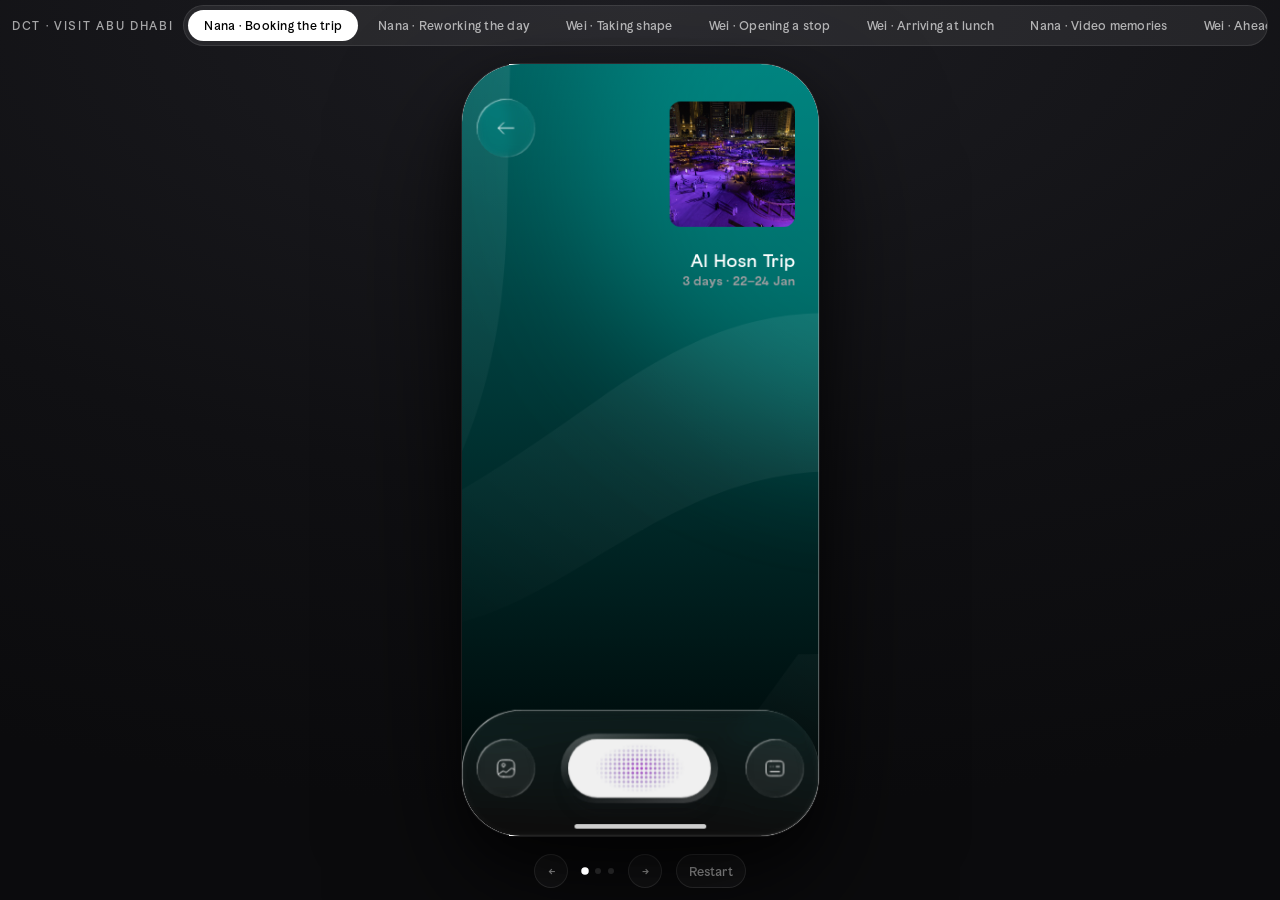
<file: index.html>
<!doctype html>
<html lang="en">
<head>
  <meta charset="utf-8">
  <meta name="viewport" content="width=device-width, initial-scale=1, viewport-fit=cover">
  <meta name="robots" content="noindex, nofollow">
  <title>Al Hosn Trip · DCT Companion Prototype</title>
  <link rel="stylesheet" href="css/styles.css?v=29">
</head>
<body>
  <!-- Liquid Glass lens filters: organic displacement of the backdrop,
       the web analogue of iOS 26's .glassEffect() refraction -->
  <svg class="lg-defs" aria-hidden="true" focusable="false">
    <defs>
      <filter id="lg-lens" x="-20%" y="-20%" width="140%" height="140%" color-interpolation-filters="sRGB">
        <feTurbulence type="fractalNoise" baseFrequency="0.004 0.009" numOctaves="2" seed="17" result="noise"/>
        <feGaussianBlur in="noise" stdDeviation="4" result="soft"/>
        <feDisplacementMap in="SourceGraphic" in2="soft" scale="44" xChannelSelector="R" yChannelSelector="G"/>
      </filter>
      <filter id="lg-lens-sm" x="-30%" y="-30%" width="160%" height="160%" color-interpolation-filters="sRGB">
        <feTurbulence type="fractalNoise" baseFrequency="0.012 0.02" numOctaves="2" seed="7" result="noise"/>
        <feGaussianBlur in="noise" stdDeviation="2.5" result="soft"/>
        <feDisplacementMap in="SourceGraphic" in2="soft" scale="24" xChannelSelector="R" yChannelSelector="G"/>
      </filter>
      <!-- large panels refract far more gently: at card scale the control-layer
           displacement reads as a warp rather than as glass -->
      <filter id="lg-lens-card" x="-15%" y="-15%" width="130%" height="130%" color-interpolation-filters="sRGB">
        <feTurbulence type="fractalNoise" baseFrequency="0.0022 0.005" numOctaves="2" seed="23" result="noise"/>
        <feGaussianBlur in="noise" stdDeviation="6" result="soft"/>
        <feDisplacementMap in="SourceGraphic" in2="soft" scale="18" xChannelSelector="R" yChannelSelector="G"/>
      </filter>
    </defs>
  </svg>

  <div class="touch-cursor" id="touch-cursor" aria-hidden="true"></div>
  <div class="stage">
    <header class="stage-caption">
      <span class="caption-brand">DCT · Visit Abu Dhabi</span>
      <nav class="flow-tabs" id="flow-tabs" aria-label="Journey">
        <span class="flow-glider" aria-hidden="true"></span>
        <button class="flow-tab active" data-flow="booking">Nana · Booking the trip</button>
        <button class="flow-tab" data-flow="rework">Nana · Reworking the day</button>
        <button class="flow-tab" data-flow="home">Wei · Taking shape</button>
        <button class="flow-tab" data-flow="plan">Wei · Opening a stop</button>
        <button class="flow-tab" data-flow="arrive">Wei · Arriving at lunch</button>
        <button class="flow-tab" data-flow="memories">Nana · Video memories</button>
        <button class="flow-tab" data-flow="spa">Wei · Ahead of schedule</button>
        <button class="flow-tab" data-flow="race">Khalid · Race week</button>
      </nav>
    </header>

    <div class="phone-wrap">
      <div class="phone" id="phone">
      <div class="phone-screens">

        <!-- ─────────────── Screen 1 · Voice ask (Nana 3) ─────────────── -->
        <section class="screen s-ask theme-dark active" data-screen="ask">
          <div class="teal-bg">
            <span class="teal-glow-wrap"><img class="teal-glow" src="assets/teal-ellipse.svg" alt=""></span>
            <span class="teal-wave-wrap"><img class="teal-wave" src="assets/teal-wave.svg" alt=""></span>
          </div>

          <button class="circle-btn back-btn on-dark lg lg-sm" data-action="none" aria-label="Back" data-in style="--i:0">
            <img src="assets/icon-arrow-left-white.svg" alt="" width="24" height="24">
          </button>

          <div class="ask-trip-card" data-in style="--i:1">
            <img class="cover kenburns" src="assets/night-market.jpg" alt="Al Hosn night market">
          </div>
          <div class="ask-trip-details" data-in style="--i:2">
            <p class="trip-name on-photo">Al Hosn Trip</p>
            <p class="trip-duration on-photo">3 days · 22–24 Jan</p>
          </div>

          <p class="voice-answer ask-answer" id="ask-answer" aria-live="polite">Help me book everything I need for the trip</p>

          <div class="voice-bar lg" data-in style="--i:1">
            <button class="circle-btn tool-btn tool-left lg lg-sm" aria-label="Gallery">
              <img src="assets/icon-gallery.svg" alt="" width="22" height="22">
            </button>
            <div class="voice-pill lg" id="ask-pill" data-state="idle" role="button" tabindex="0" aria-label="Talk to your companion">
              <span class="pill-glow"></span>
              <img class="pill-idle" src="assets/voice-pill-idle.svg" alt="" width="156" height="64">
              <span class="pill-active">
                <img src="assets/voice-pill-active-dots.svg" alt="" width="120" height="56">
              </span>
            </div>
            <button class="circle-btn tool-btn tool-right lg lg-sm" aria-label="Keyboard">
              <img src="assets/icon-keyboard.svg" alt="" width="24" height="24">
            </button>
          </div>
          <div class="home-indicator hi-light"></div>
        </section>

        <!-- ─────────────── Screen 2 · Booking in progress (Nana 7) ─────────────── -->
        <section class="screen s-loading theme-light" data-screen="loading">
          <span class="host-orb" data-in style="--i:1">
            <img src="assets/avatar.jpg" alt="Your companion host">
          </span>
          <p class="user-echo" data-in style="--i:0">Help me book everything<br aria-hidden="true">I need for the trip</p>

          <p class="ai-reply" id="loading-reply">I booked a flight <br aria-hidden="true">and rented a car for 5</p>

          <article class="book-card card-flight" data-in style="--i:2">
            <img class="card-photo photo-flight blurred" src="assets/flight.jpg" alt="">
            <div class="skel-frost"></div>
            <span class="skel-orb"></span>
            <div class="skel-rows">
              <span class="skel-bar b-sm"></span>
              <span class="skel-bar b-full"></span>
              <span class="skel-bar b-mid"></span>
            </div>
            <div class="skel-loader">
              <span class="arc-wrap">
                <img class="loader-arc" src="assets/loader-arc-80.svg" alt="" width="80" height="80">
                <span class="arc-tip"></span>
              </span>
              <img class="sparkle sparkle-big" src="assets/sparkle-fig-lg.svg" alt="" width="29" height="29">
              <img class="sparkle sparkle-tiny" src="assets/sparkle-fig-sm.svg" alt="" width="9" height="9">
            </div>
          </article>

          <article class="book-card card-car" data-in style="--i:3">
            <img class="card-photo photo-car blurred" src="assets/car.jpg" alt="">
            <div class="skel-frost"></div>
            <span class="skel-orb"></span>
            <div class="skel-rows">
              <span class="skel-bar b-sm"></span>
              <span class="skel-bar b-full"></span>
              <span class="skel-bar b-mid"></span>
            </div>
            <div class="skel-loader">
              <img class="sparkle sparkle-big" src="assets/sparkle-fig-lg.svg" alt="" width="29" height="29">
              <img class="sparkle sparkle-tiny" src="assets/sparkle-fig-sm.svg" alt="" width="9" height="9">
            </div>
          </article>

          <div class="trip-bar bar-light lg" data-in style="--i:1">
            <span class="trip-thumb"><img src="assets/night-market.jpg" alt=""></span>
            <div class="trip-details">
              <p class="tb-name dark-text">Al Hosn Trip</p>
              <p class="tb-duration grey-text">3 days · 22–24 Jan</p>
            </div>
            <button class="orb lg lg-sm orb-on-light" data-action="none" aria-label="Ask companion">
              <img src="assets/orb-dots-figma.svg" alt="" width="48" height="48">
            </button>
          </div>
          <div class="home-indicator hi-dark"></div>
        </section>

        <!-- ─────────────── Screen 3 · Booked results (Nana 8) ─────────────── -->
        <section class="screen s-results theme-light" data-screen="results">
          <span class="host-orb">
            <img src="assets/avatar.jpg" alt="Your companion host">
          </span>
          <p class="user-echo">Help me book everything<br aria-hidden="true">I need for the trip</p>

          <p class="ai-reply" id="results-reply">I booked a flight <br aria-hidden="true">and rented a car for 5</p>

          <article class="book-card card-flight">
            <img class="card-photo photo-flight kenburns" src="assets/flight.jpg" alt="Etihad Airways flight">
            <div class="card-sheen"></div>
            <div class="card-scrim"></div>
            <img class="card-logo logo-flight" src="assets/logo-etihad.png" alt="Etihad Airways" data-in style="--i:1">
            <div class="flight-route" data-in style="--i:2">
              <span class="route-code">RUH</span>
              <img src="assets/icon-airplane-ticket.svg" alt="to" width="24" height="24">
              <span class="route-code">AUH</span>
            </div>
            <div class="flight-when" data-in style="--i:3">
              <img src="assets/icon-calendar.svg" alt="" width="12" height="12">
              <span>Nov 20 2026 - 10:AM - 2:30 H</span>
            </div>
            <button class="confirm-btn breathe" data-action="confirm" data-in style="--i:4">Confirm</button>
          </article>

          <article class="book-card card-car">
            <img class="card-photo photo-car kenburns" src="assets/car.jpg" alt="Rental car">
            <div class="card-sheen"></div>
            <div class="card-scrim"></div>
            <img class="card-logo logo-car" src="assets/logo-car.png" alt="Hertz" data-in style="--i:2">
            <button class="confirm-btn" data-action="confirm" data-in style="--i:5">Confirm</button>
          </article>

          <div class="trip-bar bar-light lg">
            <span class="trip-thumb"><img src="assets/night-market.jpg" alt=""></span>
            <div class="trip-details">
              <p class="tb-name dark-text">Al Hosn Trip</p>
              <p class="tb-duration grey-text">3 days · 22–24 Jan</p>
            </div>
            <button class="orb lg lg-sm orb-on-light" data-action="none" aria-label="Ask companion">
              <img src="assets/orb-dots-figma.svg" alt="" width="48" height="48">
            </button>
          </div>
          <div class="home-indicator hi-dark"></div>
        </section>

        <!-- ═══════ Rework flow · Schedule (stack ⇄ focus) · frames 1, 2, 7, 8 ═══════
             One screen, two states. `data-state` lifts the middle card out of the
             stack; `data-card` swaps which spot sits in that middle slot, so the
             day comes back from the companion holding the newly-added activity. -->
        <section class="screen s-sched theme-light" data-screen="sched" data-state="stack" data-card="artisans">
          <!-- the companion's backdrop, faded up over the day when she takes
               the floor: the only thing that changes between the focus and
               voice moments, so the chrome above it never swaps -->
          <div class="v2-backdrop sched-voice-bg">
            <img class="cover" src="assets/ev-artisans.jpg" alt="">
            <div class="v2-grad"></div>
          </div>

          <span class="host-orb" data-in style="--i:1">
            <img src="assets/avatar-nana.jpg" alt="Your companion host">
          </span>

          <nav class="day-tabs lg" data-tabs="day" aria-label="Trip days" data-in style="--i:0">
            <span class="tab-glider" aria-hidden="true"></span>
            <button class="day-tab active" data-day="1">Day 1</button>
            <button class="day-tab" data-day="2">Day 2</button>
            <button class="day-tab" data-day="3">Day 3</button>
          </nav>

          <div class="sched-stack">
            <article class="ev-card ev-first" data-in style="--i:2">
              <img class="ev-photo kenburns" src="assets/ev-mosque.jpg" alt="">
              <div class="ev-scrim"></div>
              <div class="ev-meta">
                <p class="ev-time">10:00 AM</p>
                <p class="ev-title">Grand Mosque Abu Dhabi</p>
              </div>
            </article>

            <!-- the middle slot: the card the companion reworks -->
            <article class="ev-card ev-mid" data-in style="--i:3">
              <img class="ev-photo mid-artisans kenburns" src="assets/ev-artisans.jpg" alt="">
              <img class="ev-photo mid-hosn kenburns" src="assets/ev-hosn.jpg" alt="">
              <div class="ev-scrim"></div>
              <div class="ev-meta">
                <p class="ev-time">02:00 PM</p>
                <div class="ev-title-swap">
                  <p class="ev-title mid-title-artisans">House of Artisans</p>
                  <p class="ev-title mid-title-hosn">Discover heritage of Qasr Al Hosn</p>
                </div>
              </div>
            </article>

            <article class="ev-card ev-last" data-in style="--i:4">
              <img class="ev-photo kenburns" src="assets/ev-festival.jpg" alt="">
              <div class="ev-scrim"></div>
              <div class="ev-meta">
                <p class="ev-time">04:00 PM</p>
                <p class="ev-title">Al Hosn Festival</p>
              </div>
            </article>
          </div>

          <div class="bottom-veil"></div>
          <div class="trip-bar bar-light lg" data-in style="--i:2">
            <span class="trip-thumb"><img src="assets/night-market.jpg" alt=""></span>
            <div class="trip-details">
              <p class="tb-name dark-text">Al Hosn Trip</p>
              <p class="tb-duration grey-text">3 days · 22–24 Jan</p>
            </div>
            <button class="orb lg lg-sm orb-on-light" data-action="none" aria-label="Ask companion">
              <img src="assets/orb-dots-figma.svg" alt="" width="48" height="48">
            </button>
          </div>

          <!-- the voice moment (frame 3) lives on this same screen, so the
               avatar, day tabs and spot card simply stay where they are -->
          <div class="v2-fade"></div>
          <p class="voice-answer v2-answer" id="v2-answer" aria-live="polite">What we can do instead of going there?</p>
          <button class="orb orb-solo lg lg-sm" id="v2-orb" data-action="none" aria-label="Talk to your companion">
            <span class="orb-halo" aria-hidden="true"></span>
            <img src="assets/orb-dots-figma.svg" alt="" width="48" height="48">
          </button>

          <div class="home-indicator hi-dark"></div>
        </section>

        <!-- ═══════ Rework flow · Searching ⇄ Here you go (frames 4, 5) ═══════
             One screen: the skeletons and the results occupy the same two slots,
             so the answer resolves in place instead of arriving as a new page. -->
        <section class="screen s-search theme-light" data-screen="search" data-state="searching">
          <span class="host-orb" data-in style="--i:1">
            <img src="assets/avatar-nana.jpg" alt="Your companion host">
          </span>

          <nav class="day-tabs lg" data-tabs="day" aria-label="Trip days" data-in style="--i:0">
            <span class="tab-glider" aria-hidden="true"></span>
            <button class="day-tab active" data-day="1">Day 1</button>
            <button class="day-tab" data-day="2">Day 2</button>
            <button class="day-tab" data-day="3">Day 3</button>
          </nav>

          <!-- the day either side of the answer, pushed out of focus -->
          <article class="ev-card se-ghost se-ghost-top">
            <img class="ev-photo" src="assets/ev-mosque.jpg" alt="">
            <div class="ev-scrim"></div>
            <div class="ev-meta">
              <p class="ev-time">10:00 AM</p>
              <p class="ev-title">Grand Mosque Abu Dhabi</p>
            </div>
          </article>
          <article class="ev-card se-ghost se-ghost-bottom">
            <img class="ev-photo" src="assets/ev-festival.jpg" alt="">
            <div class="ev-scrim"></div>
            <div class="ev-meta">
              <p class="ev-time">04:00 PM</p>
              <p class="ev-title">Al Hosn Festival</p>
            </div>
          </article>

          <p class="se-heading" id="se-searching">Searching...</p>
          <p class="se-heading" id="se-hereyougo">Here you go</p>

          <div class="se-row">
            <div class="se-slot">
              <!-- skeleton and result share the slot; only one is ever lit -->
              <div class="sk-card">
                <img class="sk-photo" src="assets/sug-heritage.jpg" alt="">
                <div class="sk-tint"></div>
                <div class="skel-loader sk-loader">
                  <span class="arc-wrap">
                    <img class="loader-arc" src="assets/loader-arc-80.svg" alt="" width="72" height="72">
                    <span class="arc-tip"></span>
                  </span>
                  <img class="sparkle sparkle-big" src="assets/sparkle-fig-lg.svg" alt="" width="26" height="26">
                  <img class="sparkle sparkle-tiny" src="assets/sparkle-fig-sm.svg" alt="" width="8" height="8">
                </div>
                <div class="sk-rows">
                  <span class="skel-bar b-sm"></span>
                  <span class="skel-bar b-full"></span>
                  <span class="skel-bar b-mid"></span>
                </div>
              </div>
              <article class="sug-card">
                <img class="sug-thumb" src="assets/sug-heritage.jpg" alt="">
                <div class="sug-text">
                  <p class="sug-time">02:00 PM</p>
                  <p class="sug-title">Discover heritage of Qasr Al Hosn</p>
                </div>
                <button class="add-btn" id="add-heritage" data-action="none">
                  <img src="assets/icon-add.svg" alt="" width="24" height="24">
                  <span>Add</span>
                </button>
              </article>
            </div>

            <div class="se-slot">
              <div class="sk-card">
                <img class="sk-photo" src="assets/sug-secrets.jpg" alt="">
                <div class="sk-tint"></div>
                <div class="skel-loader sk-loader">
                  <span class="arc-wrap">
                    <img class="loader-arc" src="assets/loader-arc-80.svg" alt="" width="72" height="72">
                    <span class="arc-tip"></span>
                  </span>
                  <img class="sparkle sparkle-big" src="assets/sparkle-fig-lg.svg" alt="" width="26" height="26">
                  <img class="sparkle sparkle-tiny" src="assets/sparkle-fig-sm.svg" alt="" width="8" height="8">
                </div>
                <div class="sk-rows">
                  <span class="skel-bar b-sm"></span>
                  <span class="skel-bar b-full"></span>
                  <span class="skel-bar b-mid"></span>
                </div>
              </div>
              <article class="sug-card">
                <img class="sug-thumb" src="assets/sug-secrets.jpg" alt="">
                <div class="sug-text">
                  <p class="sug-time">02:00 PM</p>
                  <p class="sug-title">Secrets of Qasr Al Hosn</p>
                </div>
                <button class="add-btn" data-action="none">
                  <img src="assets/icon-add.svg" alt="" width="24" height="24">
                  <span>Add</span>
                </button>
              </article>
            </div>
          </div>

          <div class="bottom-veil"></div>
          <div class="trip-bar bar-light lg" data-in style="--i:2">
            <span class="trip-thumb"><img src="assets/night-market.jpg" alt=""></span>
            <div class="trip-details">
              <p class="tb-name dark-text">Al Hosn Trip</p>
              <p class="tb-duration grey-text">3 days · 22–24 Jan</p>
            </div>
            <button class="orb lg lg-sm orb-on-light" data-action="none" aria-label="Ask companion">
              <img src="assets/orb-dots-figma.svg" alt="" width="48" height="48">
            </button>
          </div>
          <div class="home-indicator hi-dark"></div>
        </section>

        <!-- ═══════ Rework flow · Adding to your itinerary (frame 6) ═══════ -->
        <section class="screen s-adding" data-screen="adding">
          <div class="v2-backdrop">
            <img class="cover" src="assets/ev-hosn.jpg" alt="">
            <div class="v2-grad"></div>
          </div>

          <span class="host-orb" data-in style="--i:1">
            <img src="assets/avatar-nana.jpg" alt="Your companion host">
          </span>

          <nav class="day-tabs lg" data-tabs="day" aria-label="Trip days" data-in style="--i:0">
            <span class="tab-glider" aria-hidden="true"></span>
            <button class="day-tab active" data-day="1">Day 1</button>
            <button class="day-tab" data-day="2">Day 2</button>
            <button class="day-tab" data-day="3">Day 3</button>
          </nav>

          <!-- the card itself is the shared #hero-card, riding above the screens -->

          <div class="v2-fade"></div>
          <div class="ai-loader ad-loader">
            <span class="loader-disc"></span>
            <img class="loader-ring" src="assets/loader-sweep.png" alt="" width="104" height="104">
            <img class="loader-spark spark-lg" src="assets/sparkle-fig-lg.svg" alt="" width="38" height="38">
            <img class="loader-spark spark-sm" src="assets/sparkle-fig-sm.svg" alt="" width="12" height="12">
          </div>
          <p class="voice-answer ad-text" id="ad-text">Adding to your Itinerary</p>
          <div class="home-indicator hi-light"></div>
        </section>

        <!-- ═══════ Taking-shape flow · Experience Abu Dhabi homepage (29:507 → 29:374) ═══════
             One scrollable page: the content emerges softly, then the page
             glides down and rests on the "Shape into itinerary" banner. -->
        <section class="screen s-home theme-light" data-screen="home">
          <div class="home-bg" aria-hidden="true">
            <img class="home-swirl" src="assets/ead-pattern.svg" alt="">
          </div>

          <div class="home-scroll" id="home-scroll">
            <div class="home-col">
              <div class="home-hero" data-in style="--i:0">
                <h1 class="home-title">Your Abu Dhabi is taking shape!</h1>
                <p class="home-sub">3 place saved - shared with Wei</p>
              </div>

              <div class="saved-row">
                <article class="saved-card" data-in style="--i:1">
                  <img class="cover kenburns" src="assets/saved-art.jpg" alt="Family Art Trail">
                  <div class="saved-veil"></div>
                  <div class="saved-meta">
                    <p class="saved-name">Family Art Trail</p>
                    <p class="saved-note">2hrs • ages 6-12</p>
                  </div>
                </article>
                <article class="saved-card" data-in style="--i:2">
                  <img class="cover kenburns" src="assets/saved-hosn.jpg" alt="Qasr Al Hosn">
                  <div class="saved-veil"></div>
                  <div class="saved-meta">
                    <p class="saved-name">Qasr Al Hosn</p>
                    <p class="saved-note">Oldest building in the city</p>
                  </div>
                </article>
                <article class="saved-card" data-in style="--i:3">
                  <img class="cover kenburns" src="assets/saved-market.jpg" alt="Mina Zayed Market">
                  <div class="saved-veil"></div>
                  <div class="saved-meta">
                    <p class="saved-name">Mina Zayed Market</p>
                    <p class="saved-note">Local market</p>
                  </div>
                </article>
              </div>

              <div class="dates-card lg lg-card" data-in style="--i:4">
                <div class="dates-head">
                  <p class="dates-title">During you dates</p>
                  <p class="dates-range">14-20 Nov</p>
                </div>
                <div class="dates-rows">
                  <div class="date-row">
                    <span class="date-chip"><b>14</b>NOV</span>
                    <div class="date-text">
                      <p class="date-name">Qasr Al Hosn evening tour</p>
                      <p class="date-note">Explore secrets of old town</p>
                    </div>
                  </div>
                  <div class="date-row">
                    <span class="date-chip"><b>15</b>NOV</span>
                    <div class="date-text">
                      <p class="date-name">Cooking workshop</p>
                      <p class="date-note">Cultural experience</p>
                    </div>
                  </div>
                  <div class="date-row">
                    <span class="date-chip"><b>15</b>NOV</span>
                    <div class="date-text">
                      <p class="date-name">Secrets of Qasr Al Hosn</p>
                      <p class="date-note">Explore secrets of old town</p>
                    </div>
                  </div>
                </div>
              </div>

              <article class="shape-banner" id="shape-banner" data-in style="--i:5">
                <img class="banner-photo" src="assets/banner-shade.jpg" alt="">
                <div class="banner-grad"></div>
                <div class="banner-card lg lg-card">
                  <p class="banner-text">Shape into itinerary everything that you’ve saved.</p>
                  <button class="ask-btn" data-action="none">Ask Abu Dhabi</button>
                </div>
              </article>
            </div>
          </div>

          <div class="home-topfade"></div>
          <header class="home-header" data-in style="--i:0">
            <img class="home-logo" src="assets/ead-logo.svg" alt="Experience Abu Dhabi" width="103" height="26">
            <img class="home-controls" src="assets/ead-header-btns.svg" alt="" width="75" height="30">
          </header>

          <!-- the tab bar is one flattened export (33:832), so its glass and
               the sparkle's glow read exactly as designed -->
          <img class="home-nav" src="assets/home-navbar.png?v=2" alt="App sections"
               width="390" height="117" data-in style="--i:1">
        </section>

        <!-- ═══════ Opening-a-stop flow · day plan (34:1563 → 34:1727) ═══════
             The timeline scrolls to its last stop, then that card grows into
             the detail card — the same card throughout, so the open reads as
             one gesture rather than a new screen. -->
        <section class="screen s-plan theme-light" data-screen="plan" data-state="top">
          <div class="plan-scroll" id="plan-scroll">
            <div class="plan-col">
              <div class="plan-hero" data-in style="--i:1">
                <h1 class="plan-title">Your Abu Dhabi Trip</h1>
                <p class="plan-sub">14-20 Nov • 3 travellers - shared with Wei</p>
              </div>

              <nav class="plan-days lg lg-card" data-tabs="plan" aria-label="Trip days" data-in style="--i:2">
                <span class="plan-glider" aria-hidden="true"></span>
                <button class="plan-day active">Day 1</button>
                <button class="plan-day">Day 2</button>
                <button class="plan-day">Day 3</button>
                <button class="plan-day">Day 4</button>
              </nav>

              <div class="timeline" id="timeline">
                <div class="tl-row" data-in style="--i:3">
                  <div class="tl-rail"><span class="tl-dot"></span><span class="tl-time">09:30</span><span class="tl-line"></span></div>
                  <article class="tl-card">
                    <img class="tl-photo ph-louvre" src="assets/tl-louvre.jpg" alt="">
                    <div class="tl-grad"></div>
                    <div class="tl-meta">
                      <p class="tl-name"><b>Louvre Abu Dhabi -</b> Family Art Trail</p>
                      <p class="tl-note">2 hrs•Saadiyat Island • Family ticket</p>
                    </div>
                    <span class="tl-more"><img src="assets/icon-dot.svg" alt=""><img src="assets/icon-dot.svg" alt=""><img src="assets/icon-dot.svg" alt=""></span>
                  </article>
                </div>

                <div class="tl-row" data-in style="--i:4">
                  <div class="tl-rail"><span class="tl-dot"></span><span class="tl-time">14:00</span><span class="tl-line"></span></div>
                  <article class="tl-card">
                    <img class="tl-photo" src="assets/tl-fanar.jpg" alt="">
                    <div class="tl-grad"></div>
                    <div class="tl-meta">
                      <p class="tl-name"><b>Al Fanar - Lunch</b></p>
                      <p class="tl-note">2 min walk · kids' menu</p>
                    </div>
                    <span class="tl-more"><img src="assets/icon-dot.svg" alt=""><img src="assets/icon-dot.svg" alt=""><img src="assets/icon-dot.svg" alt=""></span>
                  </article>
                </div>

                <div class="tl-row" data-in style="--i:5">
                  <div class="tl-rail"><span class="tl-dot"></span><span class="tl-time">16:00</span><span class="tl-line"></span></div>
                  <article class="tl-card">
                    <img class="tl-photo" src="assets/tl-teamlab.jpg" alt="">
                    <div class="tl-grad"></div>
                    <div class="tl-meta">
                      <p class="tl-name"><b>teamLab Phenomena</b></p>
                      <p class="tl-note">Moved earlier · 2.5 hrs</p>
                    </div>
                    <span class="tl-more"><img src="assets/icon-dot.svg" alt=""><img src="assets/icon-dot.svg" alt=""><img src="assets/icon-dot.svg" alt=""></span>
                  </article>
                </div>

                <div class="tl-row" data-in style="--i:6">
                  <div class="tl-rail"><span class="tl-dot"></span><span class="tl-time">20:00</span></div>
                  <article class="tl-card tl-qasr" id="qasr-card" data-action="none">
                    <img class="tl-photo ph-qasr" src="assets/tl-qasr.jpg" alt="">
                    <div class="tl-grad"></div>
                    <div class="tl-meta">
                      <p class="tl-name"><b>Qasr Al Hosn — evening tour</b></p>
                      <p class="tl-note">Year-round · the fort after dark</p>
                    </div>
                    <span class="tl-more"><img src="assets/icon-dot.svg" alt=""><img src="assets/icon-dot.svg" alt=""><img src="assets/icon-dot.svg" alt=""></span>
                  </article>
                </div>
              </div>
            </div>
          </div>

          <!-- the scrims that push the day back while the stop is open -->
          <div class="plan-veil plan-veil-top"></div>
          <div class="plan-veil plan-veil-bottom"></div>

          <!-- the stop, grown from the card the finger touched -->
          <article class="detail-card" id="detail-card" aria-hidden="true">
            <img class="tl-photo ph-qasr" src="assets/tl-qasr.jpg" alt="">
            <div class="tl-grad detail-grad"></div>
            <div class="detail-meta">
              <p class="detail-name">Qasr Al Hosn — evening tour</p>
              <p class="detail-note">Year-round · the fort after dark</p>
            </div>
            <div class="detail-info lg lg-card">
              <img src="assets/icon-info.svg" alt="" width="18" height="18">
              <p>The oldest building in the city, ten minutes from dinner. Open all year.</p>
            </div>
          </article>

          <div class="detail-actions" id="detail-actions">
            <button class="act-share" data-action="none">
              <span>Share with Wei</span>
              <img src="assets/icon-share.svg" alt="" width="20" height="20">
            </button>
            <button class="act-edit lg lg-card" data-action="none">Edit</button>
          </div>

          <button class="circle-btn plan-back lg lg-sm" data-action="none" aria-label="Back" data-in style="--i:0">
            <img src="assets/icon-arrow-left-dark.svg" alt="" width="24" height="24">
          </button>
          <img class="plan-controls" src="assets/plan-header-btns.svg" alt="" width="75" height="30" data-in style="--i:0">

          <img class="home-nav" src="assets/home-navbar.png?v=2" alt="App sections"
               width="390" height="117" data-in style="--i:1">
        </section>

        <!-- ═══════ Arriving-at-lunch flow · next stop → order (34:2403 → 34:2426) ═══════ -->
        <section class="screen s-arrive" data-screen="arrive" data-state="stop">
          <!-- the restaurant, blurred behind the whole screen -->
          <div class="arr-bg">
            <img class="cover" src="assets/tl-fanar.jpg" alt="">
            <div class="arr-grad"></div>
          </div>

          <button class="circle-btn arr-back lg lg-sm" data-action="none" aria-label="Back" data-in style="--i:0">
            <img src="assets/icon-arrow-left-white.svg" alt="" width="24" height="24">
          </button>
          <img class="arr-controls" src="assets/plan-header-btns.svg" alt="" width="75" height="30" data-in style="--i:0">

          <!-- ── the stop card ── -->
          <p class="arr-heading" data-in style="--i:1">Your Next Stop:</p>
          <article class="arr-card" data-in style="--i:2">
            <img class="cover kenburns" src="assets/tl-fanar.jpg" alt="Al Fanar">
            <div class="arr-card-grad"></div>
            <div class="arr-card-meta">
              <p class="arr-card-name">Al Fanar - Lunch</p>
              <p class="arr-card-note">2 min walk · kids' menu</p>
            </div>
          </article>
          <div class="arr-fade"></div>
          <button class="arr-cta breathe" id="here-btn" data-action="none" data-in style="--i:3">I'm here</button>
          <div class="home-indicator hi-light arr-hi"></div>

          <!-- ── the recommendation, revealed by the tap ── -->
          <span class="arr-thumb">
            <img src="assets/tl-fanar.jpg" alt="">
          </span>
          <p class="arr-echo">I'm here. What should I order?</p>
          <p class="arr-reply" id="arr-reply">Based on what guests love here, I'd recommend you:</p>

          <div class="dish-row">
            <article class="dish-card" style="--d:0">
              <img class="cover" src="assets/dish-hammour.jpg" alt="Grilled hammour">
              <div class="dish-grad"></div>
              <button class="dish-add" data-action="none" aria-label="Add Grilled hammour">
                <img src="assets/icon-add-white.svg" alt="" width="24" height="24">
              </button>
              <div class="dish-meta">
                <p class="dish-name">Grilled hammour</p>
                <p class="dish-likes"><img src="assets/icon-heart.svg" alt="" width="20" height="20">312 people liked</p>
              </div>
            </article>
            <article class="dish-card" style="--d:1">
              <img class="cover" src="assets/dish-mezze.jpg" alt="Mezze platter">
              <div class="dish-grad"></div>
              <button class="dish-add" data-action="none" aria-label="Add Mezze platter">
                <img src="assets/icon-add-white.svg" alt="" width="24" height="24">
              </button>
              <div class="dish-meta">
                <p class="dish-name">Mezze platter</p>
                <p class="dish-likes"><img src="assets/icon-heart.svg" alt="" width="20" height="20">296 people liked</p>
              </div>
            </article>
          </div>

          <img class="home-nav arr-nav" src="assets/home-navbar.png?v=2" alt="App sections"
               width="390" height="117">
        </section>

        <!-- ─── Screen · Video memories board (48:579 → 48:605) ───
             Two steps on one screen: the board, then the same board frosted
             back while the companion reads the trip out loud. The blur has to
             rise over the real collage, so this can never be two screens. -->
        <section class="screen s-vm theme-light" data-screen="vm" data-state="board">
          <img class="vm-field" src="assets/vm-lilac.svg" alt="" aria-hidden="true">

          <h1 class="vm-title" data-in style="--i:0">Make your<br aria-hidden="true">Video Memories</h1>

          <div class="vm-collage">
            <article class="vm-card vm-louvre" data-in style="--i:1">
              <img class="cover kenburns" src="assets/vm-louvre.jpg" alt="Louvre Abu Dhabi">
            </article>
            <article class="vm-card vm-mazi" data-in style="--i:2">
              <img class="cover kenburns" src="assets/vm-mazi.jpg" alt="Dinner at Mazi">
            </article>
            <article class="vm-card vm-spa" data-in style="--i:3">
              <img class="cover kenburns" src="assets/vm-spa.jpg" alt="Spa morning">
            </article>
            <div class="vm-slot" data-in style="--i:4">
              <img src="assets/icon-gallery-edit.svg" alt="" width="32" height="32">
            </div>
            <span class="vm-tag tag-mazi" data-in style="--i:3">Mazi</span>
            <span class="vm-tag tag-spa" data-in style="--i:4">Spa</span>
          </div>

          <div class="trip-bar bar-light lg vm-bar" data-in style="--i:2">
            <span class="trip-thumb"><img src="assets/vm-shoptalk.jpg" alt=""></span>
            <div class="trip-details">
              <p class="tb-name dark-text">Luxe ShopTalk</p>
              <p class="tb-duration grey-text">4 days · 2-4 Feb</p>
            </div>
            <button class="orb lg lg-sm orb-on-light" data-action="none" aria-label="Ask companion">
              <img src="assets/orb-dots-figma.svg" alt="" width="48" height="48">
            </button>
          </div>

          <!-- the frost that settles over the board while the companion talks -->
          <div class="vm-sheet"></div>
          <p class="vm-prompt" id="vm-prompt">Let’s generate the Video memories</p>
          <button class="vm-gen" id="vm-gen" data-action="none" aria-label="Generate the video memories">
            <img src="assets/vm-gen-pill.svg" alt="" width="169" height="88">
          </button>

          <div class="home-indicator hi-dark"></div>
        </section>

        <!-- ─── Screen · Generating the memories (48:628) ─── -->
        <section class="screen s-gen" data-screen="gen">
          <img class="gen-streak" src="assets/vm-streak.svg" alt="" aria-hidden="true">

          <article class="gen-card gen-left" data-in style="--i:1">
            <img class="cover kenburns" src="assets/vm-corniche.jpg" alt="">
          </article>
          <article class="gen-card gen-right" data-in style="--i:2">
            <img class="cover kenburns" src="assets/vm-spa-room.jpg" alt="">
          </article>
          <article class="gen-card gen-mid" data-in style="--i:0">
            <img class="cover kenburns" src="assets/vm-hall.jpg" alt="">
            <span class="gen-sheen"></span>
          </article>

          <div class="gen-veil"></div>

          <div class="ai-loader gen-loader" data-in style="--i:3">
            <span class="loader-disc"></span>
            <img class="loader-ring" src="assets/loader-sweep.png" alt="" width="104" height="104">
            <img class="loader-spark spark-lg" src="assets/sparkle-fig-lg.svg" alt="" width="38" height="38">
            <img class="loader-spark spark-sm" src="assets/sparkle-fig-sm.svg" alt="" width="12" height="12">
          </div>
          <p class="gen-text" id="gen-text" aria-live="polite">Generating Your<br aria-hidden="true">Trip Memories</p>

          <div class="home-indicator hi-light"></div>
        </section>

        <!-- ─── Screen · Your trip highlights (48:644) ─── -->
        <section class="screen s-high theme-light" data-screen="high">
          <img class="vm-field high-field" src="assets/vm-lilac.svg" alt="" aria-hidden="true">

          <p class="high-intro" data-in style="--i:0">You leaned into waterfront walks, scenic runs,
            spa mornings and destination dining.</p>

          <article class="high-card high-back" data-in style="--i:1">
            <img class="cover" src="assets/vm-corniche.jpg" alt="">
          </article>
          <article class="high-card high-front" data-in style="--i:1">
            <img class="cover kenburns" src="assets/vm-waterfront.jpg" alt="Walking the Corniche">
            <div class="high-grad"></div>
          </article>
          <p class="high-days" data-in style="--i:2">4 Days</p>
          <h2 class="high-title" data-in style="--i:2">Your Trip<br aria-hidden="true">Highlights</h2>

          <span class="high-pill" data-in style="--i:3">Ready to share</span>
          <figure class="high-quote" data-in style="--i:4">
            <img src="assets/vm-avatar.jpg" alt="" width="40" height="40">
            <figcaption>Unforgettable Middle East experience!</figcaption>
          </figure>

          <button class="high-share breathe" data-action="none" data-in style="--i:5">Share</button>

          <div class="home-indicator hi-dark"></div>
        </section>

        <!-- ─── Screen · Ahead of schedule (52:716 → 52:699) ───
             Two steps on one screen, because the card is the same card: the
             tap on "Add to your plan" has to move it, not replace it. -->
        <section class="screen s-spa" data-screen="spa" data-state="offer">
          <div class="spa-field">
            <img class="spa-streak" src="assets/spa-streak.svg" alt="" aria-hidden="true">
            <span class="spa-glow"><img src="assets/spa-glow.svg" alt="" aria-hidden="true"></span>
          </div>

          <!-- the same photo the card holds, thrown out of focus behind it -->
          <div class="spa-wash">
            <img class="spa-wash-photo" src="assets/spa-bowl.jpg" alt="">
            <div class="spa-wash-top"></div>
            <div class="spa-wash-light"></div>
            <div class="spa-wash-dark"></div>
          </div>

          <button class="circle-btn back-btn spa-back lg lg-sm" data-action="none" aria-label="Back" data-in style="--i:0">
            <img src="assets/icon-arrow-left-white.svg" alt="" width="24" height="24">
          </button>

          <p class="spa-note" data-in style="--i:1">
            <b>You're ahead of schedule!</b><br aria-hidden="true">
            You've got extra time before your flight. Want to try something you didn't plan?
          </p>

          <article class="spa-card" id="spa-card" data-in style="--i:2">
            <img class="cover kenburns" src="assets/spa-bowl.jpg" alt="A morning spa treatment">
            <div class="spa-grad-foot"></div>
            <div class="spa-grad-head"></div>
            <div class="spa-chips">
              <span class="spa-chip">
                <img src="assets/icon-chip-sparkle.svg" alt="" width="18" height="20">
                Matches your interest in Wellness
              </span>
              <span class="spa-chip">
                <img src="assets/icon-chip-timer.svg" alt="" width="19" height="19">
                Fits before your airport transfer
              </span>
            </div>
            <div class="spa-details">
              <h2 class="spa-title">A morning spa treatment</h2>
              <p class="spa-meta">St. Regis Saadiyat<i class="spa-sep"> · </i><br class="spa-break" aria-hidden="true">5-min drive · available now</p>
            </div>
          </article>

          <button class="spa-add breathe" id="spa-add" data-in style="--i:3">Add to<br aria-hidden="true">your plan</button>

          <div class="voice-bar spa-bar" data-in style="--i:3">
            <button class="circle-btn tool-btn tool-left lg lg-sm" data-action="none" aria-label="Gallery">
              <img src="assets/icon-gallery.svg" alt="" width="22" height="22">
            </button>
            <div class="voice-pill lg" data-state="idle" role="button" tabindex="0" aria-label="Talk to your companion">
              <span class="pill-glow"></span>
              <img class="pill-idle" src="assets/voice-pill-idle.svg" alt="" width="156" height="64">
              <span class="pill-active">
                <img src="assets/voice-pill-active-dots.svg" alt="" width="120" height="56">
              </span>
            </div>
            <button class="circle-btn tool-btn tool-right lg lg-sm" data-action="none" aria-label="Keyboard">
              <img src="assets/icon-keyboard.svg" alt="" width="24" height="24">
            </button>
          </div>

          <!-- the itinerary loader: Figma's shared sweep ring + sparkles -->
          <div class="ai-loader ad-loader spa-loader">
            <span class="loader-disc"></span>
            <img class="loader-ring" src="assets/loader-sweep.png" alt="" width="104" height="104">
            <img class="loader-spark spark-lg" src="assets/sparkle-fig-lg.svg" alt="" width="38" height="38">
            <img class="loader-spark spark-sm" src="assets/sparkle-fig-sm.svg" alt="" width="12" height="12">
          </div>
          <p class="voice-answer ad-text spa-adding" id="spa-adding">Adding to your Itinerary</p>

          <div class="home-indicator hi-light"></div>
        </section>

        <!-- ═══════ Race-week flow · Khalid plans the Grand Prix (EAD Sprint) ═══════
             The event page hands off to the companion for a name, a mood
             board and a build, then hands back a plan in its own card. -->

        <!-- ─── Screen · the Grand Prix event page ─── -->
        <section class="screen s-race" data-screen="race">
          <div class="race-scroll" id="race-scroll">
            <div class="race-hero" data-in style="--i:0">
              <img class="cover kenburns" src="assets/race-hero.jpg" alt="Formula 1 cars under the lights at Yas Marina Circuit">
              <div class="race-hero-veil"></div>
              <div class="race-topbar">
                <span class="race-back"><img src="assets/icon-arrow-left-white.svg" alt="">Back</span>
                <span class="race-tools">
                  <img src="assets/icon-heart.svg" alt="" style="filter: brightness(0) invert(1)">
                  <img src="assets/icon-share.svg" alt="" style="filter: brightness(0) invert(1)">
                </span>
              </div>
              <h1 class="race-title">Formula 1 Etihad Airways Abu Dhabi Grand Prix</h1>
              <p class="race-date"><img src="assets/icon-calendar-ead.svg" alt="">4 to 7 Dec 2026</p>
              <div class="race-count" id="race-count" aria-label="Countdown to the race">
                <span class="unit"><b data-u="d">60</b><small>Days</small></span><span class="colon">:</span>
                <span class="unit"><b data-u="h">01</b><small>Hours</small></span><span class="colon">:</span>
                <span class="unit"><b data-u="m">30</b><small>Mins</small></span><span class="colon">:</span>
                <span class="unit"><b data-u="s">00</b><small>Secs</small></span>
              </div>
            </div>

            <div class="race-book" data-in style="--i:1">
              <p class="race-price"><small>From</small><span class="dirham">₯</span><b>1695</b></p>
              <button class="ead-cta" data-action="none">Book tickets</button>
            </div>

            <article class="race-ask" data-in style="--i:2">
              <p class="ask-brand"><img src="assets/icon-ask-sparkle.svg" alt="">Ask Abu Dhabi</p>
              <h2 class="ask-title">Build your itinerary in three taps</h2>
              <div class="ask-lines">
                <p class="ask-line">We're <span class="ask-chip">a family of four</span></p>
                <p class="ask-line">coming for <span class="ask-chip">four days</span></p>
                <p class="ask-line">looking for <span class="ask-chip">culture and the race</span></p>
              </div>
              <p class="ask-note">From the ad you tapped and trips like yours. Tap any part to change it.</p>
              <button class="ead-cta wide" id="race-build" data-action="none">Build our week</button>
            </article>
          </div>
        </section>

        <!-- ─── Screen · a name for the trip (246:11643) ─── -->
        <section class="screen s-name theme-dark" data-screen="name">
          <div class="race-field">
            <img class="spa-streak" src="assets/spa-streak.svg" alt="" aria-hidden="true">
            <span class="race-bloom"><img src="assets/race-glow.svg" alt="" aria-hidden="true"></span>
          </div>

          <button class="circle-btn back-btn on-dark lg lg-sm" data-action="none" aria-label="Back" data-in style="--i:0">
            <img src="assets/icon-arrow-left-white.svg" alt="" width="24" height="24">
          </button>

          <p class="race-q" data-in style="--i:1">Let's start with a name. What are we calling this trip?</p>

          <p class="voice-answer race-answer" id="name-answer" aria-live="polite">Let’s call it Race Week and I want help building it</p>

          <div class="voice-bar lg" data-in style="--i:1">
            <button class="circle-btn tool-btn tool-left lg lg-sm" data-action="none" aria-label="Gallery">
              <img src="assets/icon-gallery.svg" alt="" width="22" height="22">
            </button>
            <div class="voice-pill lg" id="name-pill" data-state="idle" role="button" tabindex="0" aria-label="Talk to your companion">
              <span class="pill-glow"></span>
              <img class="pill-idle" src="assets/voice-pill-idle.svg" alt="" width="156" height="64">
              <span class="pill-active">
                <img src="assets/voice-pill-active-dots.svg" alt="" width="120" height="56">
              </span>
            </div>
            <button class="circle-btn tool-btn tool-right lg lg-sm" data-action="none" aria-label="Keyboard">
              <img src="assets/icon-keyboard.svg" alt="" width="24" height="24">
            </button>
          </div>
          <div class="home-indicator hi-light"></div>
        </section>

        <!-- ─── Screen · which of these feels like your trip (246:11830) ─── -->
        <section class="screen s-mood" data-screen="mood">
          <img class="mood-streak" src="assets/race-mood-streak.svg" alt="" aria-hidden="true">

          <div class="mood-tile tile-1"><img class="cover" src="assets/race-mosque.jpg" alt=""></div>
          <div class="mood-tile tile-2"><img class="cover" src="assets/race-garage.jpg" alt=""></div>
          <div class="mood-tile tile-3" data-mood="culture" data-in style="--i:1">
            <img class="cover" src="assets/race-mosque.jpg" alt="Sheikh Zayed Grand Mosque at dusk">
            <button class="mood-pick" data-action="none" aria-label="Pick culture">
              <img class="ic-add" src="assets/icon-add-thin.svg" alt=""><img class="ic-check" src="assets/icon-check.svg" alt="">
            </button>
          </div>
          <div class="mood-tile tile-4" data-mood="race" data-in style="--i:2">
            <img class="cover" src="assets/race-garage.jpg" alt="A family in the Formula 1 garage">
            <button class="mood-pick" data-action="none" aria-label="Pick the race">
              <img class="ic-add" src="assets/icon-add-thin.svg" alt=""><img class="ic-check" src="assets/icon-check.svg" alt="">
            </button>
          </div>
          <div class="mood-tile tile-5" data-mood="desert" data-in style="--i:3">
            <img class="cover" src="assets/race-desert.jpg" alt="A dune drive">
            <button class="mood-pick" data-action="none" aria-label="Pick the desert">
              <img class="ic-add" src="assets/icon-add-thin.svg" alt=""><img class="ic-check" src="assets/icon-check.svg" alt="">
            </button>
          </div>
          <div class="mood-tile tile-6" data-mood="art" data-in style="--i:4">
            <img class="cover" src="assets/race-teamlab.jpg" alt="teamLab Phenomena">
            <button class="mood-pick" data-action="none" aria-label="Pick art">
              <img class="ic-add" src="assets/icon-add-thin.svg" alt=""><img class="ic-check" src="assets/icon-check.svg" alt="">
            </button>
          </div>

          <div class="mood-top"></div>
          <div class="mood-foot"></div>

          <button class="circle-btn back-btn on-dark lg lg-sm" data-action="none" aria-label="Back" data-in style="--i:0">
            <img src="assets/icon-arrow-left-white.svg" alt="" width="24" height="24">
          </button>
          <p class="race-q" data-in style="--i:0">Which of these feels like your kind of trip?</p>

          <button class="mood-create" id="mood-create" data-action="none" data-in style="--i:5">Create</button>
          <div class="home-indicator hi-light"></div>
        </section>

        <!-- ─── Screen · building the week (246:11859) ─── -->
        <section class="screen s-build theme-light" data-screen="build">
          <div class="build-tabs" data-in style="--i:0">
            <span class="build-tab on"><span></span></span>
            <span class="build-tab"><span></span></span>
            <span class="build-tab"><span></span></span>
          </div>

          <article class="build-card build-1" data-in style="--i:1">
            <img class="cover" src="assets/race-garage.jpg" alt="">
            <div class="build-frost"></div>
            <div class="build-rows"><span class="r1"></span><span class="r2"></span><span class="r3"></span></div>
            <span class="build-orb"></span>
            <div class="ai-loader build-loader">
              <span class="loader-disc"></span>
              <img class="loader-ring" src="assets/loader-sweep.png" alt="" width="104" height="104">
              <img class="loader-spark spark-lg" src="assets/sparkle-fig-lg.svg" alt="" width="38" height="38">
              <img class="loader-spark spark-sm" src="assets/sparkle-fig-sm.svg" alt="" width="12" height="12">
            </div>
          </article>

          <article class="build-card build-2" data-in style="--i:2">
            <img class="cover" src="assets/race-mosque.jpg" alt="">
            <div class="build-frost"></div>
            <div class="build-rows"><span class="r1"></span><span class="r2"></span><span class="r3"></span></div>
            <span class="build-orb"></span>
            <img class="build-sparks" src="assets/skel-sparkles.svg" alt="" width="52" height="56">
          </article>
          <div class="home-indicator hi-light"></div>
        </section>

        <!-- ─── Screen · your race week, planned — the schedule frame (250:12912) ─── -->
        <section class="screen s-week theme-light" data-screen="week" data-day="0">
          <div class="week-scroll" id="week-scroll">
            <div class="week-col">
              <div class="timeline wk-list" data-day="0">
                <div class="tl-row" data-in style="--i:3">
                  <div class="tl-rail"><span class="tl-dot"></span><span class="tl-time">10:00</span><span class="tl-line"></span></div>
                  <article class="wk-card"><img class="wk-photo" src="assets/vm-hall.jpg" alt=""><div class="wk-grad"></div><p class="wk-name">Zayed National Museum</p></article>
                </div>
                <div class="tl-row" data-in style="--i:4">
                  <div class="tl-rail"><span class="tl-dot"></span><span class="tl-time">14:00</span><span class="tl-line"></span></div>
                  <article class="wk-card"><img class="wk-photo" src="assets/race-garage.jpg" alt=""><div class="wk-grad"></div><p class="wk-name">First practice, Yas Marina</p></article>
                </div>
                <div class="tl-row" data-in style="--i:5">
                  <div class="tl-rail"><span class="tl-dot"></span><span class="tl-time">19:30</span></div>
                  <article class="wk-card"><img class="wk-photo" src="assets/vm-corniche.jpg" alt=""><div class="wk-grad"></div><p class="wk-name">Dinner on Yas Bay</p></article>
                </div>
              </div>
              <div class="timeline wk-list" data-day="1" hidden>
                <div class="tl-row">
                  <div class="tl-rail"><span class="tl-dot"></span><span class="tl-time">10:00</span><span class="tl-line"></span></div>
                  <article class="wk-card"><img class="wk-photo" src="assets/vm-waterfront.jpg" alt=""><div class="wk-grad"></div><p class="wk-name">Yas Waterworld</p></article>
                </div>
                <div class="tl-row">
                  <div class="tl-rail"><span class="tl-dot"></span><span class="tl-time">15:00</span><span class="tl-line"></span></div>
                  <article class="wk-card"><img class="wk-photo" src="assets/sug-heritage.jpg" alt=""><div class="wk-grad"></div><p class="wk-name">Heritage Village at the Grand Prix</p></article>
                </div>
                <div class="tl-row">
                  <div class="tl-rail"><span class="tl-dot"></span><span class="tl-time">17:00</span></div>
                  <article class="wk-card"><img class="wk-photo" src="assets/race-garage.jpg" alt=""><div class="wk-grad"></div><p class="wk-name">Qualifying</p></article>
                </div>
              </div>
              <div class="timeline wk-list" data-day="2" hidden>
                <div class="tl-row">
                  <div class="tl-rail"><span class="tl-dot"></span><span class="tl-time">13:00</span><span class="tl-line"></span></div>
                  <article class="wk-card"><img class="wk-photo" src="assets/race-garage.jpg" alt=""><div class="wk-grad"></div><p class="wk-name">Race day at Yas Marina</p></article>
                </div>
                <div class="tl-row">
                  <div class="tl-rail"><span class="tl-dot"></span><span class="tl-time">20:30</span></div>
                  <article class="wk-card"><img class="wk-photo" src="assets/race-mosque.jpg" alt=""><div class="wk-grad"></div><p class="wk-name">Grand Mosque after dark</p></article>
                </div>
              </div>
              <div class="timeline wk-list" data-day="3" hidden>
                <div class="tl-row">
                  <div class="tl-rail"><span class="tl-dot"></span><span class="tl-time">09:30</span><span class="tl-line"></span></div>
                  <article class="wk-card"><img class="wk-photo" src="assets/tl-louvre.jpg" alt=""><div class="wk-grad"></div><p class="wk-name">Louvre Abu Dhabi</p></article>
                </div>
                <div class="tl-row">
                  <div class="tl-rail"><span class="tl-dot"></span><span class="tl-time">14:00</span></div>
                  <article class="wk-card"><img class="wk-photo" src="assets/flight.jpg" alt=""><div class="wk-grad"></div><p class="wk-name">Home, via the airport</p></article>
                </div>
              </div>
            </div>
          </div>

          <!-- fixed chrome, straight off the frame: the day tabs at 138, Khalid at the top right -->
          <span class="wk-avatar" data-in style="--i:0"><img src="assets/avatar-khalid.svg" alt="Khalid"></span>
          <nav class="day-tabs lg wk-tabs" id="week-days" aria-label="Race week days" data-in style="--i:1">
            <span class="tab-glider wk-glider" aria-hidden="true"></span>
            <button class="day-tab week-day active" data-day="0">Fri 4</button>
            <button class="day-tab week-day" data-day="1">Sat 5</button>
            <button class="day-tab week-day" data-day="2">Sun 6</button>
            <button class="day-tab week-day" data-day="3">Mon 7</button>
          </nav>

          <!-- the white pill the reference floats over the list — here, the cold user's next step -->
          <button class="wk-pill" id="week-save" data-action="none" data-in style="--i:6">
            <img src="assets/icon-ask-sparkle.svg" alt="" width="22" height="22">Save by email
          </button>

          <div class="week-fade"></div>
          <div class="trip-bar bar-light lg week-bar" data-in style="--i:2">
            <span class="trip-thumb"><img src="assets/race-garage.jpg" alt=""></span>
            <div class="trip-details">
              <p class="tb-name dark-text">Race Week</p>
              <p class="tb-duration grey-text">4 days · 4–7 Dec</p>
            </div>
            <button class="orb lg lg-sm orb-on-light" data-action="none" aria-label="Ask companion">
              <img src="assets/orb-dots-figma.svg" alt="" width="48" height="48">
            </button>
          </div>
          <div class="home-indicator hi-dark"></div>
        </section>

        <!-- ── the reworked card, shared across steps 6→8 ──
             One element riding above the screens from the adding moment until
             the schedule takes over, so the card can never blink or double
             during a dissolve. -->
        <article class="ev-card hero-card" id="hero-card" aria-hidden="true">
          <img class="ev-photo kenburns" src="assets/ev-hosn.jpg" alt="">
          <div class="ev-scrim"></div>
          <div class="ev-sheen"></div>
          <div class="ev-meta">
            <p class="ev-time">02:00 PM</p>
            <p class="ev-title">Discover heritage of Qasr Al Hosn</p>
          </div>
        </article>

      </div>
      </div>
    </div>

    <footer class="stage-controls">
      <button class="ctrl-btn" id="nav-prev" aria-label="Previous screen">←</button>
      <div class="step-dots" id="step-dots"></div>
      <button class="ctrl-btn" id="nav-next" aria-label="Next screen">→</button>
      <button class="ctrl-btn ctrl-restart" id="nav-restart">Restart</button>
    </footer>
  </div>

  <script src="js/app.js?v=24"></script>
</body>
</html>
</file>
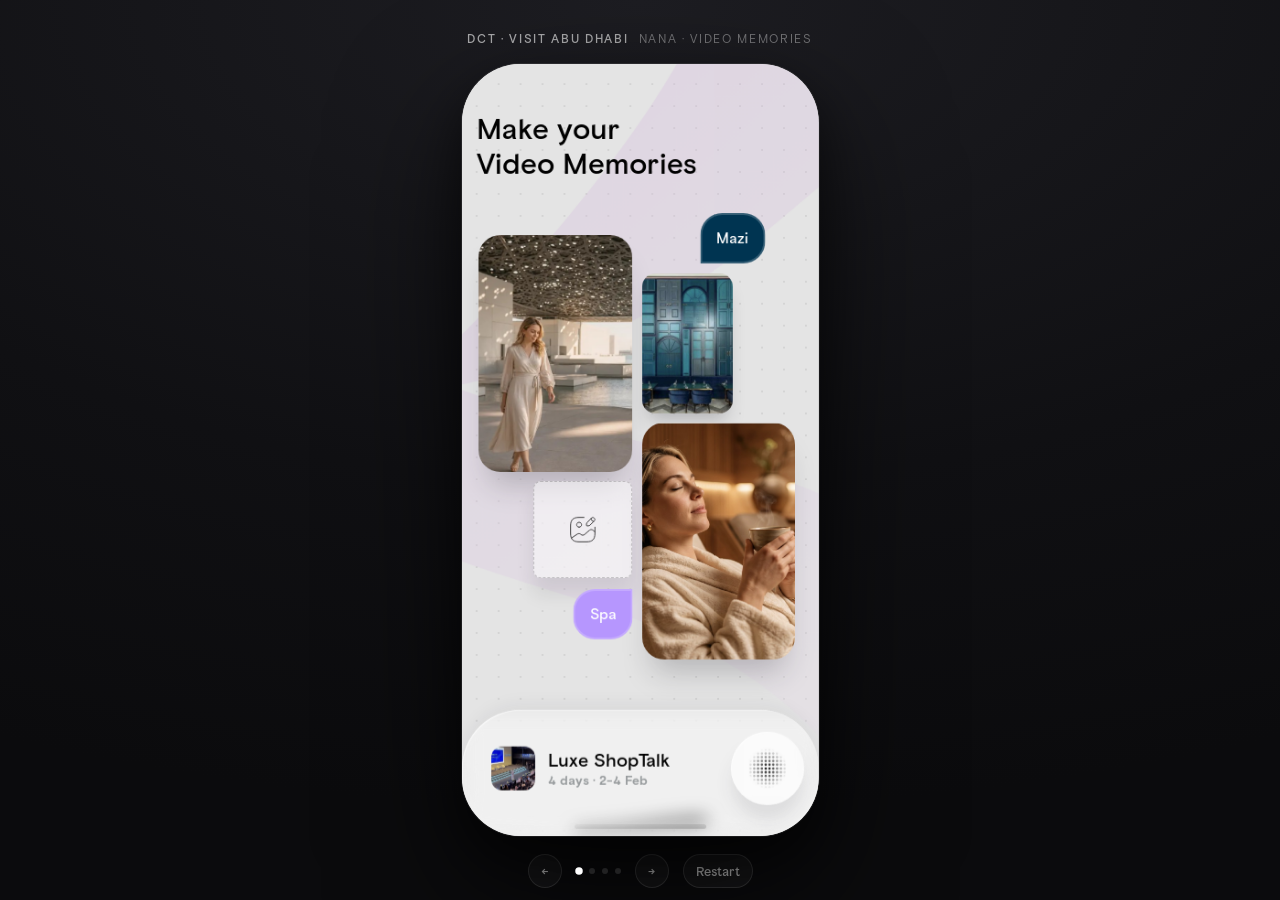
<file: memories/index.html>
<!doctype html>
<html lang="en">
<head>
  <meta charset="utf-8">
  <meta name="viewport" content="width=device-width, initial-scale=1, viewport-fit=cover">
  <meta name="robots" content="noindex, nofollow">
  <title>Video Memories · DCT Companion Prototype</title>
  <link rel="stylesheet" href="styles.css?v=5">
</head>
<body>
  <!-- Liquid Glass lens filters: organic displacement of the backdrop,
       the web analogue of iOS 26's .glassEffect() refraction -->
  <svg class="lg-defs" aria-hidden="true" focusable="false">
    <defs>
      <filter id="lg-lens" x="-20%" y="-20%" width="140%" height="140%" color-interpolation-filters="sRGB">
        <feTurbulence type="fractalNoise" baseFrequency="0.004 0.009" numOctaves="2" seed="17" result="noise"/>
        <feGaussianBlur in="noise" stdDeviation="4" result="soft"/>
        <feDisplacementMap in="SourceGraphic" in2="soft" scale="44" xChannelSelector="R" yChannelSelector="G"/>
      </filter>
      <filter id="lg-lens-sm" x="-30%" y="-30%" width="160%" height="160%" color-interpolation-filters="sRGB">
        <feTurbulence type="fractalNoise" baseFrequency="0.012 0.02" numOctaves="2" seed="7" result="noise"/>
        <feGaussianBlur in="noise" stdDeviation="2.5" result="soft"/>
        <feDisplacementMap in="SourceGraphic" in2="soft" scale="24" xChannelSelector="R" yChannelSelector="G"/>
      </filter>
    </defs>
  </svg>

  <div class="touch-cursor" id="touch-cursor" aria-hidden="true"></div>
  <div class="stage">
    <header class="stage-caption">
      <span class="caption-brand">DCT · Visit Abu Dhabi</span>
      <span>Nana · Video memories</span>
    </header>

    <div class="phone-wrap">
      <div class="phone" id="phone">
      <div class="phone-screens">

        <!-- ─── Screen · Video memories board (48:579 → 48:605) ───
             Two steps on one screen: the board, then the same board frosted
             back while the companion reads the trip out loud. The blur has to
             rise over the real collage, so this can never be two screens. -->
        <section class="screen s-vm theme-light active" data-screen="vm" data-state="board">
          <img class="vm-field" src="../assets/vm-lilac.svg" alt="" aria-hidden="true">

          <h1 class="vm-title" data-in style="--i:0">Make your<br aria-hidden="true">Video Memories</h1>

          <div class="vm-collage">
            <article class="vm-card vm-louvre" data-in style="--i:1">
              <img class="cover kenburns" src="../assets/vm-louvre.jpg" alt="Louvre Abu Dhabi">
            </article>
            <article class="vm-card vm-mazi" data-in style="--i:2">
              <img class="cover kenburns" src="../assets/vm-mazi.jpg" alt="Dinner at Mazi">
            </article>
            <article class="vm-card vm-spa" data-in style="--i:3">
              <img class="cover kenburns" src="../assets/vm-spa.jpg" alt="Spa morning">
            </article>
            <div class="vm-slot" data-in style="--i:4">
              <img src="../assets/icon-gallery-edit.svg" alt="" width="32" height="32">
            </div>
            <span class="vm-tag tag-mazi" data-in style="--i:3">Mazi</span>
            <span class="vm-tag tag-spa" data-in style="--i:4">Spa</span>
          </div>

          <div class="trip-bar bar-light lg vm-bar" data-in style="--i:2">
            <span class="trip-thumb"><img src="../assets/vm-shoptalk.jpg" alt=""></span>
            <div class="trip-details">
              <p class="tb-name dark-text">Luxe ShopTalk</p>
              <p class="tb-duration grey-text">4 days · 2-4 Feb</p>
            </div>
            <button class="orb lg lg-sm orb-on-light" data-action="none" aria-label="Ask companion">
              <img src="../assets/orb-dots-figma.svg" alt="" width="48" height="48">
            </button>
          </div>

          <!-- the frost that settles over the board while the companion talks -->
          <div class="vm-sheet"></div>
          <p class="vm-prompt" id="vm-prompt">Let’s generate the Video memories</p>
          <button class="vm-gen" id="vm-gen" data-action="none" aria-label="Generate the video memories">
            <img src="../assets/vm-gen-pill.svg" alt="" width="169" height="88">
          </button>

          <div class="home-indicator hi-dark"></div>
        </section>

        <!-- ─── Screen · Generating the memories (48:628) ─── -->
        <section class="screen s-gen" data-screen="gen">
          <img class="gen-streak" src="../assets/vm-streak.svg" alt="" aria-hidden="true">

          <article class="gen-card gen-left" data-in style="--i:1">
            <img class="cover kenburns" src="../assets/vm-corniche.jpg" alt="">
          </article>
          <article class="gen-card gen-right" data-in style="--i:2">
            <img class="cover kenburns" src="../assets/vm-spa-room.jpg" alt="">
          </article>
          <article class="gen-card gen-mid" data-in style="--i:0">
            <img class="cover kenburns" src="../assets/vm-hall.jpg" alt="">
            <span class="gen-sheen"></span>
          </article>

          <div class="gen-veil"></div>

          <div class="ai-loader gen-loader" data-in style="--i:3">
            <span class="loader-disc"></span>
            <img class="loader-ring" src="../assets/loader-sweep.png" alt="" width="104" height="104">
            <img class="loader-spark spark-lg" src="../assets/sparkle-fig-lg.svg" alt="" width="38" height="38">
            <img class="loader-spark spark-sm" src="../assets/sparkle-fig-sm.svg" alt="" width="12" height="12">
          </div>
          <p class="gen-text" id="gen-text" aria-live="polite">Generating Your<br aria-hidden="true">Trip Memories</p>

          <div class="home-indicator hi-light"></div>
        </section>

        <!-- ─── Screen · Your trip highlights (48:644) ─── -->
        <section class="screen s-high theme-light" data-screen="high">
          <img class="vm-field high-field" src="../assets/vm-lilac.svg" alt="" aria-hidden="true">

          <p class="high-intro" data-in style="--i:0">You leaned into waterfront walks, scenic runs,
            spa mornings and destination dining.</p>

          <article class="high-card high-back" data-in style="--i:1">
            <img class="cover" src="../assets/vm-corniche.jpg" alt="">
          </article>
          <article class="high-card high-front" data-in style="--i:1">
            <img class="cover kenburns" src="../assets/vm-waterfront.jpg" alt="Walking the Corniche">
            <div class="high-grad"></div>
          </article>
          <p class="high-days" data-in style="--i:2">4 Days</p>
          <h2 class="high-title" data-in style="--i:2">Your Trip<br aria-hidden="true">Highlights</h2>

          <span class="high-pill" data-in style="--i:3">Ready to share</span>
          <figure class="high-quote" data-in style="--i:4">
            <img src="../assets/vm-avatar.jpg" alt="" width="40" height="40">
            <figcaption>Unforgettable Middle East experience!</figcaption>
          </figure>

          <button class="high-share breathe" data-action="none" data-in style="--i:5">Share</button>

          <div class="home-indicator hi-dark"></div>
        </section>

      </div>
      </div>
    </div>

    <footer class="stage-controls">
      <button class="ctrl-btn" id="nav-prev" aria-label="Previous screen">←</button>
      <div class="step-dots" id="step-dots"></div>
      <button class="ctrl-btn" id="nav-next" aria-label="Next screen">→</button>
      <button class="ctrl-btn ctrl-restart" id="nav-restart">Restart</button>
    </footer>
  </div>

  <script src="app.js?v=1"></script>
</body>
</html>
</file>
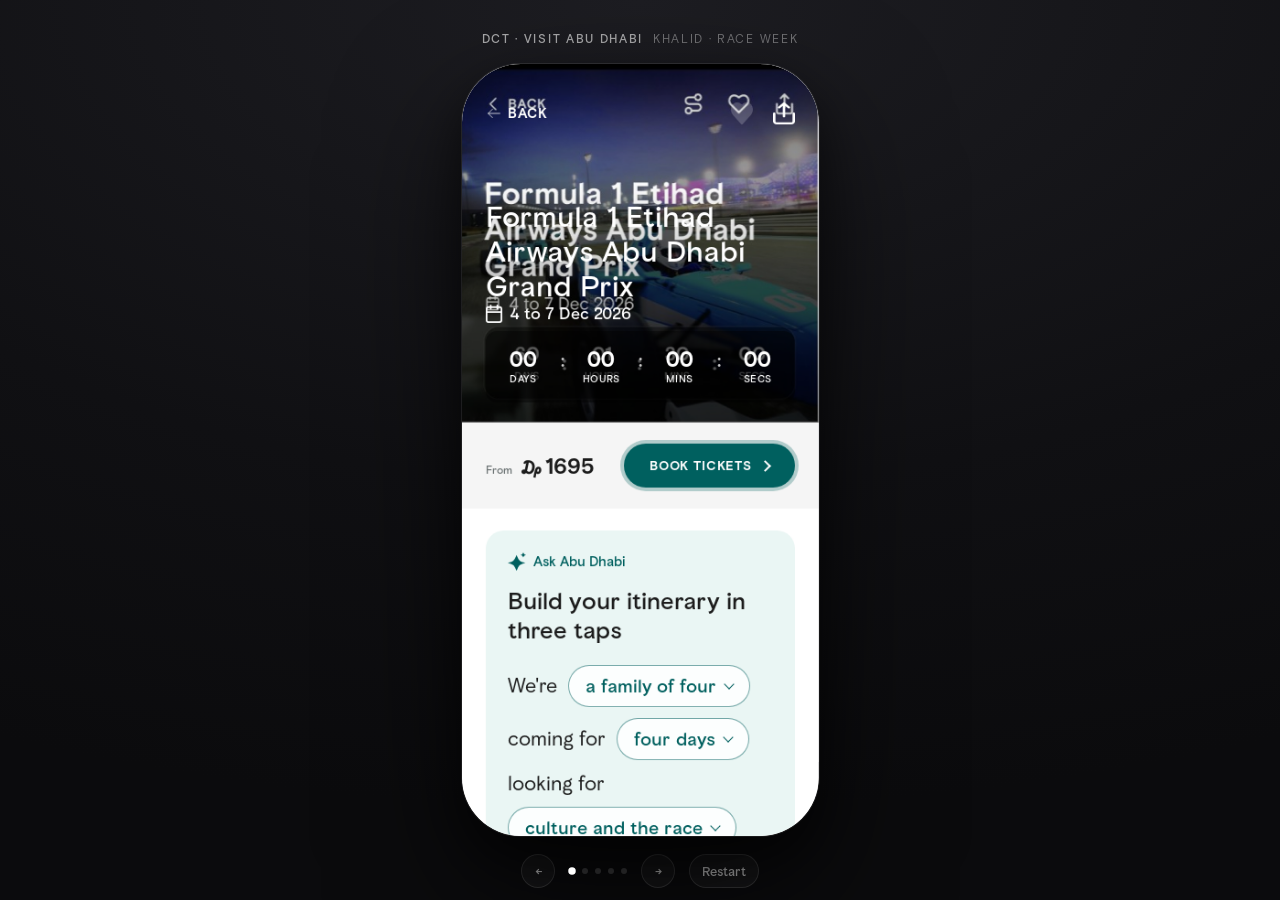
<file: race/index.html>
<!doctype html>
<html lang="en">
<head>
  <meta charset="utf-8">
  <meta name="viewport" content="width=device-width, initial-scale=1, viewport-fit=cover">
  <meta name="robots" content="noindex, nofollow">
  <title>Race Week · DCT Companion Prototype</title>
  <link rel="stylesheet" href="styles.css?v=4">
</head>
<body>
  <svg class="lg-defs" aria-hidden="true" focusable="false">
    <defs>
      <filter id="lg-lens" x="-20%" y="-20%" width="140%" height="140%" color-interpolation-filters="sRGB">
        <feTurbulence type="fractalNoise" baseFrequency="0.004 0.009" numOctaves="2" seed="17" result="noise"/>
        <feGaussianBlur in="noise" stdDeviation="4" result="soft"/>
        <feDisplacementMap in="SourceGraphic" in2="soft" scale="44" xChannelSelector="R" yChannelSelector="G"/>
      </filter>
      <filter id="lg-lens-sm" x="-30%" y="-30%" width="160%" height="160%" color-interpolation-filters="sRGB">
        <feTurbulence type="fractalNoise" baseFrequency="0.012 0.02" numOctaves="2" seed="7" result="noise"/>
        <feGaussianBlur in="noise" stdDeviation="2.5" result="soft"/>
        <feDisplacementMap in="SourceGraphic" in2="soft" scale="24" xChannelSelector="R" yChannelSelector="G"/>
      </filter>
      <!-- large panels refract far more gently: at card scale the control-layer
           displacement reads as a warp rather than as glass -->
      <filter id="lg-lens-card" x="-15%" y="-15%" width="130%" height="130%" color-interpolation-filters="sRGB">
        <feTurbulence type="fractalNoise" baseFrequency="0.0022 0.005" numOctaves="2" seed="23" result="noise"/>
        <feGaussianBlur in="noise" stdDeviation="6" result="soft"/>
        <feDisplacementMap in="SourceGraphic" in2="soft" scale="18" xChannelSelector="R" yChannelSelector="G"/>
      </filter>
    </defs>
  </svg>

  <div class="touch-cursor" id="touch-cursor" aria-hidden="true"></div>
  <div class="stage">
    <header class="stage-caption">
      <span class="caption-brand">DCT · Visit Abu Dhabi</span>
      <span>Khalid · Race week</span>
    </header>

    <div class="phone-wrap">
      <div class="phone" id="phone">
      <div class="phone-screens">

        <!-- ═══════ Race-week flow · Khalid plans the Grand Prix (EAD Sprint) ═══════
             The event page hands off to the companion for a name, a mood
             board and a build, then hands back a plan in its own card. -->

        <!-- ─── Screen · the Grand Prix event page ─── -->
        <section class="screen s-race active" data-screen="race">
          <div class="race-scroll" id="race-scroll">
            <div class="race-hero" data-in style="--i:0">
              <img class="cover kenburns" src="../assets/race-hero.jpg" alt="Formula 1 cars under the lights at Yas Marina Circuit">
              <div class="race-hero-veil"></div>
              <div class="race-topbar">
                <span class="race-back"><img src="../assets/icon-arrow-left-white.svg" alt="">Back</span>
                <span class="race-tools">
                  <img src="../assets/icon-heart.svg" alt="" style="filter: brightness(0) invert(1)">
                  <img src="../assets/icon-share.svg" alt="" style="filter: brightness(0) invert(1)">
                </span>
              </div>
              <h1 class="race-title">Formula 1 Etihad Airways Abu Dhabi Grand Prix</h1>
              <p class="race-date"><img src="../assets/icon-calendar-ead.svg" alt="">4 to 7 Dec 2026</p>
              <div class="race-count" id="race-count" aria-label="Countdown to the race">
                <span class="unit"><b data-u="d">60</b><small>Days</small></span><span class="colon">:</span>
                <span class="unit"><b data-u="h">01</b><small>Hours</small></span><span class="colon">:</span>
                <span class="unit"><b data-u="m">30</b><small>Mins</small></span><span class="colon">:</span>
                <span class="unit"><b data-u="s">00</b><small>Secs</small></span>
              </div>
            </div>

            <div class="race-book" data-in style="--i:1">
              <p class="race-price"><small>From</small><span class="dirham">₯</span><b>1695</b></p>
              <button class="ead-cta" data-action="none">Book tickets</button>
            </div>

            <article class="race-ask" data-in style="--i:2">
              <p class="ask-brand"><img src="../assets/icon-ask-sparkle.svg" alt="">Ask Abu Dhabi</p>
              <h2 class="ask-title">Build your itinerary in three taps</h2>
              <div class="ask-lines">
                <p class="ask-line">We're <span class="ask-chip">a family of four</span></p>
                <p class="ask-line">coming for <span class="ask-chip">four days</span></p>
                <p class="ask-line">looking for <span class="ask-chip">culture and the race</span></p>
              </div>
              <p class="ask-note">From the ad you tapped and trips like yours. Tap any part to change it.</p>
              <button class="ead-cta wide" id="race-build" data-action="none">Build our week</button>
            </article>
          </div>
        </section>

        <!-- ─── Screen · a name for the trip (246:11643) ─── -->
        <section class="screen s-name theme-dark" data-screen="name">
          <div class="race-field">
            <img class="spa-streak" src="../assets/spa-streak.svg" alt="" aria-hidden="true">
            <span class="race-bloom"><img src="../assets/race-glow.svg" alt="" aria-hidden="true"></span>
          </div>

          <button class="circle-btn back-btn on-dark lg lg-sm" data-action="none" aria-label="Back" data-in style="--i:0">
            <img src="../assets/icon-arrow-left-white.svg" alt="" width="24" height="24">
          </button>

          <p class="race-q" data-in style="--i:1">Let's start with a name. What are we calling this trip?</p>

          <p class="voice-answer race-answer" id="name-answer" aria-live="polite">Let’s call it Race Week and I want help building it</p>

          <div class="voice-bar lg" data-in style="--i:1">
            <button class="circle-btn tool-btn tool-left lg lg-sm" data-action="none" aria-label="Gallery">
              <img src="../assets/icon-gallery.svg" alt="" width="22" height="22">
            </button>
            <div class="voice-pill lg" id="name-pill" data-state="idle" role="button" tabindex="0" aria-label="Talk to your companion">
              <span class="pill-glow"></span>
              <img class="pill-idle" src="../assets/voice-pill-idle.svg" alt="" width="156" height="64">
              <span class="pill-active">
                <img src="../assets/voice-pill-active-dots.svg" alt="" width="120" height="56">
              </span>
            </div>
            <button class="circle-btn tool-btn tool-right lg lg-sm" data-action="none" aria-label="Keyboard">
              <img src="../assets/icon-keyboard.svg" alt="" width="24" height="24">
            </button>
          </div>
          <div class="home-indicator hi-light"></div>
        </section>

        <!-- ─── Screen · which of these feels like your trip (246:11830) ─── -->
        <section class="screen s-mood" data-screen="mood">
          <img class="mood-streak" src="../assets/race-mood-streak.svg" alt="" aria-hidden="true">

          <div class="mood-tile tile-1"><img class="cover" src="../assets/race-mosque.jpg" alt=""></div>
          <div class="mood-tile tile-2"><img class="cover" src="../assets/race-garage.jpg" alt=""></div>
          <div class="mood-tile tile-3" data-mood="culture" data-in style="--i:1">
            <img class="cover" src="../assets/race-mosque.jpg" alt="Sheikh Zayed Grand Mosque at dusk">
            <button class="mood-pick" data-action="none" aria-label="Pick culture">
              <img class="ic-add" src="../assets/icon-add-thin.svg" alt=""><img class="ic-check" src="../assets/icon-check.svg" alt="">
            </button>
          </div>
          <div class="mood-tile tile-4" data-mood="race" data-in style="--i:2">
            <img class="cover" src="../assets/race-garage.jpg" alt="A family in the Formula 1 garage">
            <button class="mood-pick" data-action="none" aria-label="Pick the race">
              <img class="ic-add" src="../assets/icon-add-thin.svg" alt=""><img class="ic-check" src="../assets/icon-check.svg" alt="">
            </button>
          </div>
          <div class="mood-tile tile-5" data-mood="desert" data-in style="--i:3">
            <img class="cover" src="../assets/race-desert.jpg" alt="A dune drive">
            <button class="mood-pick" data-action="none" aria-label="Pick the desert">
              <img class="ic-add" src="../assets/icon-add-thin.svg" alt=""><img class="ic-check" src="../assets/icon-check.svg" alt="">
            </button>
          </div>
          <div class="mood-tile tile-6" data-mood="art" data-in style="--i:4">
            <img class="cover" src="../assets/race-teamlab.jpg" alt="teamLab Phenomena">
            <button class="mood-pick" data-action="none" aria-label="Pick art">
              <img class="ic-add" src="../assets/icon-add-thin.svg" alt=""><img class="ic-check" src="../assets/icon-check.svg" alt="">
            </button>
          </div>

          <div class="mood-top"></div>
          <div class="mood-foot"></div>

          <button class="circle-btn back-btn on-dark lg lg-sm" data-action="none" aria-label="Back" data-in style="--i:0">
            <img src="../assets/icon-arrow-left-white.svg" alt="" width="24" height="24">
          </button>
          <p class="race-q" data-in style="--i:0">Which of these feels like your kind of trip?</p>

          <button class="mood-create" id="mood-create" data-action="none" data-in style="--i:5">Create</button>
          <div class="home-indicator hi-light"></div>
        </section>

        <!-- ─── Screen · building the week (246:11859) ─── -->
        <section class="screen s-build theme-light" data-screen="build">
          <div class="build-tabs" data-in style="--i:0">
            <span class="build-tab on"><span></span></span>
            <span class="build-tab"><span></span></span>
            <span class="build-tab"><span></span></span>
          </div>

          <article class="build-card build-1" data-in style="--i:1">
            <img class="cover" src="../assets/race-garage.jpg" alt="">
            <div class="build-frost"></div>
            <div class="build-rows"><span class="r1"></span><span class="r2"></span><span class="r3"></span></div>
            <span class="build-orb"></span>
            <div class="ai-loader build-loader">
              <span class="loader-disc"></span>
              <img class="loader-ring" src="../assets/loader-sweep.png" alt="" width="104" height="104">
              <img class="loader-spark spark-lg" src="../assets/sparkle-fig-lg.svg" alt="" width="38" height="38">
              <img class="loader-spark spark-sm" src="../assets/sparkle-fig-sm.svg" alt="" width="12" height="12">
            </div>
          </article>

          <article class="build-card build-2" data-in style="--i:2">
            <img class="cover" src="../assets/race-mosque.jpg" alt="">
            <div class="build-frost"></div>
            <div class="build-rows"><span class="r1"></span><span class="r2"></span><span class="r3"></span></div>
            <span class="build-orb"></span>
            <img class="build-sparks" src="../assets/skel-sparkles.svg" alt="" width="52" height="56">
          </article>
          <div class="home-indicator hi-light"></div>
        </section>

        <!-- ─── Screen · your race week, planned — the schedule frame (250:12912) ─── -->
        <section class="screen s-week theme-light" data-screen="week" data-day="0">
          <div class="week-scroll" id="week-scroll">
            <div class="week-col">
              <div class="timeline wk-list" data-day="0">
                <div class="tl-row" data-in style="--i:3">
                  <div class="tl-rail"><span class="tl-dot"></span><span class="tl-time">10:00</span><span class="tl-line"></span></div>
                  <article class="wk-card"><img class="wk-photo" src="../assets/vm-hall.jpg" alt=""><div class="wk-grad"></div><p class="wk-name">Zayed National Museum</p></article>
                </div>
                <div class="tl-row" data-in style="--i:4">
                  <div class="tl-rail"><span class="tl-dot"></span><span class="tl-time">14:00</span><span class="tl-line"></span></div>
                  <article class="wk-card"><img class="wk-photo" src="../assets/race-garage.jpg" alt=""><div class="wk-grad"></div><p class="wk-name">First practice, Yas Marina</p></article>
                </div>
                <div class="tl-row" data-in style="--i:5">
                  <div class="tl-rail"><span class="tl-dot"></span><span class="tl-time">19:30</span></div>
                  <article class="wk-card"><img class="wk-photo" src="../assets/vm-corniche.jpg" alt=""><div class="wk-grad"></div><p class="wk-name">Dinner on Yas Bay</p></article>
                </div>
              </div>
              <div class="timeline wk-list" data-day="1" hidden>
                <div class="tl-row">
                  <div class="tl-rail"><span class="tl-dot"></span><span class="tl-time">10:00</span><span class="tl-line"></span></div>
                  <article class="wk-card"><img class="wk-photo" src="../assets/vm-waterfront.jpg" alt=""><div class="wk-grad"></div><p class="wk-name">Yas Waterworld</p></article>
                </div>
                <div class="tl-row">
                  <div class="tl-rail"><span class="tl-dot"></span><span class="tl-time">15:00</span><span class="tl-line"></span></div>
                  <article class="wk-card"><img class="wk-photo" src="../assets/sug-heritage.jpg" alt=""><div class="wk-grad"></div><p class="wk-name">Heritage Village at the Grand Prix</p></article>
                </div>
                <div class="tl-row">
                  <div class="tl-rail"><span class="tl-dot"></span><span class="tl-time">17:00</span></div>
                  <article class="wk-card"><img class="wk-photo" src="../assets/race-garage.jpg" alt=""><div class="wk-grad"></div><p class="wk-name">Qualifying</p></article>
                </div>
              </div>
              <div class="timeline wk-list" data-day="2" hidden>
                <div class="tl-row">
                  <div class="tl-rail"><span class="tl-dot"></span><span class="tl-time">13:00</span><span class="tl-line"></span></div>
                  <article class="wk-card"><img class="wk-photo" src="../assets/race-garage.jpg" alt=""><div class="wk-grad"></div><p class="wk-name">Race day at Yas Marina</p></article>
                </div>
                <div class="tl-row">
                  <div class="tl-rail"><span class="tl-dot"></span><span class="tl-time">20:30</span></div>
                  <article class="wk-card"><img class="wk-photo" src="../assets/race-mosque.jpg" alt=""><div class="wk-grad"></div><p class="wk-name">Grand Mosque after dark</p></article>
                </div>
              </div>
              <div class="timeline wk-list" data-day="3" hidden>
                <div class="tl-row">
                  <div class="tl-rail"><span class="tl-dot"></span><span class="tl-time">09:30</span><span class="tl-line"></span></div>
                  <article class="wk-card"><img class="wk-photo" src="../assets/tl-louvre.jpg" alt=""><div class="wk-grad"></div><p class="wk-name">Louvre Abu Dhabi</p></article>
                </div>
                <div class="tl-row">
                  <div class="tl-rail"><span class="tl-dot"></span><span class="tl-time">14:00</span></div>
                  <article class="wk-card"><img class="wk-photo" src="../assets/flight.jpg" alt=""><div class="wk-grad"></div><p class="wk-name">Home, via the airport</p></article>
                </div>
              </div>
            </div>
          </div>

          <!-- fixed chrome, straight off the frame: the day tabs at 138, Khalid at the top right -->
          <span class="wk-avatar" data-in style="--i:0"><img src="../assets/avatar-khalid.svg" alt="Khalid"></span>
          <nav class="day-tabs lg wk-tabs" id="week-days" aria-label="Race week days" data-in style="--i:1">
            <span class="tab-glider wk-glider" aria-hidden="true"></span>
            <button class="day-tab week-day active" data-day="0">Fri 4</button>
            <button class="day-tab week-day" data-day="1">Sat 5</button>
            <button class="day-tab week-day" data-day="2">Sun 6</button>
            <button class="day-tab week-day" data-day="3">Mon 7</button>
          </nav>

          <!-- the white pill the reference floats over the list — here, the cold user's next step -->
          <button class="wk-pill" id="week-save" data-action="none" data-in style="--i:6">
            <img src="../assets/icon-ask-sparkle.svg" alt="" width="22" height="22">Save by email
          </button>

          <div class="week-fade"></div>
          <div class="trip-bar bar-light lg week-bar" data-in style="--i:2">
            <span class="trip-thumb"><img src="../assets/race-garage.jpg" alt=""></span>
            <div class="trip-details">
              <p class="tb-name dark-text">Race Week</p>
              <p class="tb-duration grey-text">4 days · 4–7 Dec</p>
            </div>
            <button class="orb lg lg-sm orb-on-light" data-action="none" aria-label="Ask companion">
              <img src="../assets/orb-dots-figma.svg" alt="" width="48" height="48">
            </button>
          </div>
          <div class="home-indicator hi-dark"></div>
        </section>

      </div>
      </div>
    </div>

    <footer class="stage-controls">
      <button class="ctrl-btn" id="nav-prev" aria-label="Previous screen">←</button>
      <div class="step-dots" id="step-dots"></div>
      <button class="ctrl-btn" id="nav-next" aria-label="Next screen">→</button>
      <button class="ctrl-btn ctrl-restart" id="nav-restart">Restart</button>
    </footer>
  </div>

  <script src="app.js?v=3"></script>
</body>
</html>
</file>
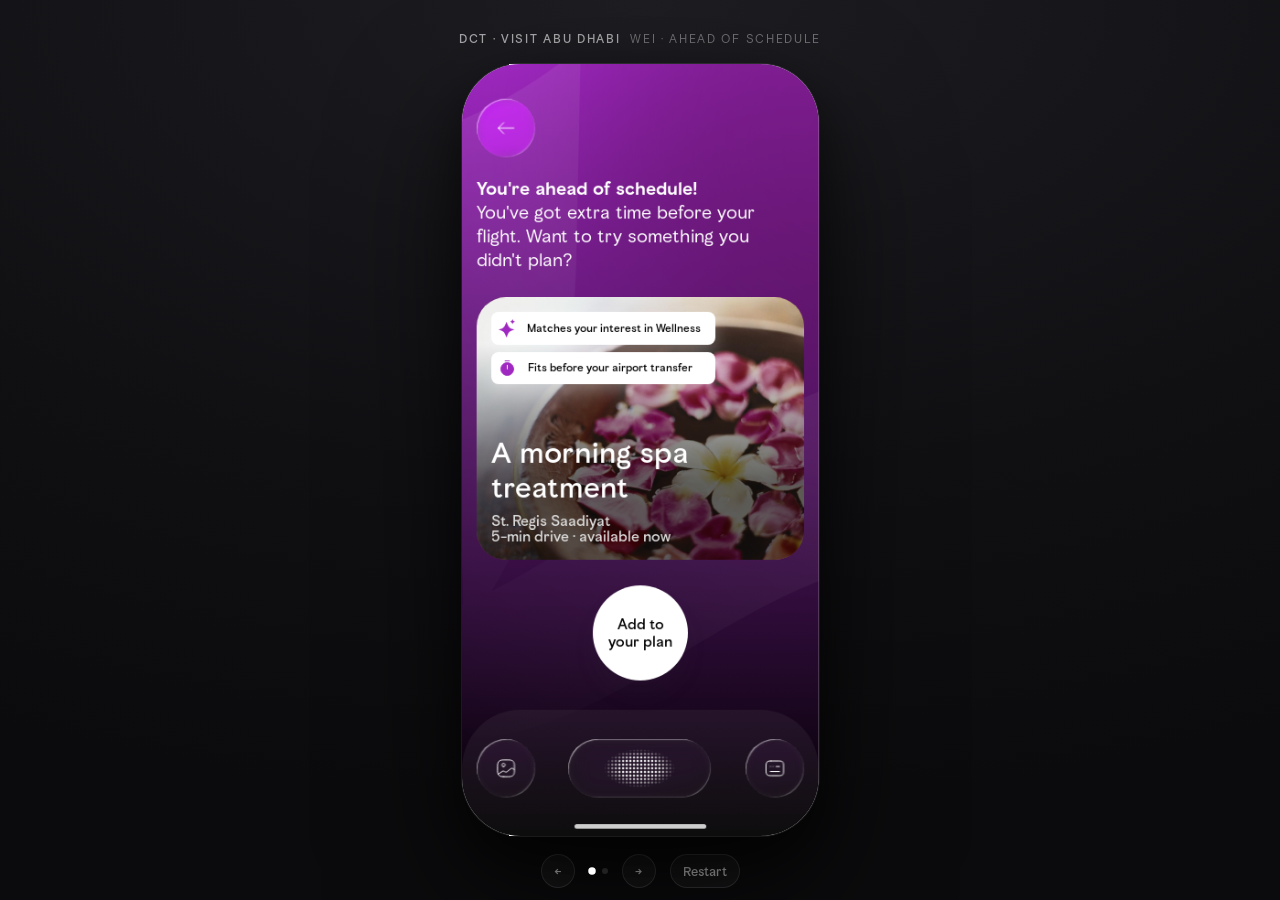
<file: spa/index.html>
<!doctype html>
<html lang="en">
<head>
  <meta charset="utf-8">
  <meta name="viewport" content="width=device-width, initial-scale=1, viewport-fit=cover">
  <meta name="robots" content="noindex, nofollow">
  <title>Ahead of Schedule · DCT Companion Prototype</title>
  <link rel="stylesheet" href="styles.css?v=5">
</head>
<body>
  <!-- Liquid Glass lens filters: organic displacement of the backdrop,
       the web analogue of iOS 26's .glassEffect() refraction -->
  <svg class="lg-defs" aria-hidden="true" focusable="false">
    <defs>
      <filter id="lg-lens" x="-20%" y="-20%" width="140%" height="140%" color-interpolation-filters="sRGB">
        <feTurbulence type="fractalNoise" baseFrequency="0.004 0.009" numOctaves="2" seed="17" result="noise"/>
        <feGaussianBlur in="noise" stdDeviation="4" result="soft"/>
        <feDisplacementMap in="SourceGraphic" in2="soft" scale="44" xChannelSelector="R" yChannelSelector="G"/>
      </filter>
      <filter id="lg-lens-sm" x="-30%" y="-30%" width="160%" height="160%" color-interpolation-filters="sRGB">
        <feTurbulence type="fractalNoise" baseFrequency="0.012 0.02" numOctaves="2" seed="7" result="noise"/>
        <feGaussianBlur in="noise" stdDeviation="2.5" result="soft"/>
        <feDisplacementMap in="SourceGraphic" in2="soft" scale="24" xChannelSelector="R" yChannelSelector="G"/>
      </filter>
    </defs>
  </svg>

  <div class="touch-cursor" id="touch-cursor" aria-hidden="true"></div>
  <div class="stage">
    <header class="stage-caption">
      <span class="caption-brand">DCT · Visit Abu Dhabi</span>
      <span>Wei · Ahead of schedule</span>
    </header>

    <div class="phone-wrap">
      <div class="phone" id="phone">
      <div class="phone-screens">

        <!-- ─── Screen · Ahead of schedule (52:716 → 52:699) ───
             Two steps on one screen, because the card is the same card: the
             tap on "Add to your plan" has to move it, not replace it. -->
        <section class="screen s-spa active" data-screen="spa" data-state="offer">
          <div class="spa-field">
            <img class="spa-streak" src="../assets/spa-streak.svg" alt="" aria-hidden="true">
            <span class="spa-glow"><img src="../assets/spa-glow.svg" alt="" aria-hidden="true"></span>
          </div>

          <!-- the same photo the card holds, thrown out of focus behind it -->
          <div class="spa-wash">
            <img class="spa-wash-photo" src="../assets/spa-bowl.jpg" alt="">
            <div class="spa-wash-top"></div>
            <div class="spa-wash-light"></div>
            <div class="spa-wash-dark"></div>
          </div>

          <button class="circle-btn back-btn spa-back lg lg-sm" data-action="none" aria-label="Back" data-in style="--i:0">
            <img src="../assets/icon-arrow-left-white.svg" alt="" width="24" height="24">
          </button>

          <p class="spa-note" data-in style="--i:1">
            <b>You're ahead of schedule!</b><br aria-hidden="true">
            You've got extra time before your flight. Want to try something you didn't plan?
          </p>

          <article class="spa-card" id="spa-card" data-in style="--i:2">
            <img class="cover kenburns" src="../assets/spa-bowl.jpg" alt="A morning spa treatment">
            <div class="spa-grad-foot"></div>
            <div class="spa-grad-head"></div>
            <div class="spa-chips">
              <span class="spa-chip">
                <img src="../assets/icon-chip-sparkle.svg" alt="" width="18" height="20">
                Matches your interest in Wellness
              </span>
              <span class="spa-chip">
                <img src="../assets/icon-chip-timer.svg" alt="" width="19" height="19">
                Fits before your airport transfer
              </span>
            </div>
            <div class="spa-details">
              <h2 class="spa-title">A morning spa treatment</h2>
              <p class="spa-meta">St. Regis Saadiyat<i class="spa-sep"> · </i><br class="spa-break" aria-hidden="true">5-min drive · available now</p>
            </div>
          </article>

          <button class="spa-add breathe" id="spa-add" data-in style="--i:3">Add to<br aria-hidden="true">your plan</button>

          <div class="voice-bar spa-bar" data-in style="--i:3">
            <button class="circle-btn tool-btn tool-left lg lg-sm" data-action="none" aria-label="Gallery">
              <img src="../assets/icon-gallery.svg" alt="" width="22" height="22">
            </button>
            <div class="voice-pill lg" data-state="idle" role="button" tabindex="0" aria-label="Talk to your companion">
              <span class="pill-glow"></span>
              <img class="pill-idle" src="../assets/voice-pill-idle.svg" alt="" width="156" height="64">
              <span class="pill-active">
                <img src="../assets/voice-pill-active-dots.svg" alt="" width="120" height="56">
              </span>
            </div>
            <button class="circle-btn tool-btn tool-right lg lg-sm" data-action="none" aria-label="Keyboard">
              <img src="../assets/icon-keyboard.svg" alt="" width="24" height="24">
            </button>
          </div>

          <!-- the itinerary loader: Figma's shared sweep ring + sparkles -->
          <div class="ai-loader ad-loader spa-loader">
            <span class="loader-disc"></span>
            <img class="loader-ring" src="../assets/loader-sweep.png" alt="" width="104" height="104">
            <img class="loader-spark spark-lg" src="../assets/sparkle-fig-lg.svg" alt="" width="38" height="38">
            <img class="loader-spark spark-sm" src="../assets/sparkle-fig-sm.svg" alt="" width="12" height="12">
          </div>
          <p class="voice-answer ad-text spa-adding" id="spa-adding">Adding to your Itinerary</p>

          <div class="home-indicator hi-light"></div>
        </section>

      </div>
      </div>
    </div>

    <footer class="stage-controls">
      <button class="ctrl-btn" id="nav-prev" aria-label="Previous screen">←</button>
      <div class="step-dots" id="step-dots"></div>
      <button class="ctrl-btn" id="nav-next" aria-label="Next screen">→</button>
      <button class="ctrl-btn ctrl-restart" id="nav-restart">Restart</button>
    </footer>
  </div>

  <script src="app.js?v=1"></script>
</body>
</html>
</file>
<file: css/styles.css>
/* ═══════════════════════════════════════════════════════════════════
   DCT · Al Hosn Trip — booking flow prototype
   Recreated from Figma: DCT / "Nana 3 → Nana 7 → Nana 8"
   Shell, motion system and Liquid Glass material shared with the
   companion prototype (app-fc9ffa1a46.vercel.app) — one app, new flow.
   ═══════════════════════════════════════════════════════════════════ */

@font-face {
  font-family: 'Abu Dhabi Basis';
  src: url('../fonts/AbuDhabiBasis-Light.otf') format('opentype');
  font-weight: 300;
  font-display: swap;
}
@font-face {
  font-family: 'Abu Dhabi Basis';
  src: url('../fonts/AbuDhabiBasis-Regular.otf') format('opentype');
  font-weight: 400;
  font-display: swap;
}
@font-face {
  font-family: 'Abu Dhabi Basis';
  src: url('../fonts/AbuDhabiBasis-Medium.otf') format('opentype');
  font-weight: 500;
  font-display: swap;
}
@font-face {
  font-family: 'Abu Dhabi Basis';
  src: url('../fonts/AbuDhabiBasis-Bold.otf') format('opentype');
  font-weight: 700;
  font-display: swap;
}

:root {
  /* brand */
  --brand-royal: #4c0c47;
  --brand-palm: #00605f;
  --black: #000000;
  --white: #ffffff;
  --grey-1: #565a5c;
  --grey-2: #898c8d;
  --grey-3: #dddddd;
  --grey-5: #f0f0f0;
  --surface-sunken: #f5f5f5;
  --bg-light: #e9e9e9;
  /* radii */
  --r-device: 64px;
  --r-card: 32px;
  --r-spot: 16px;
  --r-btn: 40px;
  /* motion */
  --ease-out: cubic-bezier(0.22, 0.68, 0.26, 1);
  --screen-ms: 680ms;
  /* how far a card tilts when it is out of the stack — kept as one value so
     the adding card and the card it lands as can never drift apart */
  --tilt-held: -1.1deg;
  --tilt-voice: -0.4deg;
}

* {
  margin: 0;
  padding: 0;
  box-sizing: border-box;
  /* kill the browser's blue tap-highlight flash on touch/emulated taps */
  -webkit-tap-highlight-color: transparent;
}

/* no focus ring on pointer taps — keyboard focus keeps a visible ring */
button:focus:not(:focus-visible),
[role="button"]:focus:not(:focus-visible) { outline: none; }
button, [role="button"] { user-select: none; -webkit-user-select: none; }

html, body { height: 100%; }

body {
  font-family: 'Abu Dhabi Basis', -apple-system, 'Segoe UI', sans-serif;
  background: radial-gradient(120% 90% at 50% 0%, #1d1d22 0%, #101013 60%, #0b0b0d 100%);
  color: var(--white);
  -webkit-font-smoothing: antialiased;
  text-rendering: optimizeLegibility;
  overflow: hidden;
}

button { font-family: inherit; }
img { user-select: none; -webkit-user-drag: none; }

/* ─────────────────────── Touch cursor (desktop) ─────────────────────── */

@media (pointer: fine) {
  body, body * { cursor: none !important; }
}

.touch-cursor {
  position: fixed;
  left: 0;
  top: 0;
  width: 26px;
  height: 26px;
  margin: -13px 0 0 -13px;
  border: 1.5px solid rgba(255, 255, 255, 0.95);
  border-radius: 50%;
  background: rgba(255, 255, 255, 0);
  mix-blend-mode: difference;
  pointer-events: none;
  z-index: 9999;
  opacity: 0;
  transition: scale 0.28s cubic-bezier(0.34, 1.56, 0.64, 1), background 0.2s, opacity 0.25s;
  scale: 1;
}
.touch-cursor.visible { opacity: 1; }
.touch-cursor.down {
  scale: 1.7;
  background: rgba(255, 255, 255, 0.4);
}
@media (pointer: coarse) {
  .touch-cursor { display: none; }
}

/* tap ripple inside the phone */
.tap-ripple {
  position: absolute;
  width: 12px;
  height: 12px;
  margin: -6px 0 0 -6px;
  border-radius: 50%;
  background: rgba(255, 255, 255, 0.45);
  box-shadow: 0 0 24px rgba(255, 255, 255, 0.35);
  pointer-events: none;
  z-index: 90;
  animation: ripple-out 0.55s cubic-bezier(0.2, 0.6, 0.3, 1) forwards;
}
@keyframes ripple-out {
  from { scale: 0.4; opacity: 0.9; }
  to { scale: 7; opacity: 0; }
}

/* ─────────────────── Motion utilities (micro animations) ─────────────────── */

[data-in] { opacity: 0; }
.screen.active [data-in] {
  animation: rise-in 0.95s cubic-bezier(0.22, 1, 0.36, 1) forwards;
  animation-delay: calc(var(--i, 0) * 115ms + 180ms);
}
@keyframes rise-in {
  from { opacity: 0; translate: 0 26px; }
  to { opacity: 1; translate: 0 0; }
}

/* Entrance held. A forwards-filling animation outranks normal declarations,
   so while `rise-in` is applied no state rule can dim or fade these elements.
   app.js clears the animation inline (the only way to beat an animation
   without a specificity war) and adds this class; the low specificity here
   is deliberate, so every state rule below still wins on opacity. */
.entrance-held [data-in] { opacity: 1; }

/* slow cinematic drift inside photos (Fantasy-style ken burns) */
.kenburns {
  animation: kenburns 22s ease-in-out infinite alternate;
}
@keyframes kenburns {
  from { scale: 1.08; }
  to { scale: 1.16; }
}
/* the results-card photos carry their own Figma crop (width/left offsets),
   so their drift must compose with it instead of replacing it */
.card-photo.kenburns { animation-name: kenburns-crop; }
@keyframes kenburns-crop {
  from { transform: scale(1.02); }
  to { transform: scale(1.1); }
}

/* soft breathing on primary CTAs */
.breathe { animation: cta-breathe 3.2s ease-in-out infinite; }
@keyframes cta-breathe {
  0%, 100% { scale: 1; }
  50% { scale: 1.035; }
}
/* elements that both enter and breathe need the two animations composed */
.screen.active .breathe[data-in] {
  animation:
    rise-in 0.95s cubic-bezier(0.22, 1, 0.36, 1) forwards,
    cta-breathe 3.2s ease-in-out infinite;
  animation-delay: calc(var(--i, 0) * 115ms + 180ms), calc(var(--i, 0) * 115ms + 1300ms);
}

/* spoken words materialise one by one */
.qw {
  display: inline-block;
  opacity: 0;
  translate: 0 14px;
  filter: blur(8px);
  transition:
    opacity 0.7s ease,
    translate 0.75s cubic-bezier(0.22, 1, 0.36, 1),
    filter 0.7s ease;
}
.qw.on {
  opacity: 1;
  translate: 0 0;
  filter: blur(0);
}

/* ═══════════════════ Liquid Glass material (iOS 26) ═══════════════════
   Three optical ingredients, per Apple's Liquid Glass guidance:
   1. lensing — the backdrop refracts through an SVG displacement filter
      (Chromium renders it; other engines gracefully keep the plain frost)
   2. specular rim — light catches the top edge, a softer glint below
   3. interactivity — glass brightens and flexes under the finger
   Applied only to the controls/navigation layer, never to content. */

.lg-defs { position: absolute; width: 0; height: 0; overflow: hidden; }

.lg {
  position: relative;
  isolation: isolate;
  -webkit-backdrop-filter: blur(16px) saturate(1.4);
  backdrop-filter: blur(16px) saturate(1.4);
  backdrop-filter: url(#lg-lens) blur(10px) saturate(1.4) brightness(1.04);
}
.lg-sm {
  -webkit-backdrop-filter: blur(10px) saturate(1.4);
  backdrop-filter: blur(10px) saturate(1.4);
  backdrop-filter: url(#lg-lens-sm) blur(6px) saturate(1.4) brightness(1.05);
}
/* Large content panels. Apple's guidance is to use the material sparingly and
   to let a surface grow more opaque as it takes focus, so these lean on frost
   and the specular rim rather than the controls' pronounced lensing. */
.lg-card {
  -webkit-backdrop-filter: blur(24px) saturate(1.5);
  backdrop-filter: blur(24px) saturate(1.5);
  backdrop-filter: url(#lg-lens-card) blur(18px) saturate(1.5) brightness(1.02);
}

.lg::after {
  content: "";
  position: absolute;
  inset: 0;
  border-radius: inherit;
  pointer-events: none;
  z-index: 2;
  box-shadow:
    inset 1.5px 1.5px 1px -1px rgba(255, 255, 255, 0.65),
    inset -1.5px -1.5px 1px -1px rgba(255, 255, 255, 0.28),
    inset 0 0 12px rgba(255, 255, 255, 0.06);
  transition: box-shadow 0.25s ease;
}

/* gel-like reaction under the finger */
button.lg:active::after {
  box-shadow:
    inset 1.5px 1.5px 1.5px -1px rgba(255, 255, 255, 0.9),
    inset -1.5px -1.5px 1.5px -1px rgba(255, 255, 255, 0.5),
    inset 0 0 22px rgba(255, 255, 255, 0.2);
}

/* accessibility: honour reduced transparency with opaque surfaces */
@media (prefers-reduced-transparency: reduce) {
  .lg, .lg-sm {
    -webkit-backdrop-filter: none;
    backdrop-filter: none;
  }
  .voice-bar.lg { background: rgba(24, 22, 26, 0.92); }
  .trip-bar.lg { background: rgba(255, 255, 255, 0.92); }
  .dates-card.lg { background: rgba(255, 255, 255, 0.82); }
  .banner-card.lg { background: rgba(255, 255, 255, 0.95); }
}

/* ─────────────────────────── Stage chrome ─────────────────────────── */

.stage {
  position: fixed;
  inset: 0;
  display: grid;
  /* the column must not grow to the caption's natural width, or a long tab
     row pushes the phone off-centre in a narrow window */
  grid-template-columns: minmax(0, 1fr);
  grid-template-rows: 1fr auto 1fr;
  justify-items: center;
  align-items: center;
}

.stage-caption {
  align-self: end;
  max-width: 100%;
  box-sizing: border-box;
  padding-inline: 12px;
  padding-bottom: 18px;
  font-size: 12px;
  letter-spacing: 0.14em;
  text-transform: uppercase;
  color: rgba(255, 255, 255, 0.38);
  display: flex;
  gap: 10px;
  align-items: center;
  white-space: nowrap;
}
.caption-brand { color: rgba(255, 255, 255, 0.62); font-weight: 500; }

.flow-tabs {
  position: relative;
  display: flex;
  gap: 4px;
  padding: 4px;
  border-radius: 100px;
  background: rgba(255, 255, 255, 0.07);
  border: 1px solid rgba(255, 255, 255, 0.09);
  /* with several flows the row can outgrow a narrow window — it scrolls
     rather than stretching the stage */
  max-width: 100%;
  overflow-x: auto;
  overscroll-behavior-x: contain;
  scrollbar-width: none;
}
.flow-tabs::-webkit-scrollbar { display: none; }
.flow-tab { flex: 0 0 auto; }
.flow-glider {
  position: absolute;
  left: 0;
  top: 4px;
  height: calc(100% - 8px);
  width: 120px;
  border-radius: 100px;
  background: #fff;
  translate: 4px 0;
  transition: translate 0.5s cubic-bezier(0.3, 1.2, 0.4, 1), width 0.35s var(--ease-out);
}
.flow-glider.solo { width: calc(100% - 8px); }
.flow-tab {
  position: relative;
  z-index: 1;
  border: 0;
  background: transparent;
  border-radius: 100px;
  padding: 8px 16px;
  font-size: 12.5px;
  font-weight: 500;
  letter-spacing: 0.02em;
  color: rgba(255, 255, 255, 0.65);
  cursor: pointer;
  transition: color 0.4s ease;
  text-transform: none;
}
.flow-tab.active { color: #000; }

.stage-controls {
  align-self: start;
  margin-top: 18px;
  display: flex;
  align-items: center;
  gap: 14px;
}

.ctrl-btn {
  height: 34px;
  min-width: 34px;
  padding: 0 12px;
  border: 1px solid rgba(255, 255, 255, 0.14);
  border-radius: 100px;
  background: rgba(255, 255, 255, 0.05);
  color: rgba(255, 255, 255, 0.75);
  font-size: 13px;
  font-weight: 500;
  cursor: pointer;
  transition: background 0.2s, color 0.2s;
}
.ctrl-btn:hover { background: rgba(255, 255, 255, 0.12); color: #fff; }

.step-dots { display: flex; gap: 7px; }
.step-dots span {
  width: 6px; height: 6px;
  border-radius: 50%;
  background: rgba(255, 255, 255, 0.22);
  transition: background 0.25s, transform 0.25s;
}
.step-dots span.on { background: #fff; transform: scale(1.25); }

/* ─────────────────────────── Phone frame ─────────────────────────── */

.phone-wrap {
  width: calc(390px * var(--phone-scale, 1));
  height: calc(844px * var(--phone-scale, 1));
}

.phone {
  width: 390px;
  height: 844px;
  border-radius: var(--r-device);
  position: relative;
  transform: scale(var(--phone-scale, 1));
  transform-origin: top left;
  box-shadow:
    0 0 0 1px rgba(255, 255, 255, 0.09),
    0 60px 140px rgba(0, 0, 0, 0.65),
    0 24px 48px rgba(0, 0, 0, 0.45);
}

.phone-screens {
  position: absolute;
  inset: 0;
  border-radius: var(--r-device);
  overflow: hidden;
  background: var(--bg-light);
}

/* ─────────────────────────── Screens base ─────────────────────────── */

.screen {
  position: absolute;
  inset: 0;
  opacity: 0;
  pointer-events: none;
  transform: scale(1.015);
  transition: opacity var(--screen-ms) var(--ease-out), transform var(--screen-ms) var(--ease-out);
  will-change: opacity, transform;
}
.screen.active {
  opacity: 1;
  pointer-events: auto;
  transform: scale(1);
}
/* the loading → results dissolve gets extra room to breathe */
.phone-screens.slow-swap .screen { transition-duration: 1150ms; }
/* a flat dissolve for swaps where an element must appear not to move:
   scale snaps to 1 (dropped from the transition) so only opacity fades and
   the shared card stays pixel-identical through the swap */
.phone-screens.flat-swap .screen {
  transform: scale(1);
  transition: opacity var(--screen-ms) var(--ease-out);
}

.theme-light { background: var(--bg-light); }
/* dot grid on light screens (as in the Figma canvas texture) */
.theme-light::before {
  content: "";
  position: absolute;
  inset: 0;
  background-image: radial-gradient(rgba(0, 0, 0, 0.075) 1.3px, rgba(0, 0, 0, 0) 1.4px);
  background-size: 24px 24px;
  background-position: 4px 10px;
  pointer-events: none;
}
.theme-dark { background: var(--surface-sunken); }

/* ─────────────────────────── Shared pieces ─────────────────────────── */

.cover {
  position: absolute;
  inset: 0;
  width: 100%;
  height: 100%;
  object-fit: cover;
}

.circle-btn {
  position: absolute;
  width: 64px;
  height: 64px;
  border-radius: var(--r-btn);
  border: 0;
  display: grid;
  place-items: center;
  cursor: pointer;
  transition: transform 0.15s var(--ease-out), background 0.2s;
}
.circle-btn:active { transform: scale(0.94); }
.circle-btn img { display: block; }

.back-btn { left: 16px; top: 38px; }
.on-dark { background: rgba(255, 255, 255, 0.02); }

.home-indicator {
  position: absolute;
  bottom: 8px;
  left: 50%;
  transform: translateX(-50%);
  width: 144px;
  height: 5px;
  border-radius: 100px;
  pointer-events: none;
}
.hi-dark { background: rgba(0, 0, 0, 0.8); }
.hi-light { background: rgba(255, 255, 255, 0.8); }

/* ─────────────────── Screen 1 · Voice ask (dark) ─────────────────── */

/* Teal field (Nana 11): a deep gradient with one blurred cyan bloom and a
   low-opacity wave, both drifting slowly so the field stays alive under the
   conversation the way the photo backdrop used to. */
.teal-bg {
  position: absolute;
  inset: 0;
  overflow: hidden;
  background: linear-gradient(to bottom, #00605f 0%, #000 100%);
}
.teal-glow-wrap,
.teal-glow,
.teal-wave-wrap,
.teal-wave {
  position: absolute;
  max-width: none;
  display: block;
  pointer-events: none;
}
/* the wrapper carries the state move (Nana 11 → Nana 12), the img inside
   carries the ambient breathing, so the two never fight over `translate` */
.teal-glow-wrap {
  left: -83px;
  top: 317px;
  width: 1060px;
  height: 1060px;
  transition: translate 3.2s cubic-bezier(0.45, 0, 0.2, 1), scale 3.2s cubic-bezier(0.45, 0, 0.2, 1);
}
.teal-glow {
  inset: 0;
  width: 100%;
  height: 100%;
  animation: teal-breathe 7s ease-in-out infinite alternate;
}
/* when the mic opens, the bloom rises to light the top of the frame —
   the two Figma states put its centre at (447,847) and (446.5,88.5),
   a straight climb of 758px at ×0.905 */
.s-ask.lit .teal-glow-wrap {
  translate: 0 -758px;
  scale: 0.905;
}
/* like the bloom, the wave splits its motion across two elements: the
   wrapper plays the one-shot settle-in when the screen opens, the img
   inside carries the endless ambient drift — same property, no fight */
.teal-wave-wrap {
  left: -1848px;
  top: -21px;
  width: 2466px;
  height: 966px;
}
.s-ask.active .teal-wave-wrap {
  animation: wave-enter 3s cubic-bezier(0.22, 1, 0.36, 1) both;
}
.teal-wave {
  inset: 0;
  width: 100%;
  height: 100%;
  animation: teal-drift 38s ease-in-out infinite alternate;
}
@keyframes wave-enter {
  from { translate: 74px 30px; }
  to { translate: 0 0; }
}
@keyframes teal-breathe {
  from { scale: 1; opacity: 1; }
  to { scale: 1.07; opacity: 0.85; }
}
@keyframes teal-drift {
  from { translate: 0 0; }
  to { translate: 38px -22px; }
}

/* the trip the companion is being asked about, pinned top-right */
.ask-trip-card {
  position: absolute;
  left: 227px;
  top: 41px;
  width: 137px;
  height: 137px;
  border-radius: 12px;
  overflow: hidden;
  background: rgba(255, 255, 255, 0.02);
}
.ask-trip-details {
  position: absolute;
  left: 201px;
  top: 204px;
  width: 163px;
  text-align: right;
  display: flex;
  flex-direction: column;
  gap: 4px;
}
.trip-name.on-photo { font-size: 20px; font-weight: 500; line-height: 1.1; color: var(--white); }
.trip-duration.on-photo { font-size: 14px; font-weight: 700; line-height: 1.1; color: #979b9d; }

.voice-answer {
  position: absolute;
  left: 26px;
  top: 560px;
  width: 358px;
  font-size: 32px;
  font-weight: 500;
  line-height: 1.15;
  background: linear-gradient(90deg, #ffffff 0%, rgba(255, 255, 255, 0.2) 100%);
  -webkit-background-clip: text;
  background-clip: text;
  color: transparent;
}
/* words are wrapped in .w spans by app.js; each span carries its own
   gradient slice so opacity/translate animation can't break background-clip */
.voice-answer .w {
  display: inline-block;
  opacity: 0;
  translate: 0 12px;
  transition: opacity 0.7s ease, translate 0.75s cubic-bezier(0.22, 1, 0.36, 1);
}
.voice-answer .w.on { opacity: 1; translate: 0 0; }

/* bottom voice bar */
.voice-bar {
  position: absolute;
  left: 0;
  bottom: 0;
  width: 100%;
  height: 138px;
  border-radius: var(--r-device);
  background: rgba(255, 255, 255, 0.05);
}
.tool-btn { top: 32px; background: rgba(255, 255, 255, 0.02); }
.tool-left { left: 16px; }
.tool-right { left: 310px; }

.voice-pill {
  position: absolute;
  left: 116px;
  top: 32px;
  width: 156px;
  height: 64px;
  border-radius: var(--r-btn);
  cursor: pointer;
  transition: scale 0.3s cubic-bezier(0.34, 1.56, 0.64, 1);
}
.voice-pill:active { scale: 0.95; }
.pill-idle {
  position: absolute;
  inset: 0;
  transition: opacity 0.45s ease, scale 0.45s cubic-bezier(0.22, 1, 0.36, 1);
}
.pill-glow {
  position: absolute;
  left: -8px;
  top: -6px;
  width: 172px;
  height: 76px;
  border-radius: var(--r-btn);
  background: linear-gradient(159deg, rgba(255, 255, 255, 0.6) 10.4%, rgba(255, 255, 255, 0) 47%, rgba(255, 255, 255, 0.6) 100%);
  box-shadow: 0 17px 18.7px rgba(41, 38, 47, 0.1);
  opacity: 0;
  transition: opacity 0.4s ease;
}
.pill-active {
  position: absolute;
  inset: 0;
  border-radius: var(--r-btn);
  background: var(--grey-5);
  border: 1px solid rgba(255, 255, 255, 0.02);
  display: grid;
  place-items: center;
  opacity: 0;
  scale: 0.86;
  transition: opacity 0.45s ease, scale 0.5s cubic-bezier(0.3, 1.4, 0.5, 1);
  filter: drop-shadow(0 17px 9.35px rgba(41, 38, 47, 0.1));
}
.voice-pill[data-state="listening"] .pill-idle { opacity: 0; scale: 0.92; }
.voice-pill[data-state="listening"] .pill-active { opacity: 1; scale: 1; }
/* the halo around the pill pulses in time with the dots while talking */
.voice-pill[data-state="listening"] .pill-glow {
  opacity: 0.4;
  animation: glow-pulse 0.9s ease-in-out infinite;
}
/* while talking, the dot matrix bounces organically like a voice level */
.voice-pill[data-state="listening"] .pill-active img {
  animation: dots-talk 0.9s ease-in-out infinite;
}
/* done talking: a quick confirming pop + glow flash, then back to idle */
.voice-pill.pill-done { animation: pill-pop 0.55s cubic-bezier(0.3, 1.4, 0.5, 1); }
.voice-pill.pill-done .pill-glow { animation: glow-flash 0.55s ease; }

@keyframes dots-breathe {
  0%, 100% { transform: scale(1); opacity: 1; }
  50% { transform: scale(1.07); opacity: 0.82; }
}
@keyframes dots-talk {
  0%, 100% { scale: 1 1; opacity: 1; }
  25% { scale: 1.05 0.92; opacity: 0.9; }
  50% { scale: 1.1 1.08; opacity: 1; }
  75% { scale: 0.96 1.02; opacity: 0.85; }
}
@keyframes glow-pulse {
  0%, 100% { opacity: 0.25; scale: 1; }
  50% { opacity: 0.85; scale: 1.07; }
}
@keyframes pill-pop {
  0% { scale: 1; }
  40% { scale: 1.07; }
  100% { scale: 1; }
}
@keyframes glow-flash {
  0% { opacity: 0.4; }
  35% { opacity: 0.75; }
  100% { opacity: 0; }
}

/* ─────────── Screens 2 + 3 · header (host orb, echo, reply) ─────────── */

.host-orb {
  position: absolute;
  left: 278px;
  top: 42px;
  width: 72px;
  height: 72px;
  border-radius: 50%;
  overflow: hidden;
  box-shadow: 0 4px 64px rgba(41, 38, 47, 0.26);
}
/* the Figma export crops the portrait tight on the face */
.host-orb img {
  position: absolute;
  left: 0;
  top: -13.35%;
  width: 100%;
  height: 166.56%;
  object-fit: cover;
}

/* what Nana said, echoed small next to the host */
.user-echo {
  position: absolute;
  left: 68px;
  top: 62px;
  width: 184px;
  font-size: 14px;
  font-weight: 500;
  line-height: 1.15;
  text-align: right;
  color: var(--grey-2);
}

/* the companion's reply — spoken word by word on the loading screen */
.ai-reply {
  position: absolute;
  left: 26px;
  top: 162px;
  width: 312px;
  font-size: 28px;
  font-weight: 500;
  line-height: 1.15;
  color: var(--black);
}

/* ───────────── Screens 2 + 3 · booking cards (shared frame) ───────────── */

.book-card {
  position: absolute;
  top: 252px;
  width: 288px;
  height: 418px;
  border-radius: 12.32px;
  overflow: hidden;
  background: #141217;
}
.card-flight { left: 26px; }
.card-car { left: 330px; }

/* each card is one photo under the veils, with the Figma export's crop */
.card-photo {
  position: absolute;
  max-width: none;
  object-fit: cover;
}
.photo-flight {
  width: 387.65%;
  height: 142.08%;
  left: -46.31%;
  top: -32.2%;
}
.photo-car {
  width: 277.97%;
  height: 101.88%;
  left: -116.44%;
  top: 0;
}

/* ── loading dress (Nana 7): frosted photo, shimmer bones, loader ── */

.card-photo.blurred { filter: blur(30px) saturate(1.05); transform: scale(1.06); }

.skel-frost {
  position: absolute;
  inset: 0;
  background: linear-gradient(to bottom, rgba(255, 255, 255, 0), rgba(255, 255, 255, 0.2));
}

.skel-orb {
  position: absolute;
  left: 232.5px;
  top: 13px;
  width: 43px;
  height: 43px;
  border-radius: 50%;
  background: rgba(255, 255, 255, 0.12);
  animation: skel-shimmer 1.6s ease-in-out infinite;
}

.skel-rows {
  position: absolute;
  left: 12.3px;
  top: 321px;
  width: 195.6px;
  display: flex;
  flex-direction: column;
  align-items: flex-start;
  gap: 6.2px;
}
.skel-bar {
  display: block;
  border-radius: 9.24px;
  background: var(--white);
  opacity: 0.2;
  animation: skel-shimmer 1.6s ease-in-out infinite;
}
.skel-bar.b-sm { width: 37.7px; height: 16.9px; }
.skel-bar.b-full { width: 100%; height: 24.6px; animation-delay: 0.15s; }
.skel-bar.b-mid { width: 96.3px; height: 24.6px; animation-delay: 0.3s; }
@keyframes skel-shimmer {
  0%, 100% { opacity: 0.2; }
  50% { opacity: 0.11; }
}

.skel-loader {
  position: absolute;
  left: 104px;
  top: 169px;
  width: 80px;
  height: 80px;
}
.arc-wrap {
  position: absolute;
  inset: 0;
  animation: loader-spin 1.5s linear infinite;
}
.arc-wrap img { position: absolute; inset: 0; }
.arc-tip {
  position: absolute;
  right: 0;
  top: 50%;
  width: 7px;
  height: 7px;
  margin-top: -3.5px;
  border-radius: 50%;
  background: var(--white);
}
@keyframes loader-spin { to { rotate: 360deg; } }


/* ── The AI loader: one component wherever the companion is working ──
   Rebuilt on primitives that cannot fail to paint. The sweep used to be a
   conic-gradient clipped by a mask with calc() in it — three features that
   all have to work together, and where the mask resolving to nothing takes
   the whole ring with it. It is now a baked PNG: an image either loads or
   it does not, and this one does. The puck underneath carries the contrast
   so the white ring reads on a bright photo as well as on a dark field. */
.ai-loader {
  position: absolute;
  width: 104px;
  height: 104px;
}
.loader-disc {
  position: absolute;
  inset: 0;
  border-radius: 50%;
  background: rgba(24, 8, 28, 0.46);
  box-shadow: 0 0 26px 12px rgba(24, 8, 28, 0.26);
  /* a plain blur — no SVG filter reference, which Safari drops */
  -webkit-backdrop-filter: blur(6px) saturate(1.2);
  backdrop-filter: blur(6px) saturate(1.2);
}
.loader-ring {
  position: absolute;
  inset: 0;
  display: block;
  width: 100%;
  height: 100%;
  animation: loader-spin 1.5s linear infinite;
}
.loader-spark {
  position: absolute;
  display: block;
  /* a light glow for dark ground and a dark one for bright ground, so the
     sparkles never disappear into the backdrop either */
  filter: drop-shadow(0 0 10px rgba(255, 255, 255, 0.5))
          drop-shadow(0 1px 4px rgba(24, 8, 28, 0.55));
  animation: sparkle-pulse 2.4s ease-in-out infinite;
}
.loader-spark.spark-lg { left: 32px; top: 36px; }
.loader-spark.spark-sm { left: 60px; top: 30px; animation-delay: 0.5s; }

.sparkle { position: absolute; animation: sparkle-pulse 1.8s ease-in-out infinite; }
.sparkle-big { left: 25px; top: 27px; }
.sparkle-tiny { left: 46px; top: 22px; animation-delay: 0.5s; }
@keyframes sparkle-pulse {
  0%, 100% { opacity: 1; scale: 1; }
  50% { opacity: 0.6; scale: 0.88; }
}

/* the car card waits its turn — sparkles only, no arc yet */
.card-car .sparkle-big { left: 25px; top: 34px; }
.card-car .sparkle-tiny { left: 48px; top: 26px; }

/* ── booked dress (Nana 8): sharp photo, brand, route, confirm ── */

.card-sheen {
  position: absolute;
  inset: 0;
  background: linear-gradient(to bottom, rgba(255, 255, 255, 0), rgba(255, 255, 255, 0.2));
}
/* Figma's background-blur fades with the fill alpha; the mask replicates
   that so the photo stays sharp up top and frosts under the caption */
.card-scrim {
  position: absolute;
  inset: 0;
  background: linear-gradient(to bottom, rgba(0, 0, 0, 0) 55%, rgba(0, 0, 0, 0.4) 87.7%);
  -webkit-backdrop-filter: blur(46px);
  backdrop-filter: blur(46px);
  -webkit-mask-image: linear-gradient(to bottom, transparent 48%, black 88%);
  mask-image: linear-gradient(to bottom, transparent 48%, black 88%);
}

.card-logo { position: absolute; display: block; }
.logo-flight { left: 22px; top: 22px; width: 89px; height: 53.4px; object-fit: cover; }
.logo-car { left: 22px; top: 21px; width: 73px; height: 32px; object-fit: contain; }

.flight-route {
  position: absolute;
  left: 23px;
  top: 261px;
  display: flex;
  align-items: center;
  gap: 6px;
}
.route-code {
  font-size: 24px;
  font-weight: 700;
  line-height: 1.4;
  color: var(--white);
}
.flight-when {
  position: absolute;
  left: 23px;
  top: 308px;
  display: flex;
  align-items: center;
  gap: 6px;
  font-size: 11px;
  font-weight: 500;
  line-height: 1.4;
  color: rgba(255, 255, 255, 0.8);
}

.confirm-btn {
  position: absolute;
  left: 18px;
  top: 344px;
  width: 155px;
  height: 56px;
  border: 0;
  border-radius: 100px;
  background: var(--white);
  color: var(--black);
  font-size: 18px;
  font-weight: 700;
  line-height: 1.2;
  cursor: pointer;
  filter: drop-shadow(0 10px 14.1px rgba(255, 255, 255, 0.32));
  transition: transform 0.18s var(--ease-out), background 0.3s ease, color 0.3s ease;
}
.confirm-btn:active { transform: scale(0.96); }
.confirm-btn.confirmed { background: var(--brand-royal); color: var(--white); }

/* ───────────── Screens 2 + 3 · bottom trip bar (light) ───────────── */

.trip-bar {
  position: absolute;
  left: 0;
  bottom: 0;
  width: 100%;
  height: 138px;
  border-radius: var(--r-device);
}
.bar-light {
  background: rgba(255, 255, 255, 0.2);
  box-shadow: 0 -6px 18.7px rgba(41, 38, 47, 0.06);
}

.trip-thumb {
  position: absolute;
  left: 32px;
  top: 40px;
  width: 48px;
  height: 48px;
  border-radius: 12px;
  overflow: hidden;
}
.trip-thumb img { width: 100%; height: 100%; object-fit: cover; display: block; }

.trip-details { position: absolute; left: 94px; top: 44px; width: 163px; }
.tb-name { font-size: 20px; font-weight: 500; line-height: 1.1; color: var(--white); }
.tb-duration { font-size: 14px; font-weight: 700; line-height: 1.1; color: var(--grey-3); margin-top: 4px; }
.tb-name.dark-text { color: var(--black); }
.tb-duration.grey-text { color: #979b9d; }

.orb {
  position: absolute;
  left: 294px;
  top: 24px;
  width: 80px;
  height: 80px;
  border-radius: var(--r-btn);
  border: 0;
  background: rgba(255, 255, 255, 0.02);
  box-shadow: 0 17px 18.7px rgba(41, 38, 47, 0.1);
  display: grid;
  place-items: center;
  cursor: pointer;
  transition: transform 0.18s var(--ease-out);
}
.orb:hover { transform: scale(1.05); }
.orb:active { transform: scale(0.94); }
.orb img {
  position: absolute;
  left: 50%;
  top: 50%;
  margin: -24px 0 0 -24px;
  animation: dots-breathe 2.6s ease-in-out infinite;
}
.orb-on-light { background: rgba(255, 255, 255, 0.6); }

/* ═══════════════════ Rework flow · shared furniture ═══════════════════ */

/* day tabs with the sliding white pill (positioned by app.js) */
.day-tabs {
  position: absolute;
  left: 50%;
  transform: translateX(-50%);
  top: 138px;
  width: 296px;
  height: 64px;
  padding: 4px;
  border-radius: 100px;
  background: rgba(255, 255, 255, 0.6);
  box-shadow: 0 17px 18.7px rgba(41, 38, 47, 0.06);
  display: flex;
  gap: 4px;
}
.tab-glider {
  position: absolute;
  left: 0;
  top: 4px;
  height: calc(100% - 8px);
  width: 93.33px;
  border-radius: 100px;
  background: var(--white);
  border: 1px solid var(--white);
  box-sizing: border-box;
  filter: drop-shadow(0 12px 9.5px rgba(41, 38, 47, 0.06));
  translate: 4px 0;
  transition: translate 0.6s cubic-bezier(0.3, 1.2, 0.4, 1), width 0.4s var(--ease-out);
}
.day-tab {
  position: relative;
  z-index: 1;
  flex: 1;
  min-width: 0;
  border: 0;
  border-radius: 100px;
  background: transparent;
  font-size: 18px;
  font-weight: 700;
  line-height: 1.2;
  color: var(--grey-1);
  cursor: pointer;
  transition: color 0.6s ease, scale 0.2s var(--ease-out);
}
.day-tab.active { color: var(--black); }
.day-tab:active { scale: 0.95; }

/* the white haze the bottom bar sits in on light screens */
.bottom-veil {
  position: absolute;
  left: 0;
  bottom: 0;
  width: 100%;
  height: 173px;
  background: linear-gradient(to bottom, rgba(255, 255, 255, 0), #fff);
  -webkit-backdrop-filter: blur(40px);
  backdrop-filter: blur(40px);
  -webkit-mask-image: linear-gradient(to bottom, transparent, black 55%);
  mask-image: linear-gradient(to bottom, transparent, black 55%);
  pointer-events: none;
}

/* ── the day's spot cards ── */

.ev-card {
  position: absolute;
  left: 16px;
  width: 358px;
  border-radius: var(--r-card);
  overflow: hidden;
  background: var(--brand-royal);
  padding: 16px;
}
.ev-photo {
  position: absolute;
  inset: 0;
  width: 100%;
  height: 100%;
  object-fit: cover;
}
/* the dark wash under the caption, as in the Figma fill stack */
.ev-scrim {
  position: absolute;
  inset: 0;
  background: linear-gradient(to bottom, rgba(0, 0, 0, 0.6) 15.9%, rgba(0, 0, 0, 0) 45.2%);
}
.ev-sheen {
  position: absolute;
  inset: 0;
  background: linear-gradient(155deg, rgba(0, 0, 0, 0.27) 10.4%, rgba(0, 0, 0, 0) 81.7%);
}
.ev-meta { position: relative; }
.ev-time { font-size: 20px; font-weight: 500; line-height: 1.1; color: var(--grey-3); }
.ev-title {
  margin-top: 8px;
  font-size: 32px;
  font-weight: 500;
  line-height: 1.2;
  color: var(--white);
}

/* ── Schedule screen: the stack, and the card lifted out of it ── */

.sched-stack { position: absolute; inset: 0; }

.ev-first { top: 239px; height: 262px; z-index: 1; }
.ev-mid   { top: 293px; height: 287px; z-index: 2; }
.ev-last  { top: 347px; height: 287px; z-index: 3; }

/* every geometry change between the two states is a real move, never a
   cross-fade — the card the companion is about to rework lifts out of
   the stack and the rest of the day falls out of focus behind it */
.ev-first, .ev-mid, .ev-last {
  transition:
    top 0.85s cubic-bezier(0.22, 1, 0.36, 1),
    height 0.85s cubic-bezier(0.22, 1, 0.36, 1),
    rotate 0.85s cubic-bezier(0.22, 1, 0.36, 1),
    scale 0.85s cubic-bezier(0.22, 1, 0.36, 1),
    filter 0.7s ease,
    opacity 0.7s ease,
    box-shadow 0.7s ease;
}
/* the reworked card moves with a quicker, faintly overshooting spring, so
   lifting out of — and tucking back into — the stack reads as a snug slot-in
   while the neighbours close around it a beat later */
.ev-mid {
  transition:
    top 0.7s cubic-bezier(0.34, 1.25, 0.45, 1),
    height 0.7s cubic-bezier(0.34, 1.25, 0.45, 1),
    rotate 0.7s cubic-bezier(0.34, 1.25, 0.45, 1),
    scale 0.7s cubic-bezier(0.34, 1.25, 0.45, 1),
    filter 0.7s ease,
    opacity 0.7s ease,
    box-shadow 0.7s ease,
    /* z-order is a discrete step: held until the card has straightened and
       seated and the neighbours are opaque again, so the 4 PM card closes
       over it cleanly rather than snapping in front mid-fade */
    z-index 0s linear 0.4s;
}

.s-sched[data-state="focus"] .ev-first {
  top: 231px;
  filter: blur(6px);
  opacity: 0.5;
}
.s-sched[data-state="focus"] .ev-last {
  filter: blur(7px);
  opacity: 0.5;
}
.s-sched[data-state="focus"] .ev-mid {
  top: 303px;
  rotate: -3deg;
  z-index: 4;
  box-shadow: 0 24px 48px rgba(41, 38, 47, 0.28);
}

/* which spot occupies the middle slot — swapped once it has been reworked */
.mid-hosn, .mid-title-hosn { opacity: 0; }
.mid-artisans, .mid-title-artisans { opacity: 1; }
.mid-artisans, .mid-hosn, .mid-title-artisans, .mid-title-hosn {
  transition: opacity 0.6s ease;
}
[data-card="hosn"] .mid-hosn, [data-card="hosn"] .mid-title-hosn { opacity: 1; }
[data-card="hosn"] .mid-artisans, [data-card="hosn"] .mid-title-artisans { opacity: 0; }

/* ── seamless landing (steps 6→7→8) ──
   The reworked card holds the exact geometry it had on the adding screen,
   so the cross-dissolve never shows it move; no blur here — the rest of
   the day recedes by scale and opacity and the card pops as it lands. */
.s-sched[data-state="landing"] .ev-first { top: 231px; opacity: 0.5; scale: 0.95; }
.s-sched[data-state="landing"] .ev-last { opacity: 0.5; scale: 0.95; }
/* the schedule's own card sits at the landing geometry, exactly beneath the
   shared #hero-card — rendered, never hidden, so its move into the stack is
   a real transition rather than a snap (a hidden element's geometry change
   never renders, and the flip would jump) */
.s-sched[data-state="landing"] .ev-mid {
  top: 290px;
  rotate: var(--tilt-held);
  z-index: 4;
  box-shadow: 0 24px 48px rgba(41, 38, 47, 0.28);
  transition-delay: 0s;              /* lifting above the stack is immediate */
}

/* ── Voice moment, played on the schedule screen (frames 2 → 3) ──
   Nothing swaps: the backdrop fades up, the day recedes into it, and the
   spot card slides to its speaking position — the avatar, day tabs and the
   card itself are the same elements throughout, so none of them blink. */
.sched-voice-bg {
  z-index: 0;
  background: #16131a;
  opacity: 0;
  transition: opacity 0.75s var(--ease-out);
}
.s-sched[data-state="voice"] .sched-voice-bg { opacity: 1; }

/* the rest of the day dissolves into the backdrop */
.s-sched[data-state="voice"] .ev-first,
.s-sched[data-state="voice"] .ev-last { opacity: 0; }

/* the spot card stays crisp and simply moves to where it is spoken about */
.s-sched[data-state="voice"] .ev-mid {
  top: 272px;
  rotate: var(--tilt-voice);
  z-index: 4;
  box-shadow: 0 24px 48px rgba(0, 0, 0, 0.35);
}

/* the light chrome gives way to the companion's dark scrim */
.s-sched .trip-bar,
.s-sched .bottom-veil { transition: opacity 0.6s ease; }
.s-sched[data-state="voice"] .trip-bar,
.s-sched[data-state="voice"] .bottom-veil { opacity: 0; pointer-events: none; }
.s-sched[data-state="voice"] .home-indicator { background: rgba(255, 255, 255, 0.8); }

/* the voice furniture, revealed only for that moment */
.s-sched .v2-fade,
.s-sched .v2-answer,
.s-sched .orb-solo {
  opacity: 0;
  pointer-events: none;
  transition: opacity 0.6s ease;
}
.s-sched[data-state="voice"] .v2-fade,
.s-sched[data-state="voice"] .v2-answer,
.s-sched[data-state="voice"] .orb-solo { opacity: 1; }
.s-sched[data-state="voice"] .orb-solo { pointer-events: auto; }
.s-sched .v2-fade { z-index: 6; }
.s-sched .v2-answer { z-index: 7; }
.s-sched .orb-solo { z-index: 7; }

/* returning to the stack, the day closes briskly: the neighbours are solid
   again before the z-order flips, so the 4 PM card covers the new card
   cleanly instead of letting it ghost through a half-faded neighbour */
.s-sched.settling .ev-first,
.s-sched.settling .ev-last {
  transition-duration: 0.45s;
  transition-delay: 0s;
}

/* the landing pop, played by whichever card is standing on the spot */
.pop-now { animation: card-pop 0.55s cubic-bezier(0.34, 1.4, 0.64, 1); }
@keyframes card-pop {
  0%, 100% { scale: 1; }
  45% { scale: 1.045; }
}

/* transition kill-switch: preset a screen's geometry before it reveals
   (children only — the screen's own dissolve must survive) */
.no-anim * { transition: none !important; }

/* ── the shared card (steps 6→8) ──
   Lives above both screens at the landing geometry, fully opaque while the
   screens dissolve beneath it — a cross-fade of two copies would dip the
   card to the background mid-fade, which reads as a blink. */
.hero-card {
  top: 290px;
  height: 287px;
  rotate: var(--tilt-held);       /* must match the landing card exactly */
  z-index: 40;
  box-shadow: 0 24px 48px rgba(0, 0, 0, 0.35);
  pointer-events: none;
  opacity: 0;
  visibility: hidden;
  transition: opacity 0.35s ease, visibility 0s linear 0.35s;
}
.hero-card.on {
  opacity: 1;
  visibility: visible;
  transition: opacity 0.35s ease;
}
/* instant hide for the hand-off to the schedule's own card */
.hero-card.cut { transition: none; }
/* its entrance on the adding screen, timed like the old card's stagger */
.hero-card.enter { animation: rise-in 0.95s cubic-bezier(0.22, 1, 0.36, 1) 0.41s both; }
/* both titles share one slot, sized for the longer of the two, so the swap
   is a cross-fade in place rather than a reflow */
.ev-title-swap { position: relative; margin-top: 8px; height: 78px; }
.ev-title-swap .ev-title {
  position: absolute;
  left: 0;
  top: 0;
  width: 100%;
  margin-top: 0;
}

/* ── Voice input screen (frame 3) ── */

.s-adding { background: #16131a; }

.v2-backdrop {
  position: absolute;
  inset: 0;
  overflow: hidden;
}
.v2-backdrop .cover {
  filter: blur(10px);
  opacity: 0.6;
  transform: scale(1.12);
}
.v2-grad {
  position: absolute;
  inset: 0;
  background: linear-gradient(181deg, rgba(0, 0, 0, 0) 25.4%, rgba(0, 0, 0, 0.79) 88.1%);
}

/* the scrim the companion's question is read against */
.v2-fade {
  position: absolute;
  left: 0;
  bottom: 0;
  width: 100%;
  height: 152px;
  background: linear-gradient(to bottom, rgba(0, 0, 0, 0), #000);
  -webkit-backdrop-filter: blur(16px);
  backdrop-filter: blur(16px);
  -webkit-mask-image: linear-gradient(to bottom, transparent, black 55%);
  mask-image: linear-gradient(to bottom, transparent, black 55%);
  pointer-events: none;
}

.v2-answer { left: 16px; top: 653px; width: 321px; }

/* the companion orb, alone on the bar while it listens */
.orb-solo {
  left: 294px;
  top: 730px;
  background: rgba(255, 255, 255, 0.9);
}
.orb-halo {
  position: absolute;
  left: -9px;
  top: -10px;
  width: 98px;
  height: 100px;
  border-radius: 666px;
  border: 1px solid rgba(255, 255, 255, 0.02);
  background: linear-gradient(120deg, rgba(255, 255, 255, 0.6) 22%, rgba(255, 255, 255, 0) 58%, rgba(255, 255, 255, 0.6) 97%);
  box-shadow: 0 17px 18.7px rgba(41, 38, 47, 0.1);
  opacity: 0;
  pointer-events: none;
  transition: opacity 0.5s ease;
}
/* while it listens, halo and dot matrix breathe on the same beat as the
   voice pill in the booking flow */
.orb.orb-live .orb-halo { opacity: 0.45; animation: glow-pulse 0.9s ease-in-out infinite; }
.orb.orb-live img { animation: dots-talk 0.9s ease-in-out infinite; }

/* ── Searching ⇄ Here you go (frames 4, 5) ── */

/* the rest of the day, blurred back while the companion works */
.se-ghost { opacity: 0.25; }
.se-ghost-top { top: 78px; height: 262px; filter: blur(5.85px); }
.se-ghost-bottom { top: 616px; height: 287px; filter: blur(7.55px); }

.se-heading {
  position: absolute;
  left: 24px;
  top: 288px;
  width: 327px;
  font-size: 32px;
  font-weight: 500;
  line-height: 1.15;
  background: linear-gradient(90deg, #000 0%, rgba(0, 0, 0, 0.42) 100%);
  -webkit-background-clip: text;
  background-clip: text;
  color: transparent;
}
/* the two headings trade places in the same spot, so the sentence reads
   as one thought resolving rather than two separate screens */
#se-hereyougo { opacity: 0; translate: 0 10px; transition: opacity 0.55s ease, translate 0.6s var(--ease-out); }
#se-searching { transition: opacity 0.4s ease, translate 0.45s var(--ease-out); }
[data-state="results"] #se-searching { opacity: 0; translate: 0 -10px; }
[data-state="results"] #se-hereyougo { opacity: 1; translate: 0 0; }

.se-row {
  position: absolute;
  left: 24px;
  top: 348px;
  display: flex;
  gap: 6px;
}
.se-slot { position: relative; width: 194px; height: 251px; }

/* skeleton and result occupy the same slot; the answer resolves in place */
.sk-card, .sug-card {
  position: absolute;
  left: 0;
  top: 0;
  width: 194px;
  border-radius: 24px;
  overflow: hidden;
  transition: opacity 0.6s ease, scale 0.7s var(--ease-out), filter 0.6s ease;
}
.sk-card { height: 246px; background: #2a2119; }
.sk-photo {
  position: absolute;
  inset: 0;
  width: 100%;
  height: 100%;
  object-fit: cover;
  filter: blur(24px);
  transform: scale(1.3);
}
/* the blurred artwork alone reads too pale for white bones to show, so the
   card keeps the Figma's warm dark wash under them */
.sk-tint {
  position: absolute;
  inset: 0;
  background:
    linear-gradient(150deg, rgba(38, 26, 14, 0.45), rgba(38, 26, 14, 0.1) 62%),
    linear-gradient(to bottom, rgba(255, 255, 255, 0), rgba(255, 255, 255, 0.14));
}
.sk-loader { left: 50%; top: 96px; margin-left: -36px; width: 72px; height: 72px; }
.sk-loader .sparkle-big { left: 22px; top: 24px; }
.sk-loader .sparkle-tiny { left: 41px; top: 20px; }

.sk-rows {
  position: absolute;
  left: 16px;
  bottom: 16px;
  width: 162px;
  display: flex;
  flex-direction: column;
  align-items: flex-start;
  gap: 6px;
}
.sk-rows .skel-bar { opacity: 0.32; animation-name: skel-shimmer-bright; }
@keyframes skel-shimmer-bright {
  0%, 100% { opacity: 0.32; }
  50% { opacity: 0.18; }
}
.sk-rows .b-sm { width: 38px; height: 15px; }
.sk-rows .b-full { width: 100%; height: 22px; }
.sk-rows .b-mid { width: 130px; height: 22px; }

.sug-card {
  height: 251px;
  background: var(--white);
  padding: 16px;
  display: flex;
  flex-direction: column;
  align-items: flex-start;
  opacity: 0;
  scale: 0.94;
}
[data-state="results"] .sk-card { opacity: 0; scale: 1.04; filter: blur(6px); }
[data-state="results"] .sug-card { opacity: 1; scale: 1; }

.sug-thumb {
  width: 68px;
  height: 68px;
  border-radius: 50%;
  object-fit: cover;
  display: block;
}
.sug-text { margin-top: 24px; }
.sug-time { font-size: 11px; font-weight: 500; line-height: 1.4; color: #8e96a2; opacity: 0.8; }
.sug-title {
  margin-top: 6px;
  font-size: 16px;
  font-weight: 700;
  line-height: 1.2;
  color: var(--black);
}

.add-btn {
  margin-top: auto;
  height: 52px;
  padding: 0 24px;
  border: 0;
  border-radius: 100px;
  background: var(--black);
  display: flex;
  align-items: center;
  gap: 8px;
  font-size: 16px;
  font-weight: 700;
  line-height: 1.2;
  color: var(--white);
  cursor: pointer;
  transition: scale 0.2s var(--ease-out), background 0.3s ease;
}
.add-btn img { display: block; }
.add-btn:active, .add-btn.pressed { scale: 0.92; background: var(--brand-royal); }

/* ── Adding to your itinerary (frame 6) ── */

/* placement only — the loader itself is the shared .ai-loader */
.ad-loader { left: 143px; top: 586px; }

.ad-text {
  left: 22px;
  top: 710px;
  width: 345px;
  text-align: center;
}

/* ═══════════ Taking-shape flow · Experience Abu Dhabi homepage ═══════════ */

/* the warm brand ornament, pinned behind the scrolling page */
.home-bg {
  position: absolute;
  left: -1382px;
  top: -1305px;
  width: 2104px;
  height: 2219px;
  display: grid;
  place-items: center;
  pointer-events: none;
}
.home-swirl {
  width: 2199px;
  height: 863px;
  max-width: none;
  rotate: 48.5deg;
}

/* ── the scrolling page ── */

.home-scroll {
  position: absolute;
  inset: 0;
  overflow-y: auto;
  overflow-x: hidden;
  padding: 124px 16px 140px;
  overscroll-behavior: contain;
  scrollbar-width: none;
  cursor: grab;
}
.home-scroll.dragging { cursor: grabbing; }
.home-scroll::-webkit-scrollbar { display: none; }

.home-col {
  display: flex;
  flex-direction: column;
  align-items: flex-start;
  gap: 12px;
  width: 358px;
}

.home-hero { display: flex; flex-direction: column; gap: 8px; }
.home-title {
  font-size: 32px;
  font-weight: 500;
  line-height: 1.2;
  color: var(--black);
  width: 276px;
}
.home-sub { font-size: 14px; font-weight: 500; line-height: 1.2; color: var(--grey-1); }

/* saved places — the third card runs past the phone edge, as in the frame */
.saved-row {
  display: flex;
  gap: 9px;
  height: 209px;
  margin-top: 12px;                /* 12 + the column's 12 = the frame's 24 */
}
.saved-card {
  position: relative;
  flex: 0 0 174.5px;
  height: 100%;
  border-radius: 24px;
  overflow: hidden;
  background: rgba(255, 255, 255, 0.2);
  padding: 12px 16px;
  display: flex;
  flex-direction: column;
  justify-content: flex-end;
}
.saved-veil { position: absolute; inset: 0; background: rgba(0, 0, 0, 0.2); }
.saved-meta { position: relative; }
.saved-name { font-size: 20px; font-weight: 500; line-height: 1.2; color: var(--white); }
.saved-note { margin-top: 4px; font-size: 14px; font-weight: 500; line-height: 1.2; color: var(--white); }

/* during your dates */
.dates-card {
  width: 100%;
  border: 2px solid rgba(255, 255, 255, 0.2);
  border-radius: 24px;
  background: rgba(255, 255, 255, 0.1);
  padding: 16px;
}
.dates-head {
  display: flex;
  align-items: center;
  justify-content: space-between;
  line-height: 1.1;
}
.dates-title { font-size: 20px; font-weight: 500; color: var(--black); }
.dates-range { font-size: 14px; font-weight: 500; color: var(--grey-1); }
.dates-rows {
  margin-top: 32px;
  display: flex;
  flex-direction: column;
  gap: 8px;
}
.date-row { display: flex; align-items: center; gap: 14px; width: 326px; }
.date-chip {
  flex: 0 0 47px;
  height: 47px;
  border-radius: 12px;
  background: var(--white);
  display: flex;
  flex-direction: column;
  align-items: center;
  justify-content: center;
  font-size: 9px;
  font-weight: 500;
  line-height: 1.1;
  color: var(--grey-1);
}
.date-chip b { font-size: 12px; font-weight: 700; color: var(--black); }
.date-name { font-size: 16px; font-weight: 500; line-height: 1.2; color: var(--black); }
.date-note { margin-top: 4px; font-size: 12px; font-weight: 500; line-height: 1.2; color: var(--grey-2); }

/* the banner the page comes to rest on */
.shape-banner {
  position: relative;
  width: 100%;
  height: 333px;
  border-radius: var(--r-card);
  overflow: hidden;
  background: var(--brand-royal);
  padding: 8px;
  display: flex;
  flex-direction: column;
  justify-content: flex-end;
}
.banner-photo {
  position: absolute;
  left: 0;
  top: -46.24%;
  width: 100%;
  height: 161.26%;
  max-width: none;
  object-fit: cover;
}
.banner-grad {
  position: absolute;
  inset: 0;
  background: linear-gradient(to bottom, rgba(0, 0, 0, 0) 45.5%, rgba(0, 0, 0, 0.73) 100%);
}
/* the frost comes from .lg-card; this keeps the design's fill, border and lift */
.banner-card {
  position: relative;
  width: 100%;
  height: 168px;
  border-radius: var(--r-card);
  border: 1px solid rgba(255, 255, 255, 0.2);
  background: rgba(255, 255, 255, 0.8);
  box-shadow: 0 17px 18.7px -12px rgba(41, 38, 47, 0.06);
  padding: 16px;
  display: flex;
  flex-direction: column;
  justify-content: space-between;
}
.banner-text {
  font-size: 20px;
  font-weight: 500;
  line-height: 1.1;
  color: var(--black);
  width: 322px;
}
.ask-btn {
  width: 100%;
  height: 56px;
  border: 0;
  border-radius: 100px;
  background: var(--brand-palm);
  color: var(--white);
  font-size: 18px;
  font-weight: 700;
  line-height: 1.2;
  cursor: pointer;
  filter: drop-shadow(0 10px 14.1px rgba(255, 255, 255, 0.32));
  transition: transform 0.18s var(--ease-out);
}
.ask-btn:active { transform: scale(0.97); }

/* ── fixed chrome over the scroll ── */

.home-topfade {
  position: absolute;
  left: 0;
  top: 0;
  width: 100%;
  height: 174px;
  background: linear-gradient(to bottom, #fff, rgba(255, 255, 255, 0));
  -webkit-backdrop-filter: blur(16px);
  backdrop-filter: blur(16px);
  -webkit-mask-image: linear-gradient(to bottom, black 30%, transparent);
  mask-image: linear-gradient(to bottom, black 30%, transparent);
  pointer-events: none;
}
/* the 334px span already accounts for the frame's right padding, and the row
   is the logo lockup's own 40px tall */
.home-header {
  position: absolute;
  left: 24px;
  top: 44px;
  width: 334px;
  height: 40px;
  display: flex;
  align-items: center;
  justify-content: space-between;
  pointer-events: none;
}
.home-logo, .home-controls { display: block; }
/* the wordmark's own proportions — its SVG carries preserveAspectRatio="none",
   so any box but its intrinsic 102.9 x 26.4 distorts the letterforms */
.home-logo { width: 102.897px; height: 26.4px; }
.home-controls { width: 75px; height: 30px; }

/* Figma exported this node against its backdrop, so the PNG is fully opaque
   #e9e9e9 rather than a cut-out. Its 13px of glow bleed above the bar was
   therefore painting a hard band across the page; the file is cropped to the
   bar itself, so nothing sits above it. */
.home-nav {
  position: absolute;
  left: 0;
  bottom: 0;
  width: 390px;
  height: 117px;
  display: block;
  pointer-events: none;
  /* the baked backdrop left square shoulders outside the bar's own corners,
     so the image is clipped to the bar's radius; the bottom is already cut
     by the phone's own rounding */
  border-radius: var(--r-device) var(--r-device) 0 0;
}

/* ═══════════ Opening-a-stop flow · the day plan and its detail card ═══════════ */

.plan-scroll {
  position: absolute;
  inset: 0;
  overflow-y: auto;
  overflow-x: hidden;
  padding: 150px 16px 150px;
  overscroll-behavior: contain;
  scrollbar-width: none;
  cursor: grab;
}
.plan-scroll.dragging { cursor: grabbing; }
.plan-scroll::-webkit-scrollbar { display: none; }
.plan-col { display: flex; flex-direction: column; align-items: flex-start; width: 358px; }

.plan-title { font-size: 32px; font-weight: 500; line-height: 1.2; color: var(--black); white-space: nowrap; }
.plan-sub { margin-top: 8px; font-size: 14px; font-weight: 500; line-height: 1.2; color: var(--grey-1); }

/* day selector — four equal tabs behind a sliding pill */
.plan-days {
  position: relative;
  margin-top: 24px;
  width: 358px;
  height: 64px;
  padding: 4px;
  border-radius: 100px;
  background: rgba(255, 255, 255, 0.6);
  box-shadow: 0 17px 18.7px rgba(41, 38, 47, 0.06);
  display: flex;
  gap: 4px;
}
.plan-glider {
  position: absolute;
  left: 4px;
  top: 4px;
  width: calc((100% - 8px - 12px) / 4);
  height: calc(100% - 8px);
  border-radius: 100px;
  background: var(--white);
  border: 1px solid var(--white);
  box-sizing: border-box;
  filter: drop-shadow(0 12px 9.5px rgba(41, 38, 47, 0.06));
}
.plan-day {
  position: relative;
  z-index: 1;
  flex: 1 1 0;
  min-width: 0;
  border: 0;
  border-radius: 100px;
  background: transparent;
  font-size: 16px;
  font-weight: 700;
  line-height: 1.2;
  color: var(--grey-1);
  cursor: pointer;
}
.plan-day.active { color: var(--black); }

/* ── the timeline ── */

.timeline {
  margin-top: 24px;
  width: 361px;
  display: flex;
  flex-direction: column;
  gap: 12px;
}
.tl-row { display: flex; gap: 10px; align-items: flex-start; }

.tl-rail {
  position: relative;
  flex: 0 0 41px;
  height: 150px;
  padding-top: 1px;
}
.tl-dot {
  position: absolute;
  left: 0;
  top: 5px;
  width: 4px;
  height: 4px;
  border-radius: 50%;
  background: #7a7a7a;
}
.tl-time {
  position: absolute;
  left: 8px;
  top: 0;
  font-size: 14px;
  font-weight: 400;
  line-height: 1.4;
  color: #7a7a7a;
  white-space: nowrap;
}
/* the thread runs past the card into the next row's gap */
.tl-line {
  position: absolute;
  left: 2px;
  top: 18px;
  width: 1px;
  height: 144px;
  background: rgba(122, 122, 122, 0.35);
}

.tl-card {
  position: relative;
  flex: 0 0 310px;
  height: 150px;
  border-radius: 24px;
  overflow: hidden;
  background: #2b2b2b;
  padding: 16px;
  transition: filter 0.6s ease, opacity 0.6s ease, scale 0.5s var(--ease-out);
}

/* The stroke is drawn over the photo rather than as a border, and blended
   additively. Translucent white is only "white" over a light backdrop — at
   20% over a dark photo edge it composites to dark grey, which is what made
   these cards look like they had a dark border. Adding light instead of
   compositing over means the rim can never darken, whatever it sits on. */
.tl-card::after,
.detail-card::after {
  content: "";
  position: absolute;
  inset: 0;
  border-radius: inherit;
  box-shadow: inset 0 0 0 2px rgba(255, 255, 255, 0.22);
  mix-blend-mode: plus-lighter;
  pointer-events: none;
  z-index: 3;
}
.tl-photo {
  position: absolute;
  inset: 0;
  width: 100%;
  height: 100%;
  object-fit: cover;
}
/* the Figma crops these two off-centre. Only `top` and `height` are
   overridden — an `inset` shorthand here would reset `top` back to auto and
   drop the image to its static position. */
.ph-louvre { top: -61.9%; bottom: auto; height: 210.88%; }
.ph-qasr { top: -38.99%; bottom: auto; height: 193.07%; }

.tl-grad {
  position: absolute;
  inset: 0;
  background: linear-gradient(169deg, rgba(0, 0, 0, 0) 12.4%, rgba(0, 0, 0, 0.51) 44%);
}
.tl-meta {
  position: relative;
  height: 100%;
  width: 208px;
  display: flex;
  flex-direction: column;
  justify-content: space-between;
}
.tl-name { font-size: 24px; font-weight: 500; line-height: 1.2; color: var(--white); }
.tl-name b { font-weight: 700; }
.tl-note { font-size: 12px; font-weight: 500; line-height: normal; color: var(--white); }

.tl-more {
  position: absolute;
  right: 8px;
  top: 16px;
  width: 32px;
  height: 32px;
  border-radius: var(--r-btn);
  background: rgba(255, 255, 255, 0.02);
  box-shadow: 0 17px 18.7px rgba(41, 38, 47, 0.1);
  display: flex;
  flex-direction: column;
  align-items: center;
  justify-content: center;
  gap: 3px;
}
.tl-more img { width: 3px; height: 3px; display: block; }

.tl-qasr { cursor: pointer; }
.tl-qasr:active, .tl-card.pressed { scale: 0.975; }

/* ── opening a stop: the day recedes, the card grows ── */

/* The day is pushed back on the cards themselves — as the design does, washing
   each card rather than the screen. Fading them toward the page also avoids
   stacking two backdrop-filters: those apply at full strength regardless of a
   layer's alpha (Figma modulates by it), so where a veil's tint thinned the
   blurred artwork bled through and their edges left a hard seam under the card. */
.s-plan[data-state="open"] .tl-row:not(:last-child) .tl-card { filter: blur(10px); opacity: 0.3; }
.s-plan[data-state="open"] .tl-row:last-child .tl-card { filter: blur(2px); opacity: 0; }
.s-plan[data-state="open"] .plan-scroll { pointer-events: none; }

/* the rail has no wash of its own, so it would sit sharp over the receded
   day — it fades out with the stop open (opacity, not display, so the cards
   keep their column position) */
.tl-rail { transition: opacity 0.5s ease; }
.s-plan[data-state="open"] .tl-rail { opacity: 0; }

/* the veils are now pure tint, and each fades to nothing at its inner edge so
   the two meet continuously instead of stepping */
.plan-veil {
  position: absolute;
  left: 0;
  width: 100%;
  opacity: 0;
  pointer-events: none;
  transition: opacity 0.7s ease;
}
.plan-veil-top {
  top: 0;
  height: 524px;
  background: linear-gradient(to bottom,
    #fff 0%, rgba(255, 255, 255, 0.62) 52%, rgba(255, 255, 255, 0) 100%);
}
.plan-veil-bottom {
  bottom: -30px;
  height: 370px;
  background: linear-gradient(to bottom, rgba(255, 255, 255, 0) 0%, #fff 100%);
}
.s-plan[data-state="open"] .plan-veil { opacity: 1; }

/* The detail card is one element that starts life exactly over the card the
   finger touched (its rect is measured and written into these vars), then
   travels to the resting geometry the design gives it. */
.detail-card {
  position: absolute;
  left: 0;
  top: 0;
  width: var(--dc-w, 310px);
  height: var(--dc-h, 150px);
  translate: var(--dc-x, 0) var(--dc-y, 0);
  rotate: var(--dc-r, 0deg);
  border-radius: var(--dc-radius, 24px);
  overflow: hidden;
  background: #2b2b2b;
  padding: var(--dc-pad, 16px);
  z-index: 20;
  opacity: 0;
  visibility: hidden;
  box-shadow: 0 24px 56px rgba(41, 38, 47, 0.22);
  transition:
    translate 0.72s cubic-bezier(0.22, 1, 0.36, 1),
    width 0.72s cubic-bezier(0.22, 1, 0.36, 1),
    height 0.72s cubic-bezier(0.22, 1, 0.36, 1),
    rotate 0.72s cubic-bezier(0.22, 1, 0.36, 1),
    border-radius 0.72s cubic-bezier(0.22, 1, 0.36, 1),
    padding 0.72s cubic-bezier(0.22, 1, 0.36, 1),
    box-shadow 0.7s ease;
}
.detail-card.on { opacity: 1; visibility: visible; }
/* no transition while the start rect is being planted */
.detail-card.placing { transition: none; }

.detail-grad { background: linear-gradient(165deg, rgba(0, 0, 0, 0) 12.4%, rgba(0, 0, 0, 0.51) 44%); }

.detail-meta { position: relative; width: 230px; }
.detail-name {
  font-size: var(--dc-title, 24px);
  font-weight: 700;
  line-height: 1.2;
  color: var(--white);
  transition: font-size 0.72s cubic-bezier(0.22, 1, 0.36, 1);
}
.detail-note {
  margin-top: 7px;
  font-size: var(--dc-note, 12px);
  font-weight: 500;
  line-height: normal;
  color: var(--white);
  transition: font-size 0.72s cubic-bezier(0.22, 1, 0.36, 1);
}

/* the explanation strip only belongs to the opened state */
.detail-info {
  position: absolute;
  left: 4px;
  bottom: 8px;
  width: 343.7px;
  height: 58.8px;
  /* a true pill: the design's 27/46 pair clamps to a semicircle on the right
     but leaves a flat on the left, so the two ends read differently */
  border-radius: 100px;
  background: rgba(255, 255, 255, 0.17);
  box-shadow: 0 19.4px 21.4px -13.7px rgba(41, 38, 47, 0.1);
  display: flex;
  align-items: center;
  gap: 9px;
  padding: 5px 10px 5px 14px;
  opacity: 0;
  transition: opacity 0.45s ease 0.3s;
}
.detail-info img { flex: 0 0 18px; display: block; }
.detail-info p {
  font-size: 12.6px;
  font-weight: 400;
  line-height: 1.2;
  color: var(--white);
}
.s-plan[data-state="open"] .detail-info { opacity: 1; }

/* ── the actions under the opened stop ── */

.detail-actions {
  position: absolute;
  left: 50%;
  top: 508px;
  transform: translateX(-50%);
  display: flex;
  gap: 10px;
  z-index: 21;
  opacity: 0;
  translate: 0 14px;
  pointer-events: none;
  transition: opacity 0.5s ease 0.32s, translate 0.6s var(--ease-out) 0.32s;
}
.s-plan[data-state="open"] .detail-actions {
  opacity: 1;
  translate: 0 0;
  pointer-events: auto;
}
.act-share, .act-edit {
  width: 168px;
  height: 64px;
  border-radius: var(--r-btn);
  border: 0;
  font-size: 14px;
  font-weight: 500;
  line-height: 1.2;
  cursor: pointer;
  display: flex;
  align-items: center;
  justify-content: center;
  gap: 8px;
  transition: transform 0.18s var(--ease-out);
}
.act-share {
  background: var(--brand-palm);
  border: 1px solid rgba(255, 255, 255, 0.2);
  color: var(--white);
  filter: drop-shadow(0 17px 9.35px rgba(41, 38, 47, 0.1));
}
.act-edit {
  background: rgba(255, 255, 255, 0.2);
  color: var(--black);
  box-shadow: 0 17px 18.7px rgba(41, 38, 47, 0.1);
}
.act-share:active, .act-edit:active { transform: scale(0.97); }

/* ── the plan's own chrome ── */

.plan-back { left: 16px; top: 38px; background: rgba(255, 255, 255, 0.2); box-shadow: 0 17px 18.7px rgba(41, 38, 47, 0.1); }
.plan-controls { position: absolute; left: 295px; top: 55px; display: block; }

/* ═══════════ Arriving-at-lunch flow · next stop → what to order ═══════════ */

.s-arrive { background: #e9e9e9; }

/* the restaurant behind everything; it clears away once she's ordering */
.arr-bg {
  position: absolute;
  inset: 0;
  overflow: hidden;
  transition: opacity 0.8s ease;
}
.arr-bg .cover { filter: blur(10px); transform: scale(1.12); }
.arr-grad {
  position: absolute;
  inset: 0;
  background: linear-gradient(181deg, rgba(0, 0, 0, 0) 25.4%, rgba(0, 0, 0, 0.62) 88.1%);
}
.s-arrive[data-state="order"] .arr-bg { opacity: 0; }

.arr-back { left: 16px; top: 38px; background: rgba(255, 255, 255, 0.06); }
.arr-controls { position: absolute; left: 295px; top: 55px; display: block; }

/* ── the stop card ── */

/* everything the stop screen owns clears away together; frame 2 keeps neither
   the back button nor the header pill — the trip thumbnail takes that corner */
.arr-heading,
.arr-card,
.arr-fade,
.arr-cta,
.arr-hi,
.arr-back,
.arr-controls {
  transition: opacity 0.5s ease, translate 0.6s var(--ease-out);
}
.s-arrive[data-state="order"] .arr-heading,
.s-arrive[data-state="order"] .arr-card,
.s-arrive[data-state="order"] .arr-fade,
.s-arrive[data-state="order"] .arr-cta,
.s-arrive[data-state="order"] .arr-hi,
.s-arrive[data-state="order"] .arr-back,
.s-arrive[data-state="order"] .arr-controls {
  opacity: 0;
  translate: 0 -18px;
  pointer-events: none;
}

.arr-heading {
  position: absolute;
  left: 16px;
  top: 207px;
  width: 302px;
  font-size: 32px;
  font-weight: 500;
  line-height: 1.15;
  color: var(--white);
}
.arr-card {
  position: absolute;
  left: 14px;
  top: 272px;
  width: 358px;
  height: 287px;
  border-radius: var(--r-card);
  overflow: hidden;
  background: #2b2b2b;
  rotate: -1deg;
  box-shadow: 0 24px 48px rgba(0, 0, 0, 0.35);
}
.arr-card-grad {
  position: absolute;
  inset: 0;
  background: linear-gradient(to bottom, rgba(0, 0, 0, 0) 45%, rgba(0, 0, 0, 0.55) 100%);
}
.arr-card-meta { position: absolute; left: 24px; bottom: 26px; }
.arr-card-name { font-size: 28px; font-weight: 500; line-height: 1.2; color: var(--white); }
.arr-card-note { margin-top: 4px; font-size: 16px; font-weight: 500; line-height: 1.2; color: rgba(255, 255, 255, 0.85); }

.arr-fade {
  position: absolute;
  left: 0;
  bottom: 0;
  width: 100%;
  height: 152px;
  background: linear-gradient(to bottom, rgba(0, 0, 0, 0), rgba(0, 0, 0, 0.85));
  -webkit-backdrop-filter: blur(16px);
  backdrop-filter: blur(16px);
  -webkit-mask-image: linear-gradient(to bottom, transparent, black 55%);
  mask-image: linear-gradient(to bottom, transparent, black 55%);
  pointer-events: none;
}
.arr-cta {
  position: absolute;
  left: 143px;
  top: 671px;
  width: 104px;
  height: 104px;
  border: 0;
  border-radius: 50%;
  background: var(--white);
  color: var(--black);
  font-size: 18px;
  font-weight: 500;
  line-height: 1.2;
  cursor: pointer;
  filter: drop-shadow(0 17px 9.35px rgba(41, 38, 47, 0.18));
}
.arr-hi { z-index: 4; }

/* ── the recommendation ── */

.arr-thumb,
.arr-echo,
.arr-reply,
.dish-row,
.arr-nav {
  opacity: 0;
  pointer-events: none;
  transition: opacity 0.55s ease;
}
.s-arrive[data-state="order"] .arr-thumb,
.s-arrive[data-state="order"] .arr-echo,
.s-arrive[data-state="order"] .arr-reply,
.s-arrive[data-state="order"] .dish-row,
.s-arrive[data-state="order"] .arr-nav {
  opacity: 1;
  pointer-events: auto;
}
/* the answer arrives a beat after the stop has cleared */
.s-arrive[data-state="order"] .arr-thumb { transition-delay: 0.34s; }
.s-arrive[data-state="order"] .arr-echo { transition-delay: 0.4s; }
.s-arrive[data-state="order"] .arr-reply { transition-delay: 0.5s; }
.s-arrive[data-state="order"] .arr-nav { transition-delay: 0.3s; }

.arr-thumb {
  position: absolute;
  left: 278px;
  top: 42px;
  width: 72px;
  height: 72px;
  border-radius: 19px;
  overflow: hidden;
  box-shadow: inset 0 0 0 2px rgba(255, 255, 255, 0.2);
}
.arr-thumb img { width: 100%; height: 100%; object-fit: cover; display: block; }

.arr-echo {
  position: absolute;
  left: 133px;
  top: 62px;
  width: 119px;
  font-size: 14px;
  font-weight: 500;
  line-height: 1.15;
  text-align: right;
  color: var(--grey-2);
}
.arr-reply {
  position: absolute;
  left: 26px;
  top: 162px;
  width: 348px;
  font-size: 32px;
  font-weight: 500;
  line-height: 1.15;
  color: var(--black);
}

/* the dishes: the second one runs past the edge, as in the frame */
.dish-row {
  position: absolute;
  left: 26px;
  top: 298px;
  display: flex;
  gap: 11px;
}
.dish-card {
  position: relative;
  flex: 0 0 288px;
  height: 338px;
  border-radius: 12.3px;
  overflow: hidden;
  background: #2b2b2b;
  translate: 0 22px;
  scale: 0.97;
  transition: translate 0.7s var(--ease-out), scale 0.7s var(--ease-out);
}
/* each dish settles in turn */
.s-arrive[data-state="order"] .dish-card {
  translate: 0 0;
  scale: 1;
  transition-delay: calc(0.52s + var(--d) * 0.12s);
}
.dish-grad {
  position: absolute;
  inset: 0;
  background: linear-gradient(to bottom, rgba(0, 0, 0, 0.1) 0%, rgba(0, 0, 0, 0.1) 37.6%, rgba(0, 0, 0, 0.5) 78.9%, rgba(0, 0, 0, 0.5) 100%);
}
.dish-add {
  position: absolute;
  left: 213px;
  top: 22px;
  width: 58px;
  height: 58px;
  border-radius: 100px;
  border: 1.5px solid rgba(255, 255, 255, 0.3);
  background: rgba(255, 255, 255, 0.06);
  -webkit-backdrop-filter: blur(6px);
  backdrop-filter: blur(6px);
  box-shadow: 0 10px 28.2px rgba(255, 255, 255, 0.22);
  display: grid;
  place-items: center;
  cursor: pointer;
  transition: transform 0.18s var(--ease-out), background 0.25s ease;
}
.dish-add:hover { background: rgba(255, 255, 255, 0.16); }
.dish-add:active { transform: scale(0.92); }
.dish-add img { display: block; }

.dish-meta { position: absolute; left: 22px; bottom: 25px; }
.dish-name { font-size: 24px; font-weight: 500; line-height: 1.15; color: var(--white); }
.dish-likes {
  margin-top: 12px;
  display: flex;
  align-items: center;
  gap: 8px;
  font-size: 14px;
  font-weight: 500;
  line-height: 1.2;
  color: var(--white);
}
.dish-likes img { display: block; }

/* ═══════════════════ Video memories flow (48:578) ═══════════════════
   Board → the board read back → generating → highlights.
   Geometry is lifted straight off the four Figma frames; the motion is
   the flow's own: a frost that rises over the real collage, a loader
   that actually turns, and a highlight card that lands out of the dark. */

/* the lilac field that washes diagonally under every light screen here —
   one enormous gradient blob, rotated and mostly off-canvas, exactly as
   it is placed in Figma */
.vm-field {
  position: absolute;
  left: -490.9px;
  top: -228.7px;
  width: 3175.8px;
  height: 1246.7px;
  translate: -50% -50%;
  rotate: 48.5deg;
  pointer-events: none;
  z-index: 0;
}

/* ── Screen · the board (48:579) ── */

.s-vm { background: #e4e4e4; }

.vm-title {
  position: absolute;
  left: 16px;
  top: 52px;
  width: 294px;
  font-size: 32px;
  font-weight: 500;
  line-height: 1.2;
  color: var(--black);
}

/* the collage moves as one body when the frost takes the screen */
.vm-collage {
  position: absolute;
  inset: 0;
  transform-origin: 50% 44%;
  transition: scale 1.1s var(--ease-out), filter 0.9s var(--ease-out);
}

.vm-card {
  position: absolute;
  overflow: hidden;
  border-radius: 24px;
  box-shadow: 0 24px 32px -12px rgba(41, 38, 47, 0.25);
}
.vm-louvre { left: 18.4px; top: 187px; width: 168px; height: 259px; }
/* the source frame is landscape: pull the crop left so she stands where the
   Figma card puts her, under the dome rather than against the edge */
.vm-louvre .cover { object-position: 23% center; }
.vm-spa { left: 197px; top: 392px; width: 167px; height: 259px; }
.vm-mazi {
  left: 197px;
  top: 228.5px;
  width: 99px;
  height: 153.5px;
  border-radius: 14.2px;
  box-shadow: 0 14.2px 19px -7.1px rgba(41, 38, 47, 0.25);
}

/* the empty frame waiting for one more memory */
.vm-slot {
  position: absolute;
  left: 78.4px;
  top: 456px;
  width: 108px;
  height: 106px;
  display: grid;
  place-items: center;
  border-radius: 8px;
  border: 1px dashed rgba(0, 0, 0, 0.2);
  background: rgba(255, 255, 255, 0.5);
  box-shadow: 0 17px 18.7px rgba(41, 38, 47, 0.1);
}
.vm-slot img { display: block; opacity: 0.75; }

/* the tags the companion has already attached: a speech bubble whose one
   square corner points back at the card it names */
.vm-tag {
  position: absolute;
  padding: 16px;
  font-size: 16px;
  font-weight: 500;
  line-height: 1.2;
  color: var(--white);
  border: 2px solid rgba(255, 255, 255, 0.2);
  white-space: nowrap;
  /* `transform` rather than `translate`: rise-in owns the translate channel */
  transform: translateX(-50%);
}
.tag-mazi {
  left: 295.5px;
  top: 163px;
  background: #003451;
  border-radius: 24px 24px 24px 0;
}
.tag-spa {
  left: 154px;
  top: 574px;
  background: #b696fe;
  border-radius: 24px 0 24px 24px;
}

.vm-bar { z-index: 4; transition: opacity 0.6s var(--ease-out), translate 0.8s var(--ease-out); }

/* ── Screen · the board, read back (48:605) ──
   One sheet doing three jobs: frosting the board, washing it out to
   #f5f5f5 at the foot, and giving the sentence something to sit on. */
.vm-sheet {
  position: absolute;
  inset: 0;
  z-index: 5;
  background: linear-gradient(to bottom, rgba(245, 245, 245, 0) 0%, #f5f5f5 100%);
  -webkit-backdrop-filter: blur(24px);
  backdrop-filter: blur(24px);
  opacity: 0;
  pointer-events: none;
  transition: opacity 1s var(--ease-out);
}

.vm-prompt {
  position: absolute;
  left: 16px;
  top: 632px;
  width: 310px;
  z-index: 6;
  font-size: 32px;
  font-weight: 500;
  line-height: 1.15;
  background: linear-gradient(90deg, #000000 0%, rgba(0, 0, 0, 0.55) 100%);
  -webkit-background-clip: text;
  background-clip: text;
  color: transparent;
  opacity: 0;
  pointer-events: none;
  transition: opacity 0.3s linear;
}
/* words get their own gradient slice from app.js, same as the voice answer */
.vm-prompt .w {
  display: inline-block;
  opacity: 0;
  translate: 0 14px;
  filter: blur(6px);
  transition:
    opacity 0.7s ease,
    translate 0.75s cubic-bezier(0.22, 1, 0.36, 1),
    filter 0.7s ease;
}
.vm-prompt .w.on { opacity: 1; translate: 0 0; filter: blur(0); }

.vm-gen {
  position: absolute;
  left: 109px;
  top: 738px;
  width: 172px;
  height: 88px;
  z-index: 6;
  padding: 0;
  border: 0;
  background: none;
  cursor: pointer;
  opacity: 0;
  translate: 0 26px;
  pointer-events: none;
  transition: opacity 0.7s var(--ease-out), translate 0.8s var(--ease-out);
}
.vm-gen img { display: block; width: 100%; height: 100%; }
.vm-gen.pressed { scale: 0.95; }

.s-vm[data-state="prompt"] .vm-sheet { opacity: 1; }
.s-vm[data-state="prompt"] .vm-prompt { opacity: 1; }
.s-vm[data-state="prompt"] .vm-gen {
  opacity: 1;
  translate: 0 0;
  pointer-events: auto;
  transition-delay: 0.5s;
}
/* the board settles back a touch as the frost takes it */
.s-vm[data-state="prompt"] .vm-collage { scale: 0.985; }
.s-vm[data-state="prompt"] .vm-bar { opacity: 0; translate: 0 30px; }

/* ── Screen · generating (48:628) ── */

.s-gen {
  background: linear-gradient(180deg, #9f28c1 0%, #000000 100%);
}

.gen-streak {
  position: absolute;
  left: -330.2px;
  top: -195.6px;
  width: 2198.9px;
  height: 863.2px;
  translate: -50% -50%;
  rotate: 48.5deg;
  opacity: 0.1;
  pointer-events: none;
}

/* three memories held mid-air while the film is cut */
.gen-card {
  position: absolute;
  width: 288px;
  height: 390px;
  border-radius: 16px;
  overflow: hidden;
  box-shadow: 0 17px 18.7px -12px rgba(41, 38, 47, 0.1);
  animation: gen-float 7s ease-in-out infinite alternate;
}
/* the stack reads back-to-front left, middle, right — the tilted right card
   cutting across the one in focus is what gives the pile its depth */
.gen-left { left: -152.5px; top: 171.2px; rotate: -20.64deg; animation-delay: -1.4s; }
.gen-mid { left: 51px; top: 108px; z-index: 2; }
.gen-right { left: 259.7px; top: 145.8px; rotate: 9.33deg; z-index: 3; animation-delay: -3.2s; }
/* Figma crops this one hard to the right of the frame — the lit ceiling and
   the beds, not the archway the centred crop lands on */
.gen-right .cover { object-position: 79% center; }
@keyframes gen-float {
  from { translate: 0 -5px; }
  to { translate: 0 6px; }
}

/* a slow bar of light passing over the card in focus */
.gen-sheen {
  position: absolute;
  inset: -40% -60%;
  background: linear-gradient(105deg,
    rgba(255, 255, 255, 0) 38%,
    rgba(255, 255, 255, 0.26) 50%,
    rgba(255, 255, 255, 0) 62%);
  animation: gen-sheen 3.6s ease-in-out infinite;
  pointer-events: none;
}
@keyframes gen-sheen {
  0%, 100% { translate: -60% 0; opacity: 0; }
  40% { opacity: 1; }
  70%, 100% { translate: 60% 0; opacity: 0; }
}

/* The field's own purple→black gradient is what the loader is read against,
   exactly as in Figma — this only takes the last of the light off the cards'
   bottom corners so the sentence never has to fight a highlight. */
.gen-veil {
  position: absolute;
  left: 0;
  right: 0;
  top: 470px;
  bottom: 0;
  background: linear-gradient(to bottom, rgba(6, 0, 9, 0) 0%, rgba(6, 0, 9, 0.55) 34%, rgba(6, 0, 9, 0.9) 62%);
  pointer-events: none;
  z-index: 3;
}

/* placement only — the loader itself is the shared .ai-loader */
.gen-loader {
  left: 50%;
  top: 547px;
  z-index: 4;
  transform: translateX(-50%);
}

.gen-text {
  position: absolute;
  left: 22px;
  top: 671px;
  width: 345px;
  z-index: 4;
  text-align: center;
  font-size: 32px;
  font-weight: 500;
  line-height: 1.2;
  color: var(--white);
}

/* ── Screen · your trip highlights (48:644) ── */

.s-high { background: var(--bg-light); }
.high-field {
  left: -428.4px;
  top: -69.8px;
  width: 2818.4px;
  height: 1106.4px;
}

.high-intro {
  position: absolute;
  left: 26px;
  top: 77px;
  width: 328px;
  font-size: 16px;
  font-weight: 400;
  line-height: 1.4;
  color: #424242;
}

.high-card {
  position: absolute;
  width: 303.6px;
  border-radius: 29px;
  overflow: hidden;
  border: 2.4px solid rgba(255, 255, 255, 0.2);
  box-shadow: 0 20.6px 22.7px -14.5px rgba(41, 38, 47, 0.28);
}
.high-back { left: 43.3px; top: 170.9px; height: 477.1px; rotate: 2.58deg; }
.high-front { left: 44.3px; top: 164.8px; height: 483.2px; rotate: -1.48deg; z-index: 2; }
.high-grad {
  position: absolute;
  inset: 0;
  background: linear-gradient(179deg, rgba(102, 102, 102, 0) 34%, rgba(0, 0, 0, 0.7) 71%);
}

.high-days,
.high-title {
  position: absolute;
  z-index: 3;
  color: var(--white);
  font-weight: 500;
  rotate: -1.04deg;
}
.high-days { left: 80px; top: 526px; width: 154px; font-size: 11.2px; line-height: 1.1; }
.high-title { left: 80.3px; top: 546.6px; width: 176px; font-size: 32px; line-height: 1.2; }

.high-pill {
  position: absolute;
  left: 285.2px;
  top: 197.4px;
  z-index: 4;
  padding: 16px;
  font-size: 16px;
  font-weight: 500;
  line-height: 1.2;
  color: var(--white);
  white-space: nowrap;
  background: var(--brand-royal);
  border: 2px solid rgba(255, 255, 255, 0.2);
  border-radius: 24px 24px 24px 0;
  transform: translateX(-50%) rotate(-2.01deg);
}

/* a fellow traveller's note, pinned to the card at a careless angle */
.high-quote {
  position: absolute;
  left: 240.8px;
  top: 287.2px;
  z-index: 4;
  width: 138px;
  padding: 16px 8px;
  display: flex;
  flex-direction: column;
  align-items: center;
  gap: 13px;
  border-radius: 16px;
  background: rgba(255, 255, 255, 0.4);
  -webkit-backdrop-filter: blur(14px) saturate(1.4);
  backdrop-filter: blur(14px) saturate(1.4);
  box-shadow:
    0 12px 24px -10px rgba(41, 38, 47, 0.3),
    inset 1.5px 1.5px 1px -1px rgba(255, 255, 255, 0.7);
  transform: rotate(5.73deg);
}
.high-quote img {
  display: block;
  width: 40px;
  height: 40px;
  border-radius: 50%;
  object-fit: cover;
}
.high-quote figcaption {
  font-size: 16px;
  font-weight: 500;
  line-height: 1.2;
  text-align: center;
  color: var(--black);
}

.high-share {
  position: absolute;
  left: 50%;
  top: 681px;
  width: 104px;
  height: 104px;
  z-index: 4;
  border: 0;
  border-radius: 50%;
  background: var(--brand-palm);
  color: var(--white);
  font-family: inherit;
  font-size: 18px;
  font-weight: 500;
  cursor: pointer;
  transform: translateX(-50%);
  box-shadow: 0 17px 18.7px rgba(41, 38, 47, 0.22);
  transition: box-shadow 0.2s var(--ease-out);
}
.high-share:active { box-shadow: 0 8px 12px rgba(41, 38, 47, 0.28); }

/* ═══════════ Ahead-of-schedule flow · the offer and the filing (52:698) ═══════════
   One screen, two states. The card is the same card in both frames — it
   only rises, tilts and swaps which end its text sits at — so the tap on
   "Add to your plan" morphs the screen in place rather than swapping it.
   Everything that belongs to the offer (the note, the CTA, the voice bar,
   the chips) leaves on its own vector; the loader rises to meet it. */

.s-spa { background: var(--surface-sunken); }

/* the purple field the suggestion arrives on */
.spa-field {
  position: absolute;
  inset: 0;
  overflow: hidden;
  background: linear-gradient(180deg, #9f28c1 0%, #000000 100%);
  transition: opacity 0.9s var(--ease-out);
}
.spa-streak {
  position: absolute;
  left: -2112px;
  top: -16px;
  width: 2908px;
  height: 1139px;
}
.spa-glow {
  position: absolute;
  left: 145px;
  top: -211px;
  width: 599px;
  height: 599px;
}
.spa-glow img {
  position: absolute;
  inset: -180px;
  width: 959px;
  height: 959px;
  animation: spa-glow-drift 14s ease-in-out infinite alternate;
}
@keyframes spa-glow-drift {
  from { opacity: 0.75; translate: 0 0; }
  to { opacity: 1; translate: -18px 22px; }
}

/* the card's own photo, thrown out of focus to become the room */
.spa-wash {
  position: absolute;
  inset: 0;
  overflow: hidden;
  opacity: 0;
  transition: opacity 1s var(--ease-out);
}
/* the blurred plate is placed by Figma's own numbers, so the bowl sits
   behind the card and the petals spread under the loader */
.spa-wash-photo {
  position: absolute;
  left: -400px;
  top: -30px;
  width: 1141px;
  height: 929px;
  object-fit: cover;
  filter: blur(20.45px);
  scale: 1.04;                           /* hide the blur's soft edges */
}
.spa-wash-top {
  position: absolute;
  inset: 0;
  background: linear-gradient(to bottom, rgba(0, 0, 0, 0.6) 16%, rgba(0, 0, 0, 0) 45%);
}
/* Figma stacks a white wash and a black one at the foot: the photo lifts
   into light, then the light is taken back down for the home indicator */
.spa-wash-light {
  position: absolute;
  left: 0;
  bottom: 0;
  width: 100%;
  height: 173px;
  background: linear-gradient(to bottom, rgba(255, 255, 255, 0) 0%, #ffffff 100%);
}
.spa-wash-dark {
  position: absolute;
  left: 0;
  bottom: 0;
  width: 100%;
  height: 152px;
  background: linear-gradient(to bottom, rgba(0, 0, 0, 0) 0%, #000000 100%);
}

.spa-back { background: rgba(255, 255, 255, 0.02); transition: background 0.7s var(--ease-out); }

.spa-note {
  position: absolute;
  left: 16px;
  top: 123px;
  width: 338px;
  font-size: 20px;
  font-weight: 400;
  line-height: 1.3;
  color: var(--white);
  transition: opacity 0.55s var(--ease-out), translate 0.7s var(--ease-out);
}
.spa-note b { font-weight: 700; }

/* ── the suggestion card ── */

.spa-card {
  position: absolute;
  left: 16px;
  top: 255px;
  width: 358px;
  height: 287px;
  border-radius: var(--r-card);
  overflow: hidden;
  background: var(--brand-royal);
  transition: translate 0.9s var(--ease-out), rotate 0.9s var(--ease-out),
              box-shadow 0.9s var(--ease-out);
}
/* both scrims live on the card and cross-fade, so the dark end of the
   photo travels from the foot to the head without a repaint */
.spa-grad-foot,
.spa-grad-head {
  position: absolute;
  inset: 0;
  transition: opacity 0.8s var(--ease-out);
}
.spa-grad-foot {
  background: linear-gradient(to top, rgba(0, 0, 0, 0.6) 29%, rgba(0, 0, 0, 0) 82%);
}
.spa-grad-head {
  background: linear-gradient(181deg, rgba(0, 0, 0, 0.6) 16%, rgba(0, 0, 0, 0) 70%);
  opacity: 0;
}

.spa-chips {
  position: absolute;
  left: 16px;
  top: 16px;
  display: flex;
  flex-direction: column;
  gap: 8px;
  transition: opacity 0.4s ease, translate 0.6s var(--ease-out), scale 0.6s var(--ease-out);
}
.spa-chip {
  display: flex;
  align-items: center;
  gap: 13px;
  width: 245px;
  padding: 8px;
  border-radius: 8px;
  background: var(--white);
  font-size: 12px;
  font-weight: 500;
  line-height: 1.2;
  color: var(--black);
  filter: drop-shadow(0 7px 10px rgba(255, 255, 255, 0.32));
}
.spa-chip img { display: block; flex: 0 0 auto; }

.spa-details {
  position: absolute;
  left: 16px;
  right: 16px;
  top: 16px;
  translate: 0 135px;                    /* resting at the foot of the card */
  transition: translate 0.9s var(--ease-out);
}
.spa-title { font-size: 32px; font-weight: 500; line-height: 1.2; color: var(--white); }
.spa-meta {
  margin-top: 8px;
  width: 274px;
  font-size: 16px;
  font-weight: 500;
  line-height: 1.1;
  color: var(--grey-3);
  transition: font-size 0.7s var(--ease-out);
}
.spa-sep { display: none; font-style: normal; }

/* ── the offer's own furniture ── */

.spa-add {
  position: absolute;
  left: 143px;
  top: 570px;
  width: 104px;
  height: 104px;
  border: 0;
  border-radius: 50%;
  background: var(--white);
  color: var(--black);
  font-family: inherit;
  font-size: 16px;
  font-weight: 500;
  line-height: 1.2;
  cursor: pointer;
  filter: drop-shadow(0 17px 9.35px rgba(41, 38, 47, 0.1));
  transition: opacity 0.45s ease, scale 0.6s var(--ease-out);
}
.spa-add.pressed { scale: 0.93; }
.spa-bar { transition: opacity 0.5s ease, translate 0.75s var(--ease-out); }

/* ── the loader, waiting off-state until the card is filed ── */

.spa-loader,
.spa-adding {
  opacity: 0;
  pointer-events: none;
  transition: opacity 0.7s var(--ease-out);
}

/* ── offer → adding ── */

.s-spa[data-state="adding"] .spa-field { opacity: 0; }
.s-spa[data-state="adding"] .spa-wash { opacity: 1; }
.s-spa[data-state="adding"] .spa-back { background: rgba(0, 0, 0, 0.05); }

.s-spa[data-state="adding"] .spa-note { opacity: 0; translate: 0 -14px; }
.s-spa[data-state="adding"] .spa-add { opacity: 0; scale: 0.72; }
.s-spa[data-state="adding"] .spa-bar { opacity: 0; translate: 0 44px; }

/* the card rises the 21px and takes the 2° tilt of the second frame */
.s-spa[data-state="adding"] .spa-card {
  translate: 0 -20.8px;
  rotate: -2deg;
  box-shadow: 0 28px 44px -16px rgba(0, 0, 0, 0.45);
}
.s-spa[data-state="adding"] .spa-chips { opacity: 0; translate: 0 -12px; scale: 0.95; }
.s-spa[data-state="adding"] .spa-details { translate: 0 0; }
.s-spa[data-state="adding"] .spa-meta { font-size: 20px; }
.s-spa[data-state="adding"] .spa-sep { display: inline; }
.s-spa[data-state="adding"] .spa-break { display: none; }
.s-spa[data-state="adding"] .spa-grad-foot { opacity: 0; }
.s-spa[data-state="adding"] .spa-grad-head { opacity: 1; }

.s-spa[data-state="adding"] .spa-loader,
.s-spa[data-state="adding"] .spa-adding { opacity: 1; transition-delay: 0.35s; }

/* ═══════════ Race-week flow · Khalid, a cold user, plans the Grand Prix (EAD Sprint) ═══════════
   The Experience Abu Dhabi event page hands off to the companion — a
   name, a mood board, a build — and hands back a plan in its own light
   card. Page and plan wear EAD's mint-and-teal; the three beats between
   them wear the companion's teal field, as the Sprint frames draw them. */

:root {
  --ead-mint: #eaf6f4;
  --ead-teal: #00605f;
  --ead-teal-soft: rgba(0, 96, 95, 0.32);
  --ead-ink: #1c1c1c;
  --ead-muted: #6b7273;
  --ead-line: #e6e6e6;
}

/* ── Screen · the event page (from the supplied render) ── */

.s-race { background: #ffffff; }

.race-scroll {
  position: absolute;
  inset: 0;
  overflow-y: auto;
  overflow-x: hidden;
  overscroll-behavior: contain;
  scrollbar-width: none;
}
.race-scroll::-webkit-scrollbar { display: none; }

.race-hero {
  position: relative;
  width: 390px;
  height: 392px;
  overflow: hidden;
  background: #0d1a2a;
}
.race-hero .cover { object-position: 62% center; }
.race-hero-veil {
  position: absolute;
  inset: 0;
  background: linear-gradient(to bottom, rgba(0, 0, 0, 0.28) 0%, rgba(0, 0, 0, 0) 32%, rgba(0, 0, 0, 0.55) 100%);
}
.race-topbar {
  position: absolute;
  left: 26px;
  right: 26px;
  top: 40px;
  height: 28px;
  display: flex;
  align-items: center;
  justify-content: space-between;
  color: var(--white);
}
.race-back {
  display: flex;
  align-items: center;
  gap: 6px;
  font-size: 15px;
  font-weight: 700;
  letter-spacing: 0.04em;
  text-transform: uppercase;
}
.race-back img { display: block; width: 18px; height: 18px; }
.race-tools { display: flex; gap: 22px; }
.race-tools img { display: block; width: 24px; height: 24px; }

.race-title {
  position: absolute;
  left: 26px;
  top: 148px;
  width: 330px;
  font-size: 32px;
  font-weight: 500;
  line-height: 1.18;
  color: var(--white);
}
.race-date {
  position: absolute;
  left: 26px;
  top: 262px;
  display: flex;
  align-items: center;
  gap: 8px;
  font-size: 18px;
  font-weight: 500;
  color: var(--white);
}
.race-date img { display: block; width: 18px; height: 20px; filter: brightness(0) invert(1); }

/* a real countdown to lights-out, ticking on the page */
.race-count {
  position: absolute;
  left: 26px;
  top: 292px;
  width: 338px;
  height: 78px;
  border-radius: 12px;
  background: rgba(0, 0, 0, 0.42);
  display: flex;
  align-items: center;
  justify-content: space-evenly;
  color: var(--white);
}
.race-count .unit { display: flex; flex-direction: column; align-items: center; gap: 2px; min-width: 48px; }
.race-count b { font-size: 24px; font-weight: 700; line-height: 1; font-variant-numeric: tabular-nums; }
.race-count small { font-size: 11px; font-weight: 500; letter-spacing: 0.04em; text-transform: uppercase; }
.race-count .colon { font-size: 20px; font-weight: 700; opacity: 0.8; margin-top: -14px; }

.race-book {
  height: 94px;
  padding: 0 26px;
  background: #f5f5f5;
  display: flex;
  align-items: center;
  justify-content: space-between;
}
.race-price { display: flex; align-items: baseline; gap: 8px; color: var(--ead-ink); }
.race-price small { font-size: 12px; font-weight: 500; color: var(--ead-muted); }
.race-price b { font-size: 24px; font-weight: 700; }
.race-price .dirham { font-size: 19px; font-weight: 700; margin-right: -4px; }

/* EAD's pill CTA: a solid teal tablet inside a soft teal halo */
.ead-cta {
  position: relative;
  height: 48px;
  padding: 0 28px;
  border: 0;
  border-radius: 100px;
  background: var(--ead-teal);
  color: var(--white);
  font-family: inherit;
  font-size: 14px;
  font-weight: 700;
  letter-spacing: 0.06em;
  text-transform: uppercase;
  display: inline-flex;
  align-items: center;
  justify-content: center;
  gap: 10px;
  cursor: pointer;
  box-shadow: 0 0 0 4px rgba(0, 96, 95, 0.28);
  transition: transform 0.18s var(--ease-out), box-shadow 0.18s var(--ease-out);
}
.ead-cta::after {
  content: "";
  width: 7px;
  height: 7px;
  border-right: 2px solid currentColor;
  border-top: 2px solid currentColor;
  rotate: 45deg;
  margin-top: 1px;
}
.ead-cta:active, .ead-cta.pressed { transform: scale(0.97); box-shadow: 0 0 0 6px rgba(0, 96, 95, 0.22); }
.ead-cta.ghost {
  background: var(--white);
  color: var(--ead-teal);
  box-shadow: 0 0 0 4px rgba(0, 96, 95, 0.16), inset 0 0 0 1.5px rgba(0, 96, 95, 0.4);
}
.ead-cta.wide { width: 100%; }

/* the Ask Abu Dhabi card: three taps, prefilled from the ad Khalid came in on */
.race-ask {
  margin: 24px 26px 28px;
  padding: 24px;
  border-radius: 20px;
  background: var(--ead-mint);
}
.ask-brand {
  display: flex;
  align-items: center;
  gap: 8px;
  font-size: 15px;
  font-weight: 500;
  color: var(--ead-teal);
}
.ask-brand img { display: block; width: 20px; height: 20px; }
.ask-title {
  margin-top: 18px;
  font-size: 26px;
  font-weight: 500;
  line-height: 1.22;
  color: var(--ead-ink);
}
.ask-lines {
  margin-top: 22px;
  display: flex;
  flex-direction: column;
  gap: 12px;
  font-size: 22px;
  font-weight: 400;
  line-height: 1.3;
  color: var(--ead-ink);
}
.ask-line { display: flex; align-items: center; flex-wrap: wrap; gap: 10px 12px; }
.ask-chip {
  display: inline-flex;
  align-items: center;
  gap: 10px;
  height: 46px;
  padding: 0 18px;
  border-radius: 100px;
  border: 1.5px solid rgba(0, 96, 95, 0.55);
  background: rgba(255, 255, 255, 0.85);
  color: var(--ead-teal);
  font-size: 20px;
  font-weight: 500;
  white-space: nowrap;
}
.ask-chip::after {
  content: "";
  width: 7px;
  height: 7px;
  border-right: 1.5px solid currentColor;
  border-bottom: 1.5px solid currentColor;
  rotate: 45deg;
  margin-top: -4px;
}
.ask-note {
  margin-top: 18px;
  font-size: 13.5px;
  line-height: 1.45;
  color: var(--ead-muted);
}
.race-ask .ead-cta { margin-top: 24px; }

/* ── Screen · a name (Sprint 246:11643) ── */

/* the companion's teal field: EAD's teal falling to black, the same streak
   as the spa field, and a cyan bloom high on the right */
.race-field {
  position: absolute;
  inset: 0;
  overflow: hidden;
  background: linear-gradient(180deg, var(--ead-teal) 0%, #000000 100%);
}
.race-field .spa-streak { opacity: 1; }
.race-bloom {
  position: absolute;
  left: 145px;
  top: -211px;
  width: 599px;
  height: 599px;
  pointer-events: none;
}
.race-bloom img {
  position: absolute;
  inset: -180px;
  width: 959px;
  height: 959px;
  animation: spa-glow-drift 16s ease-in-out infinite alternate;
}

.race-q {
  position: absolute;
  left: 16px;
  top: 134px;
  width: 323px;
  font-size: 32px;
  font-weight: 500;
  line-height: 1.15;
  color: var(--white);
}
.race-answer { left: 16px; top: 563px; width: 327px; }

/* ── Screen · the mood board (Sprint 246:11830) ── */

.s-mood { background: #000; }
.mood-streak {
  position: absolute;
  left: -246.5px;
  top: 491.5px;
  width: 1427px;
  height: 559px;
  translate: -50% -50%;
  opacity: 0.1;
  pointer-events: none;
}

/* two columns of 191 × 300 tiles, the right one dropped 41px so the rows
   never line up — the top row peeks in from above the fold */
.mood-tile {
  position: absolute;
  width: 191px;
  height: 300px;
  overflow: hidden;
  background: #16181a;
}
.mood-tile .cover { transition: scale 0.9s var(--ease-out), filter 0.6s ease; }
.mood-tile.picked .cover { scale: 1.06; }
.mood-tile.dim .cover { filter: brightness(0.55); }
.tile-1 { left: 0;     top: -115px; }
.tile-2 { left: 199px; top: -74px;  }
.tile-3 { left: 0;     top: 193px;  }
.tile-4 { left: 199px; top: 234px;  }
.tile-5 { left: 0;     top: 501px;  }
.tile-6 { left: 199px; top: 542px;  }

/* the pick: a glass plus that turns into a solid white tick */
.mood-pick {
  position: absolute;
  right: 8px;
  bottom: 8px;
  width: 56px;
  height: 56px;
  border-radius: 50%;
  border: 0;
  padding: 0;
  display: grid;
  place-items: center;
  cursor: pointer;
  background: rgba(255, 255, 255, 0.02);
  box-shadow: 0 17px 18.7px rgba(41, 38, 47, 0.1);
  transition: background 0.35s var(--ease-out), scale 0.35s cubic-bezier(0.34, 1.56, 0.64, 1);
}
.mood-pick img { display: block; width: 24px; height: 24px; position: absolute; transition: opacity 0.25s ease, scale 0.35s cubic-bezier(0.34, 1.56, 0.64, 1); }
.mood-pick .ic-add { opacity: 1; }
.mood-pick .ic-check { opacity: 0; scale: 0.6; }
.mood-tile.picked .mood-pick { background: #f0f0f0; filter: drop-shadow(0 17px 9.35px rgba(41, 38, 47, 0.1)); }
.mood-tile.picked .ic-add { opacity: 0; scale: 0.6; }
.mood-tile.picked .ic-check { opacity: 1; scale: 1; }
.mood-pick.pressed { scale: 0.9; }

/* scrims: the top row goes dark so the question reads, the foot dims for the CTA */
.mood-top {
  position: absolute;
  left: 0;
  top: 0;
  width: 391px;
  height: 279px;
  background: linear-gradient(to bottom, #000 0%, rgba(0, 0, 0, 0) 100%);
  -webkit-backdrop-filter: blur(24px);
  backdrop-filter: blur(24px);
  -webkit-mask-image: linear-gradient(to bottom, #000 40%, transparent);
  mask-image: linear-gradient(to bottom, #000 40%, transparent);
  pointer-events: none;
}
.mood-foot {
  position: absolute;
  left: 0;
  top: 693px;
  width: 390px;
  height: 151px;
  background: linear-gradient(to bottom, rgba(0, 0, 0, 0) 0%, rgba(0, 0, 0, 0.6) 100%);
  -webkit-backdrop-filter: blur(16px);
  backdrop-filter: blur(16px);
  -webkit-mask-image: linear-gradient(to bottom, transparent, #000 45%);
  mask-image: linear-gradient(to bottom, transparent, #000 45%);
  pointer-events: none;
}
.mood-create {
  position: absolute;
  left: 143px;
  top: 681px;
  width: 104px;
  height: 104px;
  border: 0;
  border-radius: 50%;
  background: var(--white);
  color: var(--black);
  font-family: inherit;
  font-size: 18px;
  font-weight: 500;
  cursor: pointer;
  filter: drop-shadow(0 17px 9.35px rgba(41, 38, 47, 0.1));
  transition: scale 0.3s cubic-bezier(0.34, 1.56, 0.64, 1);
}
.mood-create.pressed, .mood-create:active { scale: 0.93; }

/* ── Screen · building (Sprint 246:11859) ── */

.s-build { background: var(--bg-light); }

.build-tabs {
  position: absolute;
  left: 47px;
  top: 64px;
  width: 296px;
  height: 64px;
  padding: 4px;
  border-radius: 100px;
  background: rgba(255, 255, 255, 0.6);
  display: flex;
  gap: 4px;
}
.build-tab {
  flex: 1;
  border-radius: 100px;
  display: grid;
  place-items: center;
}
.build-tab.on { background: var(--white); border: 1px solid var(--white); filter: drop-shadow(0 12px 9.5px rgba(41, 38, 47, 0.06)); }
.build-tab span { display: block; height: 22px; border-radius: 6px; background: var(--grey-5); animation: skel-shimmer 1.6s ease-in-out infinite; opacity: 1; }
.build-tab.on span { background: var(--grey-3); width: 45px; }
.build-tab:nth-child(2) span { width: 48px; animation-delay: 0.15s; }
.build-tab:nth-child(3) span { width: 49px; animation-delay: 0.3s; }

.build-card {
  position: absolute;
  left: 16px;
  width: 358px;
  height: 486px;
  border-radius: 16px;
  overflow: hidden;
  background: var(--brand-royal);
  padding: 16px;
}
.build-1 { top: 169px; }
.build-2 { top: 667px; }
.build-card .cover { filter: blur(30px) saturate(1.05); transform: scale(1.08); }
.build-frost {
  position: absolute;
  inset: 0;
  background: linear-gradient(to bottom, rgba(255, 255, 255, 0), rgba(255, 255, 255, 0.2));
}
.build-rows {
  position: absolute;
  left: 16px;
  top: 16px;
  width: 238px;
  display: flex;
  flex-direction: column;
  gap: 8px;
}
.build-rows span { display: block; border-radius: 12px; background: var(--white); opacity: 0.2; animation: skel-shimmer 1.6s ease-in-out infinite; }
.build-rows .r1 { width: 49px; height: 22px; }
.build-rows .r2 { width: 100%; height: 32px; animation-delay: 0.15s; }
.build-rows .r3 { width: 125px; height: 32px; animation-delay: 0.3s; }
.build-orb {
  position: absolute;
  right: 16px;
  top: 16px;
  width: 56px;
  height: 56px;
  border-radius: 50%;
  background: rgba(255, 255, 255, 0.12);
  animation: skel-shimmer 1.6s ease-in-out infinite;
  opacity: 1;
}
.build-loader { left: 135px; top: 208px; }
.build-sparks {
  position: absolute;
  left: 153px;
  top: 215px;
  width: 52px;
  height: 56px;
  animation: sparkle-pulse 2.4s ease-in-out infinite 0.6s;
}

/* the sentence under the work, same voice as the other builds */
.build-text { left: 22px; top: 0; width: 345px; text-align: center; }

/* ── Screen · your race week, planned — the schedule frame (250:12912) ──
   The plan the companion hands back is the Sprint's schedule screen, laid
   out to its numbers: the day selector centred at 138, the time rail and
   310 × 138 photo cards from 239, the stop's name set large at the head of
   each card, and the trip bar under a white blur. The white pill floating
   over the list is the reference's own; here it is Save by email, because
   Khalid has no account yet. */

.s-week { background: var(--bg-light); }
.week-scroll {
  position: absolute;
  inset: 0;
  overflow-y: auto;
  overflow-x: hidden;
  padding: 239px 16px 190px;
  overscroll-behavior: contain;
  scrollbar-width: none;
}
.week-scroll::-webkit-scrollbar { display: none; }
.week-col { display: flex; flex-direction: column; align-items: flex-start; width: 361px; }

/* the day tabs are the shared component; four days, so four tabs of 72 */
.wk-tabs { z-index: 5; }
.wk-glider { width: 72px; }
.wk-tabs .day-tab { font-size: 16px; }
.s-week[data-day="1"] .wk-glider { translate: calc(4px + 76px) 0; }
.s-week[data-day="2"] .wk-glider { translate: calc(4px + 152px) 0; }
.s-week[data-day="3"] .wk-glider { translate: calc(4px + 228px) 0; }

.wk-avatar {
  position: absolute;
  left: 278px;
  top: 42px;
  width: 72px;
  height: 72px;
  border-radius: 50%;
  overflow: hidden;
  box-shadow: 0 4px 64px rgba(41, 38, 47, 0.26);
  z-index: 5;
}
.wk-avatar img { width: 100%; height: 100%; object-fit: cover; display: block; }

.wk-list { margin-top: 0; width: 361px; gap: 0; }
.wk-list[hidden] { display: none; }
.wk-list .tl-row { gap: 10px; }
.wk-list .tl-rail { height: 150px; }
/* a day switched to by hand still arrives, row by row */
.wk-list.arrive .tl-row { animation: rise-in 0.7s cubic-bezier(0.22, 1, 0.36, 1) both; }
.wk-list.arrive .tl-row:nth-child(2) { animation-delay: 90ms; }
.wk-list.arrive .tl-row:nth-child(3) { animation-delay: 180ms; }

.wk-card {
  position: relative;
  flex: 0 0 310px;
  height: 138px;
  border-radius: 16px;
  overflow: hidden;
  background: var(--brand-royal);
  padding: 16px;
}
.wk-photo { position: absolute; inset: 0; width: 100%; height: 100%; object-fit: cover; }
/* the frame darkens the head of the photo, where the name sits */
.wk-grad {
  position: absolute;
  inset: 0;
  background: linear-gradient(to bottom, rgba(0, 0, 0, 0.6) 16%, rgba(0, 0, 0, 0) 45%);
}
.wk-name {
  position: relative;
  font-size: 32px;
  font-weight: 500;
  line-height: 1.2;
  color: var(--white);
}

/* the floating pill: 191 × 42, white, radius 10, its icon and a bold label */
.wk-pill {
  position: absolute;
  left: 50%;
  top: 588px;
  z-index: 6;
  height: 42px;
  padding: 0 14px 0 10px;
  border: 0;
  border-radius: 10px;
  background: var(--white);
  color: var(--black);
  font-family: inherit;
  font-size: 20px;
  font-weight: 700;
  line-height: 1.2;
  display: inline-flex;
  align-items: center;
  gap: 8px;
  cursor: pointer;
  box-shadow: 0 4px 16px rgba(41, 38, 47, 0.2);
  transform: translateX(-50%);
  transition: transform 0.18s var(--ease-out);
}
.wk-pill img { display: block; }
.wk-pill:active, .wk-pill.pressed { transform: translateX(-50%) scale(0.96); }

/* the list dissolves into the bar, as the frame does (173px, white, blur 40) */
.week-fade {
  position: absolute;
  left: 0;
  bottom: 0;
  width: 100%;
  height: 173px;
  background: linear-gradient(to bottom, rgba(255, 255, 255, 0) 0%, #ffffff 100%);
  -webkit-backdrop-filter: blur(20px);
  backdrop-filter: blur(20px);
  -webkit-mask-image: linear-gradient(to bottom, transparent, #000 55%);
  mask-image: linear-gradient(to bottom, transparent, #000 55%);
  pointer-events: none;
  z-index: 4;
}
.week-bar { z-index: 6; }

/* ─────────────────────── Mobile (real device) ─────────────────────── */

/* the brand lockup is the first thing to go when the tab row needs room */
@media (max-width: 1000px) {
  .caption-brand { display: none; }
}

@media (max-width: 560px), (max-height: 700px) {
  .stage-controls, .caption-brand { display: none; }
  .stage { grid-template-rows: 1fr; }
  .stage-caption {
    position: fixed;
    top: 10px;
    left: 50%;
    translate: -50%;
    z-index: 60;
    padding-bottom: 0;
  }
  .phone { box-shadow: none; }
}

/* ─────────────────────── Reduced motion ─────────────────────── */

@media (prefers-reduced-motion: reduce) {
  .screen { transition-duration: 1ms; }
  .voice-pill,
  .voice-pill .pill-active img,
  .voice-pill .pill-glow,
  .orb img,
  .kenburns,
  .card-photo.kenburns,
  .arc-wrap,
  .sparkle,
  .skel-bar,
  .skel-orb,
  .orb-halo,
  .teal-glow,
  .teal-wave,
  .s-ask.active .teal-wave-wrap,
  .gen-card,
  .gen-sheen,
  .loader-ring,
  .loader-spark,
  .spa-glow img,
  .race-bloom img,
  .build-tab span, .build-rows span, .build-orb, .build-sparks,
  .breathe { animation: none; }
  .spa-field, .spa-wash, .spa-card, .spa-chips, .spa-details, .spa-meta,
  .spa-note, .spa-add, .spa-bar, .spa-back,
  .spa-grad-foot, .spa-grad-head,
  .spa-loader, .spa-adding,
  .mood-tile .cover, .mood-pick, .mood-pick img { transition-duration: 1ms; }
  .vm-sheet, .vm-prompt, .vm-gen, .vm-collage, .vm-bar,
  .vm-prompt .w { transition-duration: 1ms; }
  .teal-glow-wrap { transition-duration: 1ms; }
  [data-in] { animation-duration: 1ms; }
  .hero-card.enter, .pop-now { animation-duration: 1ms; }
  .hero-card { transition-duration: 1ms; }
  .qw, .voice-answer .w { transition-duration: 1ms; }
  .ev-first, .ev-mid, .ev-last,
  .sk-card, .sug-card, .tab-glider,
  .detail-card, .detail-name, .detail-note,
  .detail-info, .detail-actions, .plan-veil,
  .se-heading { transition-duration: 1ms; }
  .touch-cursor { display: none; }
}
</file>
<file: memories/styles.css>
/* ═══════════════════════════════════════════════════════════════════
   DCT · Video Memories — standalone prototype
   Recreated from Figma: DCT / node 48:578 (frames 1 → 4)
   Shell, motion system and Liquid Glass material shared with the
   companion prototypes — one app, one flow, its own link.
   ═══════════════════════════════════════════════════════════════════ */

@font-face {
  font-family: 'Abu Dhabi Basis';
  src: url('../fonts/AbuDhabiBasis-Light.otf') format('opentype');
  font-weight: 300;
  font-display: swap;
}
@font-face {
  font-family: 'Abu Dhabi Basis';
  src: url('../fonts/AbuDhabiBasis-Regular.otf') format('opentype');
  font-weight: 400;
  font-display: swap;
}
@font-face {
  font-family: 'Abu Dhabi Basis';
  src: url('../fonts/AbuDhabiBasis-Medium.otf') format('opentype');
  font-weight: 500;
  font-display: swap;
}
@font-face {
  font-family: 'Abu Dhabi Basis';
  src: url('../fonts/AbuDhabiBasis-Bold.otf') format('opentype');
  font-weight: 700;
  font-display: swap;
}

:root {
  /* brand */
  --brand-royal: #4c0c47;
  --brand-palm: #00605f;
  --black: #000000;
  --white: #ffffff;
  --grey-1: #565a5c;
  --grey-2: #898c8d;
  --grey-3: #dddddd;
  --grey-5: #f0f0f0;
  --surface-sunken: #f5f5f5;
  --bg-light: #e9e9e9;
  /* radii */
  --r-device: 64px;
  --r-card: 32px;
  --r-spot: 16px;
  --r-btn: 40px;
  /* motion */
  --ease-out: cubic-bezier(0.22, 0.68, 0.26, 1);
  --screen-ms: 680ms;
  /* how far a card tilts when it is out of the stack — kept as one value so
     the adding card and the card it lands as can never drift apart */
  --tilt-held: -1.1deg;
  --tilt-voice: -0.4deg;
}

* {
  margin: 0;
  padding: 0;
  box-sizing: border-box;
  /* kill the browser's blue tap-highlight flash on touch/emulated taps */
  -webkit-tap-highlight-color: transparent;
}

/* no focus ring on pointer taps — keyboard focus keeps a visible ring */
button:focus:not(:focus-visible),
[role="button"]:focus:not(:focus-visible) { outline: none; }
button, [role="button"] { user-select: none; -webkit-user-select: none; }

html, body { height: 100%; }

body {
  font-family: 'Abu Dhabi Basis', -apple-system, 'Segoe UI', sans-serif;
  background: radial-gradient(120% 90% at 50% 0%, #1d1d22 0%, #101013 60%, #0b0b0d 100%);
  color: var(--white);
  -webkit-font-smoothing: antialiased;
  text-rendering: optimizeLegibility;
  overflow: hidden;
}

button { font-family: inherit; }
img { user-select: none; -webkit-user-drag: none; }

/* ─────────────────────── Touch cursor (desktop) ─────────────────────── */

@media (pointer: fine) {
  body, body * { cursor: none !important; }
}

.touch-cursor {
  position: fixed;
  left: 0;
  top: 0;
  width: 26px;
  height: 26px;
  margin: -13px 0 0 -13px;
  border: 1.5px solid rgba(255, 255, 255, 0.95);
  border-radius: 50%;
  background: rgba(255, 255, 255, 0);
  mix-blend-mode: difference;
  pointer-events: none;
  z-index: 9999;
  opacity: 0;
  transition: scale 0.28s cubic-bezier(0.34, 1.56, 0.64, 1), background 0.2s, opacity 0.25s;
  scale: 1;
}
.touch-cursor.visible { opacity: 1; }
.touch-cursor.down {
  scale: 1.7;
  background: rgba(255, 255, 255, 0.4);
}
@media (pointer: coarse) {
  .touch-cursor { display: none; }
}

/* tap ripple inside the phone */
.tap-ripple {
  position: absolute;
  width: 12px;
  height: 12px;
  margin: -6px 0 0 -6px;
  border-radius: 50%;
  background: rgba(255, 255, 255, 0.45);
  box-shadow: 0 0 24px rgba(255, 255, 255, 0.35);
  pointer-events: none;
  z-index: 90;
  animation: ripple-out 0.55s cubic-bezier(0.2, 0.6, 0.3, 1) forwards;
}
@keyframes ripple-out {
  from { scale: 0.4; opacity: 0.9; }
  to { scale: 7; opacity: 0; }
}

/* ─────────────────── Motion utilities (micro animations) ─────────────────── */

[data-in] { opacity: 0; }
.screen.active [data-in] {
  animation: rise-in 0.95s cubic-bezier(0.22, 1, 0.36, 1) forwards;
  animation-delay: calc(var(--i, 0) * 115ms + 180ms);
}
@keyframes rise-in {
  from { opacity: 0; translate: 0 26px; }
  to { opacity: 1; translate: 0 0; }
}

/* Entrance held. A forwards-filling animation outranks normal declarations,
   so while `rise-in` is applied no state rule can dim or fade these elements.
   app.js clears the animation inline (the only way to beat an animation
   without a specificity war) and adds this class; the low specificity here
   is deliberate, so every state rule below still wins on opacity. */
.entrance-held [data-in] { opacity: 1; }

/* slow cinematic drift inside photos (Fantasy-style ken burns) */
.kenburns {
  animation: kenburns 22s ease-in-out infinite alternate;
}
@keyframes kenburns {
  from { scale: 1.08; }
  to { scale: 1.16; }
}
/* the results-card photos carry their own Figma crop (width/left offsets),
   so their drift must compose with it instead of replacing it */
.card-photo.kenburns { animation-name: kenburns-crop; }
@keyframes kenburns-crop {
  from { transform: scale(1.02); }
  to { transform: scale(1.1); }
}

/* soft breathing on primary CTAs */
.breathe { animation: cta-breathe 3.2s ease-in-out infinite; }
@keyframes cta-breathe {
  0%, 100% { scale: 1; }
  50% { scale: 1.035; }
}
/* elements that both enter and breathe need the two animations composed */
.screen.active .breathe[data-in] {
  animation:
    rise-in 0.95s cubic-bezier(0.22, 1, 0.36, 1) forwards,
    cta-breathe 3.2s ease-in-out infinite;
  animation-delay: calc(var(--i, 0) * 115ms + 180ms), calc(var(--i, 0) * 115ms + 1300ms);
}

/* spoken words materialise one by one */
.qw {
  display: inline-block;
  opacity: 0;
  translate: 0 14px;
  filter: blur(8px);
  transition:
    opacity 0.7s ease,
    translate 0.75s cubic-bezier(0.22, 1, 0.36, 1),
    filter 0.7s ease;
}
.qw.on {
  opacity: 1;
  translate: 0 0;
  filter: blur(0);
}

/* ═══════════════════ Liquid Glass material (iOS 26) ═══════════════════
   Three optical ingredients, per Apple's Liquid Glass guidance:
   1. lensing — the backdrop refracts through an SVG displacement filter
      (Chromium renders it; other engines gracefully keep the plain frost)
   2. specular rim — light catches the top edge, a softer glint below
   3. interactivity — glass brightens and flexes under the finger
   Applied only to the controls/navigation layer, never to content. */

.lg-defs { position: absolute; width: 0; height: 0; overflow: hidden; }

.lg {
  position: relative;
  isolation: isolate;
  -webkit-backdrop-filter: blur(16px) saturate(1.4);
  backdrop-filter: blur(16px) saturate(1.4);
  backdrop-filter: url(#lg-lens) blur(10px) saturate(1.4) brightness(1.04);
}
.lg-sm {
  -webkit-backdrop-filter: blur(10px) saturate(1.4);
  backdrop-filter: blur(10px) saturate(1.4);
  backdrop-filter: url(#lg-lens-sm) blur(6px) saturate(1.4) brightness(1.05);
}
/* Large content panels. Apple's guidance is to use the material sparingly and
   to let a surface grow more opaque as it takes focus, so these lean on frost
   and the specular rim rather than the controls' pronounced lensing. */
.lg-card {
  -webkit-backdrop-filter: blur(24px) saturate(1.5);
  backdrop-filter: blur(24px) saturate(1.5);
  backdrop-filter: url(#lg-lens-card) blur(18px) saturate(1.5) brightness(1.02);
}

.lg::after {
  content: "";
  position: absolute;
  inset: 0;
  border-radius: inherit;
  pointer-events: none;
  z-index: 2;
  box-shadow:
    inset 1.5px 1.5px 1px -1px rgba(255, 255, 255, 0.65),
    inset -1.5px -1.5px 1px -1px rgba(255, 255, 255, 0.28),
    inset 0 0 12px rgba(255, 255, 255, 0.06);
  transition: box-shadow 0.25s ease;
}

/* gel-like reaction under the finger */
button.lg:active::after {
  box-shadow:
    inset 1.5px 1.5px 1.5px -1px rgba(255, 255, 255, 0.9),
    inset -1.5px -1.5px 1.5px -1px rgba(255, 255, 255, 0.5),
    inset 0 0 22px rgba(255, 255, 255, 0.2);
}

/* accessibility: honour reduced transparency with opaque surfaces */
@media (prefers-reduced-transparency: reduce) {
  .lg, .lg-sm {
    -webkit-backdrop-filter: none;
    backdrop-filter: none;
  }
  .voice-bar.lg { background: rgba(24, 22, 26, 0.92); }
  .trip-bar.lg { background: rgba(255, 255, 255, 0.92); }
  .dates-card.lg { background: rgba(255, 255, 255, 0.82); }
  .banner-card.lg { background: rgba(255, 255, 255, 0.95); }
}

/* ─────────────────────────── Stage chrome ─────────────────────────── */

.stage {
  position: fixed;
  inset: 0;
  display: grid;
  /* the column must not grow to the caption's natural width, or a long tab
     row pushes the phone off-centre in a narrow window */
  grid-template-columns: minmax(0, 1fr);
  grid-template-rows: 1fr auto 1fr;
  justify-items: center;
  align-items: center;
}

.stage-caption {
  align-self: end;
  max-width: 100%;
  box-sizing: border-box;
  padding-inline: 12px;
  padding-bottom: 18px;
  font-size: 12px;
  letter-spacing: 0.14em;
  text-transform: uppercase;
  color: rgba(255, 255, 255, 0.38);
  display: flex;
  gap: 10px;
  align-items: center;
  white-space: nowrap;
}
.caption-brand { color: rgba(255, 255, 255, 0.62); font-weight: 500; }
.stage-controls {
  align-self: start;
  margin-top: 18px;
  display: flex;
  align-items: center;
  gap: 14px;
}

.ctrl-btn {
  height: 34px;
  min-width: 34px;
  padding: 0 12px;
  border: 1px solid rgba(255, 255, 255, 0.14);
  border-radius: 100px;
  background: rgba(255, 255, 255, 0.05);
  color: rgba(255, 255, 255, 0.75);
  font-size: 13px;
  font-weight: 500;
  cursor: pointer;
  transition: background 0.2s, color 0.2s;
}
.ctrl-btn:hover { background: rgba(255, 255, 255, 0.12); color: #fff; }

.step-dots { display: flex; gap: 7px; }
.step-dots span {
  width: 6px; height: 6px;
  border-radius: 50%;
  background: rgba(255, 255, 255, 0.22);
  transition: background 0.25s, transform 0.25s;
}
.step-dots span.on { background: #fff; transform: scale(1.25); }

/* ─────────────────────────── Phone frame ─────────────────────────── */

.phone-wrap {
  width: calc(390px * var(--phone-scale, 1));
  height: calc(844px * var(--phone-scale, 1));
}

.phone {
  width: 390px;
  height: 844px;
  border-radius: var(--r-device);
  position: relative;
  transform: scale(var(--phone-scale, 1));
  transform-origin: top left;
  box-shadow:
    0 0 0 1px rgba(255, 255, 255, 0.09),
    0 60px 140px rgba(0, 0, 0, 0.65),
    0 24px 48px rgba(0, 0, 0, 0.45);
}

.phone-screens {
  position: absolute;
  inset: 0;
  border-radius: var(--r-device);
  overflow: hidden;
  background: var(--bg-light);
}

/* ─────────────────────────── Screens base ─────────────────────────── */

.screen {
  position: absolute;
  inset: 0;
  opacity: 0;
  pointer-events: none;
  transform: scale(1.015);
  transition: opacity var(--screen-ms) var(--ease-out), transform var(--screen-ms) var(--ease-out);
  will-change: opacity, transform;
}
.screen.active {
  opacity: 1;
  pointer-events: auto;
  transform: scale(1);
}
/* the loading → results dissolve gets extra room to breathe */
.phone-screens.slow-swap .screen { transition-duration: 1150ms; }
/* a flat dissolve for swaps where an element must appear not to move:
   scale snaps to 1 (dropped from the transition) so only opacity fades and
   the shared card stays pixel-identical through the swap */
.phone-screens.flat-swap .screen {
  transform: scale(1);
  transition: opacity var(--screen-ms) var(--ease-out);
}

.theme-light { background: var(--bg-light); }
/* dot grid on light screens (as in the Figma canvas texture) */
.theme-light::before {
  content: "";
  position: absolute;
  inset: 0;
  background-image: radial-gradient(rgba(0, 0, 0, 0.075) 1.3px, rgba(0, 0, 0, 0) 1.4px);
  background-size: 24px 24px;
  background-position: 4px 10px;
  pointer-events: none;
}
.theme-dark { background: var(--surface-sunken); }

/* ─────────────────────────── Shared pieces ─────────────────────────── */

.cover {
  position: absolute;
  inset: 0;
  width: 100%;
  height: 100%;
  object-fit: cover;
}

.circle-btn {
  position: absolute;
  width: 64px;
  height: 64px;
  border-radius: var(--r-btn);
  border: 0;
  display: grid;
  place-items: center;
  cursor: pointer;
  transition: transform 0.15s var(--ease-out), background 0.2s;
}
.circle-btn:active { transform: scale(0.94); }
.circle-btn img { display: block; }

.back-btn { left: 16px; top: 38px; }
.on-dark { background: rgba(255, 255, 255, 0.02); }

.home-indicator {
  position: absolute;
  bottom: 8px;
  left: 50%;
  transform: translateX(-50%);
  width: 144px;
  height: 5px;
  border-radius: 100px;
  pointer-events: none;
}
.hi-dark { background: rgba(0, 0, 0, 0.8); }
.hi-light { background: rgba(255, 255, 255, 0.8); }


/* ── the two loader beats this flow borrows from the booking prototype ── */
@keyframes loader-spin { to { rotate: 360deg; } }


/* ── The AI loader: one component wherever the companion is working ──
   Rebuilt on primitives that cannot fail to paint. The sweep used to be a
   conic-gradient clipped by a mask with calc() in it — three features that
   all have to work together, and where the mask resolving to nothing takes
   the whole ring with it. It is now a baked PNG: an image either loads or
   it does not, and this one does. The puck underneath carries the contrast
   so the white ring reads on a bright photo as well as on a dark field. */
.ai-loader {
  position: absolute;
  width: 104px;
  height: 104px;
}
.loader-disc {
  position: absolute;
  inset: 0;
  border-radius: 50%;
  background: rgba(24, 8, 28, 0.46);
  box-shadow: 0 0 26px 12px rgba(24, 8, 28, 0.26);
  /* a plain blur — no SVG filter reference, which Safari drops */
  -webkit-backdrop-filter: blur(6px) saturate(1.2);
  backdrop-filter: blur(6px) saturate(1.2);
}
.loader-ring {
  position: absolute;
  inset: 0;
  display: block;
  width: 100%;
  height: 100%;
  animation: loader-spin 1.5s linear infinite;
}
.loader-spark {
  position: absolute;
  display: block;
  /* a light glow for dark ground and a dark one for bright ground, so the
     sparkles never disappear into the backdrop either */
  filter: drop-shadow(0 0 10px rgba(255, 255, 255, 0.5))
          drop-shadow(0 1px 4px rgba(24, 8, 28, 0.55));
  animation: sparkle-pulse 2.4s ease-in-out infinite;
}
.loader-spark.spark-lg { left: 32px; top: 36px; }
.loader-spark.spark-sm { left: 60px; top: 30px; animation-delay: 0.5s; }

@keyframes sparkle-pulse {
  0%, 100% { opacity: 1; scale: 1; }
  50% { opacity: 0.6; scale: 0.88; }
}
@keyframes dots-breathe {
  0%, 100% { transform: scale(1); opacity: 1; }
  50% { transform: scale(1.07); opacity: 0.82; }
}

/* ───────────── Screens 2 + 3 · bottom trip bar (light) ───────────── */

.trip-bar {
  position: absolute;
  left: 0;
  bottom: 0;
  width: 100%;
  height: 138px;
  border-radius: var(--r-device);
}
.bar-light {
  background: rgba(255, 255, 255, 0.2);
  box-shadow: 0 -6px 18.7px rgba(41, 38, 47, 0.06);
}

.trip-thumb {
  position: absolute;
  left: 32px;
  top: 40px;
  width: 48px;
  height: 48px;
  border-radius: 12px;
  overflow: hidden;
}
.trip-thumb img { width: 100%; height: 100%; object-fit: cover; display: block; }

.trip-details { position: absolute; left: 94px; top: 44px; width: 163px; }
.tb-name { font-size: 20px; font-weight: 500; line-height: 1.1; color: var(--white); }
.tb-duration { font-size: 14px; font-weight: 700; line-height: 1.1; color: var(--grey-3); margin-top: 4px; }
.tb-name.dark-text { color: var(--black); }
.tb-duration.grey-text { color: #979b9d; }

.orb {
  position: absolute;
  left: 294px;
  top: 24px;
  width: 80px;
  height: 80px;
  border-radius: var(--r-btn);
  border: 0;
  background: rgba(255, 255, 255, 0.02);
  box-shadow: 0 17px 18.7px rgba(41, 38, 47, 0.1);
  display: grid;
  place-items: center;
  cursor: pointer;
  transition: transform 0.18s var(--ease-out);
}
.orb:hover { transform: scale(1.05); }
.orb:active { transform: scale(0.94); }
.orb img {
  position: absolute;
  left: 50%;
  top: 50%;
  margin: -24px 0 0 -24px;
  animation: dots-breathe 2.6s ease-in-out infinite;
}
.orb-on-light { background: rgba(255, 255, 255, 0.6); }

/* ═══════════════════ Video memories flow (48:578) ═══════════════════
   Board → the board read back → generating → highlights.
   Geometry is lifted straight off the four Figma frames; the motion is
   the flow's own: a frost that rises over the real collage, a loader
   that actually turns, and a highlight card that lands out of the dark. */

/* the lilac field that washes diagonally under every light screen here —
   one enormous gradient blob, rotated and mostly off-canvas, exactly as
   it is placed in Figma */
.vm-field {
  position: absolute;
  left: -490.9px;
  top: -228.7px;
  width: 3175.8px;
  height: 1246.7px;
  translate: -50% -50%;
  rotate: 48.5deg;
  pointer-events: none;
  z-index: 0;
}

/* ── Screen · the board (48:579) ── */

.s-vm { background: #e4e4e4; }

.vm-title {
  position: absolute;
  left: 16px;
  top: 52px;
  width: 294px;
  font-size: 32px;
  font-weight: 500;
  line-height: 1.2;
  color: var(--black);
}

/* the collage moves as one body when the frost takes the screen */
.vm-collage {
  position: absolute;
  inset: 0;
  transform-origin: 50% 44%;
  transition: scale 1.1s var(--ease-out), filter 0.9s var(--ease-out);
}

.vm-card {
  position: absolute;
  overflow: hidden;
  border-radius: 24px;
  box-shadow: 0 24px 32px -12px rgba(41, 38, 47, 0.25);
}
.vm-louvre { left: 18.4px; top: 187px; width: 168px; height: 259px; }
/* the source frame is landscape: pull the crop left so she stands where the
   Figma card puts her, under the dome rather than against the edge */
.vm-louvre .cover { object-position: 23% center; }
.vm-spa { left: 197px; top: 392px; width: 167px; height: 259px; }
.vm-mazi {
  left: 197px;
  top: 228.5px;
  width: 99px;
  height: 153.5px;
  border-radius: 14.2px;
  box-shadow: 0 14.2px 19px -7.1px rgba(41, 38, 47, 0.25);
}

/* the empty frame waiting for one more memory */
.vm-slot {
  position: absolute;
  left: 78.4px;
  top: 456px;
  width: 108px;
  height: 106px;
  display: grid;
  place-items: center;
  border-radius: 8px;
  border: 1px dashed rgba(0, 0, 0, 0.2);
  background: rgba(255, 255, 255, 0.5);
  box-shadow: 0 17px 18.7px rgba(41, 38, 47, 0.1);
}
.vm-slot img { display: block; opacity: 0.75; }

/* the tags the companion has already attached: a speech bubble whose one
   square corner points back at the card it names */
.vm-tag {
  position: absolute;
  padding: 16px;
  font-size: 16px;
  font-weight: 500;
  line-height: 1.2;
  color: var(--white);
  border: 2px solid rgba(255, 255, 255, 0.2);
  white-space: nowrap;
  /* `transform` rather than `translate`: rise-in owns the translate channel */
  transform: translateX(-50%);
}
.tag-mazi {
  left: 295.5px;
  top: 163px;
  background: #003451;
  border-radius: 24px 24px 24px 0;
}
.tag-spa {
  left: 154px;
  top: 574px;
  background: #b696fe;
  border-radius: 24px 0 24px 24px;
}

.vm-bar { z-index: 4; transition: opacity 0.6s var(--ease-out), translate 0.8s var(--ease-out); }

/* ── Screen · the board, read back (48:605) ──
   One sheet doing three jobs: frosting the board, washing it out to
   #f5f5f5 at the foot, and giving the sentence something to sit on. */
.vm-sheet {
  position: absolute;
  inset: 0;
  z-index: 5;
  background: linear-gradient(to bottom, rgba(245, 245, 245, 0) 0%, #f5f5f5 100%);
  -webkit-backdrop-filter: blur(24px);
  backdrop-filter: blur(24px);
  opacity: 0;
  pointer-events: none;
  transition: opacity 1s var(--ease-out);
}

.vm-prompt {
  position: absolute;
  left: 16px;
  top: 632px;
  width: 310px;
  z-index: 6;
  font-size: 32px;
  font-weight: 500;
  line-height: 1.15;
  background: linear-gradient(90deg, #000000 0%, rgba(0, 0, 0, 0.55) 100%);
  -webkit-background-clip: text;
  background-clip: text;
  color: transparent;
  opacity: 0;
  pointer-events: none;
  transition: opacity 0.3s linear;
}
/* words get their own gradient slice from app.js, same as the voice answer */
.vm-prompt .w {
  display: inline-block;
  opacity: 0;
  translate: 0 14px;
  filter: blur(6px);
  transition:
    opacity 0.7s ease,
    translate 0.75s cubic-bezier(0.22, 1, 0.36, 1),
    filter 0.7s ease;
}
.vm-prompt .w.on { opacity: 1; translate: 0 0; filter: blur(0); }

.vm-gen {
  position: absolute;
  left: 109px;
  top: 738px;
  width: 172px;
  height: 88px;
  z-index: 6;
  padding: 0;
  border: 0;
  background: none;
  cursor: pointer;
  opacity: 0;
  translate: 0 26px;
  pointer-events: none;
  transition: opacity 0.7s var(--ease-out), translate 0.8s var(--ease-out);
}
.vm-gen img { display: block; width: 100%; height: 100%; }
.vm-gen.pressed { scale: 0.95; }

.s-vm[data-state="prompt"] .vm-sheet { opacity: 1; }
.s-vm[data-state="prompt"] .vm-prompt { opacity: 1; }
.s-vm[data-state="prompt"] .vm-gen {
  opacity: 1;
  translate: 0 0;
  pointer-events: auto;
  transition-delay: 0.5s;
}
/* the board settles back a touch as the frost takes it */
.s-vm[data-state="prompt"] .vm-collage { scale: 0.985; }
.s-vm[data-state="prompt"] .vm-bar { opacity: 0; translate: 0 30px; }

/* ── Screen · generating (48:628) ── */

.s-gen {
  background: linear-gradient(180deg, #9f28c1 0%, #000000 100%);
}

.gen-streak {
  position: absolute;
  left: -330.2px;
  top: -195.6px;
  width: 2198.9px;
  height: 863.2px;
  translate: -50% -50%;
  rotate: 48.5deg;
  opacity: 0.1;
  pointer-events: none;
}

/* three memories held mid-air while the film is cut */
.gen-card {
  position: absolute;
  width: 288px;
  height: 390px;
  border-radius: 16px;
  overflow: hidden;
  box-shadow: 0 17px 18.7px -12px rgba(41, 38, 47, 0.1);
  animation: gen-float 7s ease-in-out infinite alternate;
}
/* the stack reads back-to-front left, middle, right — the tilted right card
   cutting across the one in focus is what gives the pile its depth */
.gen-left { left: -152.5px; top: 171.2px; rotate: -20.64deg; animation-delay: -1.4s; }
.gen-mid { left: 51px; top: 108px; z-index: 2; }
.gen-right { left: 259.7px; top: 145.8px; rotate: 9.33deg; z-index: 3; animation-delay: -3.2s; }
/* Figma crops this one hard to the right of the frame — the lit ceiling and
   the beds, not the archway the centred crop lands on */
.gen-right .cover { object-position: 79% center; }
@keyframes gen-float {
  from { translate: 0 -5px; }
  to { translate: 0 6px; }
}

/* a slow bar of light passing over the card in focus */
.gen-sheen {
  position: absolute;
  inset: -40% -60%;
  background: linear-gradient(105deg,
    rgba(255, 255, 255, 0) 38%,
    rgba(255, 255, 255, 0.26) 50%,
    rgba(255, 255, 255, 0) 62%);
  animation: gen-sheen 3.6s ease-in-out infinite;
  pointer-events: none;
}
@keyframes gen-sheen {
  0%, 100% { translate: -60% 0; opacity: 0; }
  40% { opacity: 1; }
  70%, 100% { translate: 60% 0; opacity: 0; }
}

/* The field's own purple→black gradient is what the loader is read against,
   exactly as in Figma — this only takes the last of the light off the cards'
   bottom corners so the sentence never has to fight a highlight. */
.gen-veil {
  position: absolute;
  left: 0;
  right: 0;
  top: 470px;
  bottom: 0;
  background: linear-gradient(to bottom, rgba(6, 0, 9, 0) 0%, rgba(6, 0, 9, 0.55) 34%, rgba(6, 0, 9, 0.9) 62%);
  pointer-events: none;
  z-index: 3;
}

/* placement only — the loader itself is the shared .ai-loader */
.gen-loader {
  left: 50%;
  top: 547px;
  z-index: 4;
  transform: translateX(-50%);
}

.gen-text {
  position: absolute;
  left: 22px;
  top: 671px;
  width: 345px;
  z-index: 4;
  text-align: center;
  font-size: 32px;
  font-weight: 500;
  line-height: 1.2;
  color: var(--white);
}

/* ── Screen · your trip highlights (48:644) ── */

.s-high { background: var(--bg-light); }
.high-field {
  left: -428.4px;
  top: -69.8px;
  width: 2818.4px;
  height: 1106.4px;
}

.high-intro {
  position: absolute;
  left: 26px;
  top: 77px;
  width: 328px;
  font-size: 16px;
  font-weight: 400;
  line-height: 1.4;
  color: #424242;
}

.high-card {
  position: absolute;
  width: 303.6px;
  border-radius: 29px;
  overflow: hidden;
  border: 2.4px solid rgba(255, 255, 255, 0.2);
  box-shadow: 0 20.6px 22.7px -14.5px rgba(41, 38, 47, 0.28);
}
.high-back { left: 43.3px; top: 170.9px; height: 477.1px; rotate: 2.58deg; }
.high-front { left: 44.3px; top: 164.8px; height: 483.2px; rotate: -1.48deg; z-index: 2; }
.high-grad {
  position: absolute;
  inset: 0;
  background: linear-gradient(179deg, rgba(102, 102, 102, 0) 34%, rgba(0, 0, 0, 0.7) 71%);
}

.high-days,
.high-title {
  position: absolute;
  z-index: 3;
  color: var(--white);
  font-weight: 500;
  rotate: -1.04deg;
}
.high-days { left: 80px; top: 526px; width: 154px; font-size: 11.2px; line-height: 1.1; }
.high-title { left: 80.3px; top: 546.6px; width: 176px; font-size: 32px; line-height: 1.2; }

.high-pill {
  position: absolute;
  left: 285.2px;
  top: 197.4px;
  z-index: 4;
  padding: 16px;
  font-size: 16px;
  font-weight: 500;
  line-height: 1.2;
  color: var(--white);
  white-space: nowrap;
  background: var(--brand-royal);
  border: 2px solid rgba(255, 255, 255, 0.2);
  border-radius: 24px 24px 24px 0;
  transform: translateX(-50%) rotate(-2.01deg);
}

/* a fellow traveller's note, pinned to the card at a careless angle */
.high-quote {
  position: absolute;
  left: 240.8px;
  top: 287.2px;
  z-index: 4;
  width: 138px;
  padding: 16px 8px;
  display: flex;
  flex-direction: column;
  align-items: center;
  gap: 13px;
  border-radius: 16px;
  background: rgba(255, 255, 255, 0.4);
  -webkit-backdrop-filter: blur(14px) saturate(1.4);
  backdrop-filter: blur(14px) saturate(1.4);
  box-shadow:
    0 12px 24px -10px rgba(41, 38, 47, 0.3),
    inset 1.5px 1.5px 1px -1px rgba(255, 255, 255, 0.7);
  transform: rotate(5.73deg);
}
.high-quote img {
  display: block;
  width: 40px;
  height: 40px;
  border-radius: 50%;
  object-fit: cover;
}
.high-quote figcaption {
  font-size: 16px;
  font-weight: 500;
  line-height: 1.2;
  text-align: center;
  color: var(--black);
}

.high-share {
  position: absolute;
  left: 50%;
  top: 681px;
  width: 104px;
  height: 104px;
  z-index: 4;
  border: 0;
  border-radius: 50%;
  background: var(--brand-palm);
  color: var(--white);
  font-family: inherit;
  font-size: 18px;
  font-weight: 500;
  cursor: pointer;
  transform: translateX(-50%);
  box-shadow: 0 17px 18.7px rgba(41, 38, 47, 0.22);
  transition: box-shadow 0.2s var(--ease-out);
}
.high-share:active { box-shadow: 0 8px 12px rgba(41, 38, 47, 0.28); }

/* ─────────────────────── Mobile (real device) ─────────────────────── */

@media (max-width: 560px), (max-height: 700px) {
  .stage-controls, .caption-brand { display: none; }
  .stage { grid-template-rows: 1fr; }
  .stage-caption {
    position: fixed;
    top: 10px;
    left: 50%;
    translate: -50%;
    z-index: 60;
    padding-bottom: 0;
  }
  .phone { box-shadow: none; }
}

/* ─────────────────────── Reduced motion ─────────────────────── */

@media (prefers-reduced-motion: reduce) {
  .screen { transition-duration: 1ms; }
  .orb img,
  .kenburns,
  .gen-card,
  .gen-sheen,
  .loader-ring,
  .loader-spark,
  .breathe { animation: none; }
  [data-in] { animation-duration: 1ms; }
  .qw { transition-duration: 1ms; }
  .vm-sheet, .vm-prompt, .vm-gen, .vm-collage, .vm-bar,
  .vm-prompt .w { transition-duration: 1ms; }
  .touch-cursor { display: none; }
}
</file>
<file: race/styles.css>
/* ═══════════════════════════════════════════════════════════════════
   DCT · Race Week — standalone prototype (EAD Sprint · Khalid)
   Recreated from Figma: EAD Sprint Workspace 246:11643 / 11830 / 11859
   and the supplied event-page and plan renders.
   Shell, motion system and Liquid Glass material shared with the
   companion prototypes — one app, one flow, its own link.
   ═══════════════════════════════════════════════════════════════════ */

@font-face {
  font-family: 'Abu Dhabi Basis';
  src: url('../fonts/AbuDhabiBasis-Light.otf') format('opentype');
  font-weight: 300;
  font-display: swap;
}
@font-face {
  font-family: 'Abu Dhabi Basis';
  src: url('../fonts/AbuDhabiBasis-Regular.otf') format('opentype');
  font-weight: 400;
  font-display: swap;
}
@font-face {
  font-family: 'Abu Dhabi Basis';
  src: url('../fonts/AbuDhabiBasis-Medium.otf') format('opentype');
  font-weight: 500;
  font-display: swap;
}
@font-face {
  font-family: 'Abu Dhabi Basis';
  src: url('../fonts/AbuDhabiBasis-Bold.otf') format('opentype');
  font-weight: 700;
  font-display: swap;
}

:root {
  /* brand */
  --brand-royal: #4c0c47;
  --brand-palm: #00605f;
  --black: #000000;
  --white: #ffffff;
  --grey-1: #565a5c;
  --grey-2: #898c8d;
  --grey-3: #dddddd;
  --grey-5: #f0f0f0;
  --surface-sunken: #f5f5f5;
  --bg-light: #e9e9e9;
  /* radii */
  --r-device: 64px;
  --r-card: 32px;
  --r-spot: 16px;
  --r-btn: 40px;
  /* motion */
  --ease-out: cubic-bezier(0.22, 0.68, 0.26, 1);
  --screen-ms: 680ms;
  /* how far a card tilts when it is out of the stack — kept as one value so
     the adding card and the card it lands as can never drift apart */
  --tilt-held: -1.1deg;
  --tilt-voice: -0.4deg;
}

* {
  margin: 0;
  padding: 0;
  box-sizing: border-box;
  /* kill the browser's blue tap-highlight flash on touch/emulated taps */
  -webkit-tap-highlight-color: transparent;
}

/* no focus ring on pointer taps — keyboard focus keeps a visible ring */
button:focus:not(:focus-visible),
[role="button"]:focus:not(:focus-visible) { outline: none; }
button, [role="button"] { user-select: none; -webkit-user-select: none; }

html, body { height: 100%; }

body {
  font-family: 'Abu Dhabi Basis', -apple-system, 'Segoe UI', sans-serif;
  background: radial-gradient(120% 90% at 50% 0%, #1d1d22 0%, #101013 60%, #0b0b0d 100%);
  color: var(--white);
  -webkit-font-smoothing: antialiased;
  text-rendering: optimizeLegibility;
  overflow: hidden;
}

button { font-family: inherit; }
img { user-select: none; -webkit-user-drag: none; }

/* ─────────────────────── Touch cursor (desktop) ─────────────────────── */

@media (pointer: fine) {
  body, body * { cursor: none !important; }
}

.touch-cursor {
  position: fixed;
  left: 0;
  top: 0;
  width: 26px;
  height: 26px;
  margin: -13px 0 0 -13px;
  border: 1.5px solid rgba(255, 255, 255, 0.95);
  border-radius: 50%;
  background: rgba(255, 255, 255, 0);
  mix-blend-mode: difference;
  pointer-events: none;
  z-index: 9999;
  opacity: 0;
  transition: scale 0.28s cubic-bezier(0.34, 1.56, 0.64, 1), background 0.2s, opacity 0.25s;
  scale: 1;
}
.touch-cursor.visible { opacity: 1; }
.touch-cursor.down {
  scale: 1.7;
  background: rgba(255, 255, 255, 0.4);
}
@media (pointer: coarse) {
  .touch-cursor { display: none; }
}

/* tap ripple inside the phone */
.tap-ripple {
  position: absolute;
  width: 12px;
  height: 12px;
  margin: -6px 0 0 -6px;
  border-radius: 50%;
  background: rgba(255, 255, 255, 0.45);
  box-shadow: 0 0 24px rgba(255, 255, 255, 0.35);
  pointer-events: none;
  z-index: 90;
  animation: ripple-out 0.55s cubic-bezier(0.2, 0.6, 0.3, 1) forwards;
}
@keyframes ripple-out {
  from { scale: 0.4; opacity: 0.9; }
  to { scale: 7; opacity: 0; }
}

/* ─────────────────── Motion utilities (micro animations) ─────────────────── */

[data-in] { opacity: 0; }
.screen.active [data-in] {
  animation: rise-in 0.95s cubic-bezier(0.22, 1, 0.36, 1) forwards;
  animation-delay: calc(var(--i, 0) * 115ms + 180ms);
}
@keyframes rise-in {
  from { opacity: 0; translate: 0 26px; }
  to { opacity: 1; translate: 0 0; }
}

/* Entrance held. A forwards-filling animation outranks normal declarations,
   so while `rise-in` is applied no state rule can dim or fade these elements.
   app.js clears the animation inline (the only way to beat an animation
   without a specificity war) and adds this class; the low specificity here
   is deliberate, so every state rule below still wins on opacity. */
.entrance-held [data-in] { opacity: 1; }

/* slow cinematic drift inside photos (Fantasy-style ken burns) */
.kenburns {
  animation: kenburns 22s ease-in-out infinite alternate;
}
@keyframes kenburns {
  from { scale: 1.08; }
  to { scale: 1.16; }
}
/* the results-card photos carry their own Figma crop (width/left offsets),
   so their drift must compose with it instead of replacing it */
.card-photo.kenburns { animation-name: kenburns-crop; }
@keyframes kenburns-crop {
  from { transform: scale(1.02); }
  to { transform: scale(1.1); }
}

/* soft breathing on primary CTAs */
.breathe { animation: cta-breathe 3.2s ease-in-out infinite; }
@keyframes cta-breathe {
  0%, 100% { scale: 1; }
  50% { scale: 1.035; }
}
/* elements that both enter and breathe need the two animations composed */
.screen.active .breathe[data-in] {
  animation:
    rise-in 0.95s cubic-bezier(0.22, 1, 0.36, 1) forwards,
    cta-breathe 3.2s ease-in-out infinite;
  animation-delay: calc(var(--i, 0) * 115ms + 180ms), calc(var(--i, 0) * 115ms + 1300ms);
}

/* spoken words materialise one by one */
.qw {
  display: inline-block;
  opacity: 0;
  translate: 0 14px;
  filter: blur(8px);
  transition:
    opacity 0.7s ease,
    translate 0.75s cubic-bezier(0.22, 1, 0.36, 1),
    filter 0.7s ease;
}
.qw.on {
  opacity: 1;
  translate: 0 0;
  filter: blur(0);
}

/* ═══════════════════ Liquid Glass material (iOS 26) ═══════════════════
   Three optical ingredients, per Apple's Liquid Glass guidance:
   1. lensing — the backdrop refracts through an SVG displacement filter
      (Chromium renders it; other engines gracefully keep the plain frost)
   2. specular rim — light catches the top edge, a softer glint below
   3. interactivity — glass brightens and flexes under the finger
   Applied only to the controls/navigation layer, never to content. */

.lg-defs { position: absolute; width: 0; height: 0; overflow: hidden; }

.lg {
  position: relative;
  isolation: isolate;
  -webkit-backdrop-filter: blur(16px) saturate(1.4);
  backdrop-filter: blur(16px) saturate(1.4);
  backdrop-filter: url(#lg-lens) blur(10px) saturate(1.4) brightness(1.04);
}
.lg-sm {
  -webkit-backdrop-filter: blur(10px) saturate(1.4);
  backdrop-filter: blur(10px) saturate(1.4);
  backdrop-filter: url(#lg-lens-sm) blur(6px) saturate(1.4) brightness(1.05);
}
/* Large content panels. Apple's guidance is to use the material sparingly and
   to let a surface grow more opaque as it takes focus, so these lean on frost
   and the specular rim rather than the controls' pronounced lensing. */
.lg-card {
  -webkit-backdrop-filter: blur(24px) saturate(1.5);
  backdrop-filter: blur(24px) saturate(1.5);
  backdrop-filter: url(#lg-lens-card) blur(18px) saturate(1.5) brightness(1.02);
}

.lg::after {
  content: "";
  position: absolute;
  inset: 0;
  border-radius: inherit;
  pointer-events: none;
  z-index: 2;
  box-shadow:
    inset 1.5px 1.5px 1px -1px rgba(255, 255, 255, 0.65),
    inset -1.5px -1.5px 1px -1px rgba(255, 255, 255, 0.28),
    inset 0 0 12px rgba(255, 255, 255, 0.06);
  transition: box-shadow 0.25s ease;
}

/* gel-like reaction under the finger */
button.lg:active::after {
  box-shadow:
    inset 1.5px 1.5px 1.5px -1px rgba(255, 255, 255, 0.9),
    inset -1.5px -1.5px 1.5px -1px rgba(255, 255, 255, 0.5),
    inset 0 0 22px rgba(255, 255, 255, 0.2);
}

/* accessibility: honour reduced transparency with opaque surfaces */
@media (prefers-reduced-transparency: reduce) {
  .lg, .lg-sm {
    -webkit-backdrop-filter: none;
    backdrop-filter: none;
  }
  .voice-bar.lg { background: rgba(24, 22, 26, 0.92); }
  .trip-bar.lg { background: rgba(255, 255, 255, 0.92); }
  .dates-card.lg { background: rgba(255, 255, 255, 0.82); }
  .banner-card.lg { background: rgba(255, 255, 255, 0.95); }
}

/* ─────────────────────────── Stage chrome ─────────────────────────── */

.stage {
  position: fixed;
  inset: 0;
  display: grid;
  /* the column must not grow to the caption's natural width, or a long tab
     row pushes the phone off-centre in a narrow window */
  grid-template-columns: minmax(0, 1fr);
  grid-template-rows: 1fr auto 1fr;
  justify-items: center;
  align-items: center;
}

.stage-caption {
  align-self: end;
  max-width: 100%;
  box-sizing: border-box;
  padding-inline: 12px;
  padding-bottom: 18px;
  font-size: 12px;
  letter-spacing: 0.14em;
  text-transform: uppercase;
  color: rgba(255, 255, 255, 0.38);
  display: flex;
  gap: 10px;
  align-items: center;
  white-space: nowrap;
}
.caption-brand { color: rgba(255, 255, 255, 0.62); font-weight: 500; }
.stage-controls {
  align-self: start;
  margin-top: 18px;
  display: flex;
  align-items: center;
  gap: 14px;
}

.ctrl-btn {
  height: 34px;
  min-width: 34px;
  padding: 0 12px;
  border: 1px solid rgba(255, 255, 255, 0.14);
  border-radius: 100px;
  background: rgba(255, 255, 255, 0.05);
  color: rgba(255, 255, 255, 0.75);
  font-size: 13px;
  font-weight: 500;
  cursor: pointer;
  transition: background 0.2s, color 0.2s;
}
.ctrl-btn:hover { background: rgba(255, 255, 255, 0.12); color: #fff; }

.step-dots { display: flex; gap: 7px; }
.step-dots span {
  width: 6px; height: 6px;
  border-radius: 50%;
  background: rgba(255, 255, 255, 0.22);
  transition: background 0.25s, transform 0.25s;
}
.step-dots span.on { background: #fff; transform: scale(1.25); }

/* ─────────────────────────── Phone frame ─────────────────────────── */

.phone-wrap {
  width: calc(390px * var(--phone-scale, 1));
  height: calc(844px * var(--phone-scale, 1));
}

.phone {
  width: 390px;
  height: 844px;
  border-radius: var(--r-device);
  position: relative;
  transform: scale(var(--phone-scale, 1));
  transform-origin: top left;
  box-shadow:
    0 0 0 1px rgba(255, 255, 255, 0.09),
    0 60px 140px rgba(0, 0, 0, 0.65),
    0 24px 48px rgba(0, 0, 0, 0.45);
}

.phone-screens {
  position: absolute;
  inset: 0;
  border-radius: var(--r-device);
  overflow: hidden;
  background: var(--bg-light);
}

/* ─────────────────────────── Screens base ─────────────────────────── */

.screen {
  position: absolute;
  inset: 0;
  opacity: 0;
  pointer-events: none;
  transform: scale(1.015);
  transition: opacity var(--screen-ms) var(--ease-out), transform var(--screen-ms) var(--ease-out);
  will-change: opacity, transform;
}
.screen.active {
  opacity: 1;
  pointer-events: auto;
  transform: scale(1);
}
/* the loading → results dissolve gets extra room to breathe */
.phone-screens.slow-swap .screen { transition-duration: 1150ms; }
/* a flat dissolve for swaps where an element must appear not to move:
   scale snaps to 1 (dropped from the transition) so only opacity fades and
   the shared card stays pixel-identical through the swap */
.phone-screens.flat-swap .screen {
  transform: scale(1);
  transition: opacity var(--screen-ms) var(--ease-out);
}

.theme-light { background: var(--bg-light); }
/* dot grid on light screens (as in the Figma canvas texture) */
.theme-light::before {
  content: "";
  position: absolute;
  inset: 0;
  background-image: radial-gradient(rgba(0, 0, 0, 0.075) 1.3px, rgba(0, 0, 0, 0) 1.4px);
  background-size: 24px 24px;
  background-position: 4px 10px;
  pointer-events: none;
}
.theme-dark { background: var(--surface-sunken); }

/* ─────────────────────────── Shared pieces ─────────────────────────── */

.cover {
  position: absolute;
  inset: 0;
  width: 100%;
  height: 100%;
  object-fit: cover;
}

.circle-btn {
  position: absolute;
  width: 64px;
  height: 64px;
  border-radius: var(--r-btn);
  border: 0;
  display: grid;
  place-items: center;
  cursor: pointer;
  transition: transform 0.15s var(--ease-out), background 0.2s;
}
.circle-btn:active { transform: scale(0.94); }
.circle-btn img { display: block; }

.back-btn { left: 16px; top: 38px; }
.on-dark { background: rgba(255, 255, 255, 0.02); }

.home-indicator {
  position: absolute;
  bottom: 8px;
  left: 50%;
  transform: translateX(-50%);
  width: 144px;
  height: 5px;
  border-radius: 100px;
  pointer-events: none;
}
.hi-dark { background: rgba(0, 0, 0, 0.8); }
.hi-light { background: rgba(255, 255, 255, 0.8); }

.voice-answer {
  position: absolute;
  left: 26px;
  top: 560px;
  width: 358px;
  font-size: 32px;
  font-weight: 500;
  line-height: 1.15;
  background: linear-gradient(90deg, #ffffff 0%, rgba(255, 255, 255, 0.2) 100%);
  -webkit-background-clip: text;
  background-clip: text;
  color: transparent;
}
/* words are wrapped in .w spans by app.js; each span carries its own
   gradient slice so opacity/translate animation can't break background-clip */
.voice-answer .w {
  display: inline-block;
  opacity: 0;
  translate: 0 12px;
  transition: opacity 0.7s ease, translate 0.75s cubic-bezier(0.22, 1, 0.36, 1);
}
.voice-answer .w.on { opacity: 1; translate: 0 0; }
.voice-bar {
  position: absolute;
  left: 0;
  bottom: 0;
  width: 100%;
  height: 138px;
  border-radius: var(--r-device);
  background: rgba(255, 255, 255, 0.05);
}
.tool-btn { top: 32px; background: rgba(255, 255, 255, 0.02); }
.tool-left { left: 16px; }
.tool-right { left: 310px; }

.voice-pill {
  position: absolute;
  left: 116px;
  top: 32px;
  width: 156px;
  height: 64px;
  border-radius: var(--r-btn);
  cursor: pointer;
  transition: scale 0.3s cubic-bezier(0.34, 1.56, 0.64, 1);
}
.voice-pill:active { scale: 0.95; }
.pill-idle {
  position: absolute;
  inset: 0;
  transition: opacity 0.45s ease, scale 0.45s cubic-bezier(0.22, 1, 0.36, 1);
}
.pill-glow {
  position: absolute;
  left: -8px;
  top: -6px;
  width: 172px;
  height: 76px;
  border-radius: var(--r-btn);
  background: linear-gradient(159deg, rgba(255, 255, 255, 0.6) 10.4%, rgba(255, 255, 255, 0) 47%, rgba(255, 255, 255, 0.6) 100%);
  box-shadow: 0 17px 18.7px rgba(41, 38, 47, 0.1);
  opacity: 0;
  transition: opacity 0.4s ease;
}
.pill-active {
  position: absolute;
  inset: 0;
  border-radius: var(--r-btn);
  background: var(--grey-5);
  border: 1px solid rgba(255, 255, 255, 0.02);
  display: grid;
  place-items: center;
  opacity: 0;
  scale: 0.86;
  transition: opacity 0.45s ease, scale 0.5s cubic-bezier(0.3, 1.4, 0.5, 1);
  filter: drop-shadow(0 17px 9.35px rgba(41, 38, 47, 0.1));
}
.voice-pill[data-state="listening"] .pill-idle { opacity: 0; scale: 0.92; }
.voice-pill[data-state="listening"] .pill-active { opacity: 1; scale: 1; }
/* the halo around the pill pulses in time with the dots while talking */
.voice-pill[data-state="listening"] .pill-glow {
  opacity: 0.4;
  animation: glow-pulse 0.9s ease-in-out infinite;
}
/* while talking, the dot matrix bounces organically like a voice level */
.voice-pill[data-state="listening"] .pill-active img {
  animation: dots-talk 0.9s ease-in-out infinite;
}
/* done talking: a quick confirming pop + glow flash, then back to idle */
.voice-pill.pill-done { animation: pill-pop 0.55s cubic-bezier(0.3, 1.4, 0.5, 1); }
.voice-pill.pill-done .pill-glow { animation: glow-flash 0.55s ease; }

@keyframes dots-breathe {
  0%, 100% { transform: scale(1); opacity: 1; }
  50% { transform: scale(1.07); opacity: 0.82; }
}
@keyframes dots-talk {
  0%, 100% { scale: 1 1; opacity: 1; }
  25% { scale: 1.05 0.92; opacity: 0.9; }
  50% { scale: 1.1 1.08; opacity: 1; }
  75% { scale: 0.96 1.02; opacity: 0.85; }
}
@keyframes glow-pulse {
  0%, 100% { opacity: 0.25; scale: 1; }
  50% { opacity: 0.85; scale: 1.07; }
}
@keyframes pill-pop {
  0% { scale: 1; }
  40% { scale: 1.07; }
  100% { scale: 1; }
}
@keyframes glow-flash {
  0% { opacity: 0.4; }
  35% { opacity: 0.75; }
  100% { opacity: 0; }
}


/* ── loader beats and skeleton shimmer, shared with the other builds ── */

@keyframes loader-spin { to { rotate: 360deg; } }

@keyframes sparkle-pulse {
  0%, 100% { opacity: 1; scale: 1; }
  50% { opacity: 0.6; scale: 0.88; }
}

@keyframes skel-shimmer {
  0%, 100% { opacity: 0.2; }
  50% { opacity: 0.11; }
}

/* ── The AI loader: one component wherever the companion is working ──
   Rebuilt on primitives that cannot fail to paint. The sweep used to be a
   conic-gradient clipped by a mask with calc() in it — three features that
   all have to work together, and where the mask resolving to nothing takes
   the whole ring with it. It is now a baked PNG: an image either loads or
   it does not, and this one does. The puck underneath carries the contrast
   so the white ring reads on a bright photo as well as on a dark field. */
.ai-loader {
  position: absolute;
  width: 104px;
  height: 104px;
}
.loader-disc {
  position: absolute;
  inset: 0;
  border-radius: 50%;
  background: rgba(24, 8, 28, 0.46);
  box-shadow: 0 0 26px 12px rgba(24, 8, 28, 0.26);
  /* a plain blur — no SVG filter reference, which Safari drops */
  -webkit-backdrop-filter: blur(6px) saturate(1.2);
  backdrop-filter: blur(6px) saturate(1.2);
}
.loader-ring {
  position: absolute;
  inset: 0;
  display: block;
  width: 100%;
  height: 100%;
  animation: loader-spin 1.5s linear infinite;
}
.loader-spark {
  position: absolute;
  display: block;
  /* a light glow for dark ground and a dark one for bright ground, so the
     sparkles never disappear into the backdrop either */
  filter: drop-shadow(0 0 10px rgba(255, 255, 255, 0.5))
          drop-shadow(0 1px 4px rgba(24, 8, 28, 0.55));
  animation: sparkle-pulse 2.4s ease-in-out infinite;
}
.loader-spark.spark-lg { left: 32px; top: 36px; }
.loader-spark.spark-sm { left: 60px; top: 30px; animation-delay: 0.5s; }



/* ── the companion field, shared with the spa flow ── */

.spa-streak {
  position: absolute;
  left: -2112px;
  top: -16px;
  width: 2908px;
  height: 1139px;
}

@keyframes spa-glow-drift {
  from { opacity: 0.75; translate: 0 0; }
  to { opacity: 1; translate: -18px 22px; }
}

/* ═══════════ Race-week flow · Khalid, a cold user, plans the Grand Prix (EAD Sprint) ═══════════
   The Experience Abu Dhabi event page hands off to the companion — a
   name, a mood board, a build — and hands back a plan in its own light
   card. Page and plan wear EAD's mint-and-teal; the three beats between
   them wear the companion's teal field, as the Sprint frames draw them. */

:root {
  --ead-mint: #eaf6f4;
  --ead-teal: #00605f;
  --ead-teal-soft: rgba(0, 96, 95, 0.32);
  --ead-ink: #1c1c1c;
  --ead-muted: #6b7273;
  --ead-line: #e6e6e6;
}

/* ── Screen · the event page (from the supplied render) ── */

.s-race { background: #ffffff; }

.race-scroll {
  position: absolute;
  inset: 0;
  overflow-y: auto;
  overflow-x: hidden;
  overscroll-behavior: contain;
  scrollbar-width: none;
}
.race-scroll::-webkit-scrollbar { display: none; }

.race-hero {
  position: relative;
  width: 390px;
  height: 392px;
  overflow: hidden;
  background: #0d1a2a;
}
.race-hero .cover { object-position: 62% center; }
.race-hero-veil {
  position: absolute;
  inset: 0;
  background: linear-gradient(to bottom, rgba(0, 0, 0, 0.28) 0%, rgba(0, 0, 0, 0) 32%, rgba(0, 0, 0, 0.55) 100%);
}
.race-topbar {
  position: absolute;
  left: 26px;
  right: 26px;
  top: 40px;
  height: 28px;
  display: flex;
  align-items: center;
  justify-content: space-between;
  color: var(--white);
}
.race-back {
  display: flex;
  align-items: center;
  gap: 6px;
  font-size: 15px;
  font-weight: 700;
  letter-spacing: 0.04em;
  text-transform: uppercase;
}
.race-back img { display: block; width: 18px; height: 18px; }
.race-tools { display: flex; gap: 22px; }
.race-tools img { display: block; width: 24px; height: 24px; }

.race-title {
  position: absolute;
  left: 26px;
  top: 148px;
  width: 330px;
  font-size: 32px;
  font-weight: 500;
  line-height: 1.18;
  color: var(--white);
}
.race-date {
  position: absolute;
  left: 26px;
  top: 262px;
  display: flex;
  align-items: center;
  gap: 8px;
  font-size: 18px;
  font-weight: 500;
  color: var(--white);
}
.race-date img { display: block; width: 18px; height: 20px; filter: brightness(0) invert(1); }

/* a real countdown to lights-out, ticking on the page */
.race-count {
  position: absolute;
  left: 26px;
  top: 292px;
  width: 338px;
  height: 78px;
  border-radius: 12px;
  background: rgba(0, 0, 0, 0.42);
  display: flex;
  align-items: center;
  justify-content: space-evenly;
  color: var(--white);
}
.race-count .unit { display: flex; flex-direction: column; align-items: center; gap: 2px; min-width: 48px; }
.race-count b { font-size: 24px; font-weight: 700; line-height: 1; font-variant-numeric: tabular-nums; }
.race-count small { font-size: 11px; font-weight: 500; letter-spacing: 0.04em; text-transform: uppercase; }
.race-count .colon { font-size: 20px; font-weight: 700; opacity: 0.8; margin-top: -14px; }

.race-book {
  height: 94px;
  padding: 0 26px;
  background: #f5f5f5;
  display: flex;
  align-items: center;
  justify-content: space-between;
}
.race-price { display: flex; align-items: baseline; gap: 8px; color: var(--ead-ink); }
.race-price small { font-size: 12px; font-weight: 500; color: var(--ead-muted); }
.race-price b { font-size: 24px; font-weight: 700; }
.race-price .dirham { font-size: 19px; font-weight: 700; margin-right: -4px; }

/* EAD's pill CTA: a solid teal tablet inside a soft teal halo */
.ead-cta {
  position: relative;
  height: 48px;
  padding: 0 28px;
  border: 0;
  border-radius: 100px;
  background: var(--ead-teal);
  color: var(--white);
  font-family: inherit;
  font-size: 14px;
  font-weight: 700;
  letter-spacing: 0.06em;
  text-transform: uppercase;
  display: inline-flex;
  align-items: center;
  justify-content: center;
  gap: 10px;
  cursor: pointer;
  box-shadow: 0 0 0 4px rgba(0, 96, 95, 0.28);
  transition: transform 0.18s var(--ease-out), box-shadow 0.18s var(--ease-out);
}
.ead-cta::after {
  content: "";
  width: 7px;
  height: 7px;
  border-right: 2px solid currentColor;
  border-top: 2px solid currentColor;
  rotate: 45deg;
  margin-top: 1px;
}
.ead-cta:active, .ead-cta.pressed { transform: scale(0.97); box-shadow: 0 0 0 6px rgba(0, 96, 95, 0.22); }
.ead-cta.ghost {
  background: var(--white);
  color: var(--ead-teal);
  box-shadow: 0 0 0 4px rgba(0, 96, 95, 0.16), inset 0 0 0 1.5px rgba(0, 96, 95, 0.4);
}
.ead-cta.wide { width: 100%; }

/* the Ask Abu Dhabi card: three taps, prefilled from the ad Khalid came in on */
.race-ask {
  margin: 24px 26px 28px;
  padding: 24px;
  border-radius: 20px;
  background: var(--ead-mint);
}
.ask-brand {
  display: flex;
  align-items: center;
  gap: 8px;
  font-size: 15px;
  font-weight: 500;
  color: var(--ead-teal);
}
.ask-brand img { display: block; width: 20px; height: 20px; }
.ask-title {
  margin-top: 18px;
  font-size: 26px;
  font-weight: 500;
  line-height: 1.22;
  color: var(--ead-ink);
}
.ask-lines {
  margin-top: 22px;
  display: flex;
  flex-direction: column;
  gap: 12px;
  font-size: 22px;
  font-weight: 400;
  line-height: 1.3;
  color: var(--ead-ink);
}
.ask-line { display: flex; align-items: center; flex-wrap: wrap; gap: 10px 12px; }
.ask-chip {
  display: inline-flex;
  align-items: center;
  gap: 10px;
  height: 46px;
  padding: 0 18px;
  border-radius: 100px;
  border: 1.5px solid rgba(0, 96, 95, 0.55);
  background: rgba(255, 255, 255, 0.85);
  color: var(--ead-teal);
  font-size: 20px;
  font-weight: 500;
  white-space: nowrap;
}
.ask-chip::after {
  content: "";
  width: 7px;
  height: 7px;
  border-right: 1.5px solid currentColor;
  border-bottom: 1.5px solid currentColor;
  rotate: 45deg;
  margin-top: -4px;
}
.ask-note {
  margin-top: 18px;
  font-size: 13.5px;
  line-height: 1.45;
  color: var(--ead-muted);
}
.race-ask .ead-cta { margin-top: 24px; }

/* ── Screen · a name (Sprint 246:11643) ── */

/* the companion's teal field: EAD's teal falling to black, the same streak
   as the spa field, and a cyan bloom high on the right */
.race-field {
  position: absolute;
  inset: 0;
  overflow: hidden;
  background: linear-gradient(180deg, var(--ead-teal) 0%, #000000 100%);
}
.race-field .spa-streak { opacity: 1; }
.race-bloom {
  position: absolute;
  left: 145px;
  top: -211px;
  width: 599px;
  height: 599px;
  pointer-events: none;
}
.race-bloom img {
  position: absolute;
  inset: -180px;
  width: 959px;
  height: 959px;
  animation: spa-glow-drift 16s ease-in-out infinite alternate;
}

.race-q {
  position: absolute;
  left: 16px;
  top: 134px;
  width: 323px;
  font-size: 32px;
  font-weight: 500;
  line-height: 1.15;
  color: var(--white);
}
.race-answer { left: 16px; top: 563px; width: 327px; }

/* ── Screen · the mood board (Sprint 246:11830) ── */

.s-mood { background: #000; }
.mood-streak {
  position: absolute;
  left: -246.5px;
  top: 491.5px;
  width: 1427px;
  height: 559px;
  translate: -50% -50%;
  opacity: 0.1;
  pointer-events: none;
}

/* two columns of 191 × 300 tiles, the right one dropped 41px so the rows
   never line up — the top row peeks in from above the fold */
.mood-tile {
  position: absolute;
  width: 191px;
  height: 300px;
  overflow: hidden;
  background: #16181a;
}
.mood-tile .cover { transition: scale 0.9s var(--ease-out), filter 0.6s ease; }
.mood-tile.picked .cover { scale: 1.06; }
.mood-tile.dim .cover { filter: brightness(0.55); }
.tile-1 { left: 0;     top: -115px; }
.tile-2 { left: 199px; top: -74px;  }
.tile-3 { left: 0;     top: 193px;  }
.tile-4 { left: 199px; top: 234px;  }
.tile-5 { left: 0;     top: 501px;  }
.tile-6 { left: 199px; top: 542px;  }

/* the pick: a glass plus that turns into a solid white tick */
.mood-pick {
  position: absolute;
  right: 8px;
  bottom: 8px;
  width: 56px;
  height: 56px;
  border-radius: 50%;
  border: 0;
  padding: 0;
  display: grid;
  place-items: center;
  cursor: pointer;
  background: rgba(255, 255, 255, 0.02);
  box-shadow: 0 17px 18.7px rgba(41, 38, 47, 0.1);
  transition: background 0.35s var(--ease-out), scale 0.35s cubic-bezier(0.34, 1.56, 0.64, 1);
}
.mood-pick img { display: block; width: 24px; height: 24px; position: absolute; transition: opacity 0.25s ease, scale 0.35s cubic-bezier(0.34, 1.56, 0.64, 1); }
.mood-pick .ic-add { opacity: 1; }
.mood-pick .ic-check { opacity: 0; scale: 0.6; }
.mood-tile.picked .mood-pick { background: #f0f0f0; filter: drop-shadow(0 17px 9.35px rgba(41, 38, 47, 0.1)); }
.mood-tile.picked .ic-add { opacity: 0; scale: 0.6; }
.mood-tile.picked .ic-check { opacity: 1; scale: 1; }
.mood-pick.pressed { scale: 0.9; }

/* scrims: the top row goes dark so the question reads, the foot dims for the CTA */
.mood-top {
  position: absolute;
  left: 0;
  top: 0;
  width: 391px;
  height: 279px;
  background: linear-gradient(to bottom, #000 0%, rgba(0, 0, 0, 0) 100%);
  -webkit-backdrop-filter: blur(24px);
  backdrop-filter: blur(24px);
  -webkit-mask-image: linear-gradient(to bottom, #000 40%, transparent);
  mask-image: linear-gradient(to bottom, #000 40%, transparent);
  pointer-events: none;
}
.mood-foot {
  position: absolute;
  left: 0;
  top: 693px;
  width: 390px;
  height: 151px;
  background: linear-gradient(to bottom, rgba(0, 0, 0, 0) 0%, rgba(0, 0, 0, 0.6) 100%);
  -webkit-backdrop-filter: blur(16px);
  backdrop-filter: blur(16px);
  -webkit-mask-image: linear-gradient(to bottom, transparent, #000 45%);
  mask-image: linear-gradient(to bottom, transparent, #000 45%);
  pointer-events: none;
}
.mood-create {
  position: absolute;
  left: 143px;
  top: 681px;
  width: 104px;
  height: 104px;
  border: 0;
  border-radius: 50%;
  background: var(--white);
  color: var(--black);
  font-family: inherit;
  font-size: 18px;
  font-weight: 500;
  cursor: pointer;
  filter: drop-shadow(0 17px 9.35px rgba(41, 38, 47, 0.1));
  transition: scale 0.3s cubic-bezier(0.34, 1.56, 0.64, 1);
}
.mood-create.pressed, .mood-create:active { scale: 0.93; }

/* ── Screen · building (Sprint 246:11859) ── */

.s-build { background: var(--bg-light); }

.build-tabs {
  position: absolute;
  left: 47px;
  top: 64px;
  width: 296px;
  height: 64px;
  padding: 4px;
  border-radius: 100px;
  background: rgba(255, 255, 255, 0.6);
  display: flex;
  gap: 4px;
}
.build-tab {
  flex: 1;
  border-radius: 100px;
  display: grid;
  place-items: center;
}
.build-tab.on { background: var(--white); border: 1px solid var(--white); filter: drop-shadow(0 12px 9.5px rgba(41, 38, 47, 0.06)); }
.build-tab span { display: block; height: 22px; border-radius: 6px; background: var(--grey-5); animation: skel-shimmer 1.6s ease-in-out infinite; opacity: 1; }
.build-tab.on span { background: var(--grey-3); width: 45px; }
.build-tab:nth-child(2) span { width: 48px; animation-delay: 0.15s; }
.build-tab:nth-child(3) span { width: 49px; animation-delay: 0.3s; }

.build-card {
  position: absolute;
  left: 16px;
  width: 358px;
  height: 486px;
  border-radius: 16px;
  overflow: hidden;
  background: var(--brand-royal);
  padding: 16px;
}
.build-1 { top: 169px; }
.build-2 { top: 667px; }
.build-card .cover { filter: blur(30px) saturate(1.05); transform: scale(1.08); }
.build-frost {
  position: absolute;
  inset: 0;
  background: linear-gradient(to bottom, rgba(255, 255, 255, 0), rgba(255, 255, 255, 0.2));
}
.build-rows {
  position: absolute;
  left: 16px;
  top: 16px;
  width: 238px;
  display: flex;
  flex-direction: column;
  gap: 8px;
}
.build-rows span { display: block; border-radius: 12px; background: var(--white); opacity: 0.2; animation: skel-shimmer 1.6s ease-in-out infinite; }
.build-rows .r1 { width: 49px; height: 22px; }
.build-rows .r2 { width: 100%; height: 32px; animation-delay: 0.15s; }
.build-rows .r3 { width: 125px; height: 32px; animation-delay: 0.3s; }
.build-orb {
  position: absolute;
  right: 16px;
  top: 16px;
  width: 56px;
  height: 56px;
  border-radius: 50%;
  background: rgba(255, 255, 255, 0.12);
  animation: skel-shimmer 1.6s ease-in-out infinite;
  opacity: 1;
}
.build-loader { left: 135px; top: 208px; }
.build-sparks {
  position: absolute;
  left: 153px;
  top: 215px;
  width: 52px;
  height: 56px;
  animation: sparkle-pulse 2.4s ease-in-out infinite 0.6s;
}

/* the sentence under the work, same voice as the other builds */
.build-text { left: 22px; top: 0; width: 345px; text-align: center; }


/* ── the day tabs, shared with the rework flow ── */
.day-tabs {
  position: absolute;
  left: 50%;
  transform: translateX(-50%);
  top: 138px;
  width: 296px;
  height: 64px;
  padding: 4px;
  border-radius: 100px;
  background: rgba(255, 255, 255, 0.6);
  box-shadow: 0 17px 18.7px rgba(41, 38, 47, 0.06);
  display: flex;
  gap: 4px;
}
.tab-glider {
  position: absolute;
  left: 0;
  top: 4px;
  height: calc(100% - 8px);
  width: 93.33px;
  border-radius: 100px;
  background: var(--white);
  border: 1px solid var(--white);
  box-sizing: border-box;
  filter: drop-shadow(0 12px 9.5px rgba(41, 38, 47, 0.06));
  translate: 4px 0;
  transition: translate 0.6s cubic-bezier(0.3, 1.2, 0.4, 1), width 0.4s var(--ease-out);
}
.day-tab {
  position: relative;
  z-index: 1;
  flex: 1;
  min-width: 0;
  border: 0;
  border-radius: 100px;
  background: transparent;
  font-size: 18px;
  font-weight: 700;
  line-height: 1.2;
  color: var(--grey-1);
  cursor: pointer;
  transition: color 0.6s ease, scale 0.2s var(--ease-out);
}
.day-tab.active { color: var(--black); }

/* ── the day plan's timeline and trip bar, shared with the other flows ── */
/* ── the timeline ── */

.timeline {
  margin-top: 24px;
  width: 361px;
  display: flex;
  flex-direction: column;
  gap: 12px;
}
.tl-row { display: flex; gap: 10px; align-items: flex-start; }

.tl-rail {
  position: relative;
  flex: 0 0 41px;
  height: 150px;
  padding-top: 1px;
}
.tl-dot {
  position: absolute;
  left: 0;
  top: 5px;
  width: 4px;
  height: 4px;
  border-radius: 50%;
  background: #7a7a7a;
}
.tl-time {
  position: absolute;
  left: 8px;
  top: 0;
  font-size: 14px;
  font-weight: 400;
  line-height: 1.4;
  color: #7a7a7a;
  white-space: nowrap;
}
/* the thread runs past the card into the next row's gap */
.tl-line {
  position: absolute;
  left: 2px;
  top: 18px;
  width: 1px;
  height: 144px;
  background: rgba(122, 122, 122, 0.35);
}

.tl-card {
  position: relative;
  flex: 0 0 310px;
  height: 150px;
  border-radius: 24px;
  overflow: hidden;
  background: #2b2b2b;
  padding: 16px;
  transition: filter 0.6s ease, opacity 0.6s ease, scale 0.5s var(--ease-out);
}

/* The stroke is drawn over the photo rather than as a border, and blended
   additively. Translucent white is only "white" over a light backdrop — at
   20% over a dark photo edge it composites to dark grey, which is what made
   these cards look like they had a dark border. Adding light instead of
   compositing over means the rim can never darken, whatever it sits on. */
.tl-card::after {
  content: "";
  position: absolute;
  inset: 0;
  border-radius: inherit;
  box-shadow: inset 0 0 0 2px rgba(255, 255, 255, 0.22);
  mix-blend-mode: plus-lighter;
  pointer-events: none;
  z-index: 3;
}
.tl-photo {
  position: absolute;
  inset: 0;
  width: 100%;
  height: 100%;
  object-fit: cover;
}
/* the Figma crops these two off-centre. Only `top` and `height` are
   overridden — an `inset` shorthand here would reset `top` back to auto and
   drop the image to its static position. */
.ph-louvre { top: -61.9%; bottom: auto; height: 210.88%; }
.ph-qasr { top: -38.99%; bottom: auto; height: 193.07%; }

.tl-grad {
  position: absolute;
  inset: 0;
  background: linear-gradient(169deg, rgba(0, 0, 0, 0) 12.4%, rgba(0, 0, 0, 0.51) 44%);
}
.tl-meta {
  position: relative;
  height: 100%;
  width: 208px;
  display: flex;
  flex-direction: column;
  justify-content: space-between;
}
.tl-name { font-size: 24px; font-weight: 500; line-height: 1.2; color: var(--white); }
.tl-name b { font-weight: 700; }
.tl-note { font-size: 12px; font-weight: 500; line-height: normal; color: var(--white); }

.tl-more {
  position: absolute;
  right: 8px;
  top: 16px;
  width: 32px;
  height: 32px;
  border-radius: var(--r-btn);
  background: rgba(255, 255, 255, 0.02);
  box-shadow: 0 17px 18.7px rgba(41, 38, 47, 0.1);
  display: flex;
  flex-direction: column;
  align-items: center;
  justify-content: center;
  gap: 3px;
}
.tl-more img { width: 3px; height: 3px; display: block; }


.trip-bar {
  position: absolute;
  left: 0;
  bottom: 0;
  width: 100%;
  height: 138px;
  border-radius: var(--r-device);
}
.bar-light {
  background: rgba(255, 255, 255, 0.2);
  box-shadow: 0 -6px 18.7px rgba(41, 38, 47, 0.06);
}

.trip-thumb {
  position: absolute;
  left: 32px;
  top: 40px;
  width: 48px;
  height: 48px;
  border-radius: 12px;
  overflow: hidden;
}
.trip-thumb img { width: 100%; height: 100%; object-fit: cover; display: block; }

.trip-details { position: absolute; left: 94px; top: 44px; width: 163px; }
.tb-name { font-size: 20px; font-weight: 500; line-height: 1.1; color: var(--white); }
.tb-duration { font-size: 14px; font-weight: 700; line-height: 1.1; color: var(--grey-3); margin-top: 4px; }
.tb-name.dark-text { color: var(--black); }
.tb-duration.grey-text { color: #979b9d; }

.orb {
  position: absolute;
  left: 294px;
  top: 24px;
  width: 80px;
  height: 80px;
  border-radius: var(--r-btn);
  border: 0;
  background: rgba(255, 255, 255, 0.02);
  box-shadow: 0 17px 18.7px rgba(41, 38, 47, 0.1);
  display: grid;
  place-items: center;
  cursor: pointer;
  transition: transform 0.18s var(--ease-out);
}
.orb:hover { transform: scale(1.05); }
.orb:active { transform: scale(0.94); }
.orb img {
  position: absolute;
  left: 50%;
  top: 50%;
  margin: -24px 0 0 -24px;
  animation: dots-breathe 2.6s ease-in-out infinite;
}
.orb-on-light { background: rgba(255, 255, 255, 0.6); }

/* ── Screen · your race week, planned — the schedule frame (250:12912) ──
   The plan the companion hands back is the Sprint's schedule screen, laid
   out to its numbers: the day selector centred at 138, the time rail and
   310 × 138 photo cards from 239, the stop's name set large at the head of
   each card, and the trip bar under a white blur. The white pill floating
   over the list is the reference's own; here it is Save by email, because
   Khalid has no account yet. */

.s-week { background: var(--bg-light); }
.week-scroll {
  position: absolute;
  inset: 0;
  overflow-y: auto;
  overflow-x: hidden;
  padding: 239px 16px 190px;
  overscroll-behavior: contain;
  scrollbar-width: none;
}
.week-scroll::-webkit-scrollbar { display: none; }
.week-col { display: flex; flex-direction: column; align-items: flex-start; width: 361px; }

/* the day tabs are the shared component; four days, so four tabs of 72 */
.wk-tabs { z-index: 5; }
.wk-glider { width: 72px; }
.wk-tabs .day-tab { font-size: 16px; }
.s-week[data-day="1"] .wk-glider { translate: calc(4px + 76px) 0; }
.s-week[data-day="2"] .wk-glider { translate: calc(4px + 152px) 0; }
.s-week[data-day="3"] .wk-glider { translate: calc(4px + 228px) 0; }

.wk-avatar {
  position: absolute;
  left: 278px;
  top: 42px;
  width: 72px;
  height: 72px;
  border-radius: 50%;
  overflow: hidden;
  box-shadow: 0 4px 64px rgba(41, 38, 47, 0.26);
  z-index: 5;
}
.wk-avatar img { width: 100%; height: 100%; object-fit: cover; display: block; }

.wk-list { margin-top: 0; width: 361px; gap: 0; }
.wk-list[hidden] { display: none; }
.wk-list .tl-row { gap: 10px; }
.wk-list .tl-rail { height: 150px; }
/* a day switched to by hand still arrives, row by row */
.wk-list.arrive .tl-row { animation: rise-in 0.7s cubic-bezier(0.22, 1, 0.36, 1) both; }
.wk-list.arrive .tl-row:nth-child(2) { animation-delay: 90ms; }
.wk-list.arrive .tl-row:nth-child(3) { animation-delay: 180ms; }

.wk-card {
  position: relative;
  flex: 0 0 310px;
  height: 138px;
  border-radius: 16px;
  overflow: hidden;
  background: var(--brand-royal);
  padding: 16px;
}
.wk-photo { position: absolute; inset: 0; width: 100%; height: 100%; object-fit: cover; }
/* the frame darkens the head of the photo, where the name sits */
.wk-grad {
  position: absolute;
  inset: 0;
  background: linear-gradient(to bottom, rgba(0, 0, 0, 0.6) 16%, rgba(0, 0, 0, 0) 45%);
}
.wk-name {
  position: relative;
  font-size: 32px;
  font-weight: 500;
  line-height: 1.2;
  color: var(--white);
}

/* the floating pill: 191 × 42, white, radius 10, its icon and a bold label */
.wk-pill {
  position: absolute;
  left: 50%;
  top: 588px;
  z-index: 6;
  height: 42px;
  padding: 0 14px 0 10px;
  border: 0;
  border-radius: 10px;
  background: var(--white);
  color: var(--black);
  font-family: inherit;
  font-size: 20px;
  font-weight: 700;
  line-height: 1.2;
  display: inline-flex;
  align-items: center;
  gap: 8px;
  cursor: pointer;
  box-shadow: 0 4px 16px rgba(41, 38, 47, 0.2);
  transform: translateX(-50%);
  transition: transform 0.18s var(--ease-out);
}
.wk-pill img { display: block; }
.wk-pill:active, .wk-pill.pressed { transform: translateX(-50%) scale(0.96); }

/* the list dissolves into the bar, as the frame does (173px, white, blur 40) */
.week-fade {
  position: absolute;
  left: 0;
  bottom: 0;
  width: 100%;
  height: 173px;
  background: linear-gradient(to bottom, rgba(255, 255, 255, 0) 0%, #ffffff 100%);
  -webkit-backdrop-filter: blur(20px);
  backdrop-filter: blur(20px);
  -webkit-mask-image: linear-gradient(to bottom, transparent, #000 55%);
  mask-image: linear-gradient(to bottom, transparent, #000 55%);
  pointer-events: none;
  z-index: 4;
}
.week-bar { z-index: 6; }

/* ─────────────────────── Mobile (real device) ─────────────────────── */

@media (max-width: 560px), (max-height: 700px) {
  .stage-controls, .caption-brand { display: none; }
  .stage { grid-template-rows: 1fr; }
  .stage-caption { position: fixed; top: 10px; left: 50%; translate: -50%; z-index: 60; padding-bottom: 0; }
  .phone { box-shadow: none; }
}

/* ─────────────────────── Reduced motion ─────────────────────── */

@media (prefers-reduced-motion: reduce) {
  .screen { transition-duration: 1ms; }
  .voice-pill, .voice-pill .pill-active img, .voice-pill .pill-glow,
  .kenburns, .loader-ring, .loader-spark, .race-bloom img, .orb img,
  .build-tab span, .build-rows span, .build-orb, .build-sparks { animation: none; }
  [data-in] { animation-duration: 1ms; }
  .voice-answer .w, .mood-tile .cover, .mood-pick, .mood-pick img { transition-duration: 1ms; }
  .touch-cursor { display: none; }
}
</file>
<file: spa/styles.css>
/* ═══════════════════════════════════════════════════════════════════
   DCT · Ahead of Schedule — standalone prototype
   Recreated from Figma: DCT / node 52:698 (frames 1 → 2)
   Shell, motion system and Liquid Glass material shared with the
   companion prototypes — one app, one flow, its own link.
   ═══════════════════════════════════════════════════════════════════ */

@font-face {
  font-family: 'Abu Dhabi Basis';
  src: url('../fonts/AbuDhabiBasis-Light.otf') format('opentype');
  font-weight: 300;
  font-display: swap;
}
@font-face {
  font-family: 'Abu Dhabi Basis';
  src: url('../fonts/AbuDhabiBasis-Regular.otf') format('opentype');
  font-weight: 400;
  font-display: swap;
}
@font-face {
  font-family: 'Abu Dhabi Basis';
  src: url('../fonts/AbuDhabiBasis-Medium.otf') format('opentype');
  font-weight: 500;
  font-display: swap;
}
@font-face {
  font-family: 'Abu Dhabi Basis';
  src: url('../fonts/AbuDhabiBasis-Bold.otf') format('opentype');
  font-weight: 700;
  font-display: swap;
}

:root {
  /* brand */
  --brand-royal: #4c0c47;
  --brand-palm: #00605f;
  --black: #000000;
  --white: #ffffff;
  --grey-1: #565a5c;
  --grey-2: #898c8d;
  --grey-3: #dddddd;
  --grey-5: #f0f0f0;
  --surface-sunken: #f5f5f5;
  --bg-light: #e9e9e9;
  /* radii */
  --r-device: 64px;
  --r-card: 32px;
  --r-spot: 16px;
  --r-btn: 40px;
  /* motion */
  --ease-out: cubic-bezier(0.22, 0.68, 0.26, 1);
  --screen-ms: 680ms;
  /* how far a card tilts when it is out of the stack — kept as one value so
     the adding card and the card it lands as can never drift apart */
  --tilt-held: -1.1deg;
  --tilt-voice: -0.4deg;
}

* {
  margin: 0;
  padding: 0;
  box-sizing: border-box;
  /* kill the browser's blue tap-highlight flash on touch/emulated taps */
  -webkit-tap-highlight-color: transparent;
}

/* no focus ring on pointer taps — keyboard focus keeps a visible ring */
button:focus:not(:focus-visible),
[role="button"]:focus:not(:focus-visible) { outline: none; }
button, [role="button"] { user-select: none; -webkit-user-select: none; }

html, body { height: 100%; }

body {
  font-family: 'Abu Dhabi Basis', -apple-system, 'Segoe UI', sans-serif;
  background: radial-gradient(120% 90% at 50% 0%, #1d1d22 0%, #101013 60%, #0b0b0d 100%);
  color: var(--white);
  -webkit-font-smoothing: antialiased;
  text-rendering: optimizeLegibility;
  overflow: hidden;
}

button { font-family: inherit; }
img { user-select: none; -webkit-user-drag: none; }

/* ─────────────────────── Touch cursor (desktop) ─────────────────────── */

@media (pointer: fine) {
  body, body * { cursor: none !important; }
}

.touch-cursor {
  position: fixed;
  left: 0;
  top: 0;
  width: 26px;
  height: 26px;
  margin: -13px 0 0 -13px;
  border: 1.5px solid rgba(255, 255, 255, 0.95);
  border-radius: 50%;
  background: rgba(255, 255, 255, 0);
  mix-blend-mode: difference;
  pointer-events: none;
  z-index: 9999;
  opacity: 0;
  transition: scale 0.28s cubic-bezier(0.34, 1.56, 0.64, 1), background 0.2s, opacity 0.25s;
  scale: 1;
}
.touch-cursor.visible { opacity: 1; }
.touch-cursor.down {
  scale: 1.7;
  background: rgba(255, 255, 255, 0.4);
}
@media (pointer: coarse) {
  .touch-cursor { display: none; }
}

/* tap ripple inside the phone */
.tap-ripple {
  position: absolute;
  width: 12px;
  height: 12px;
  margin: -6px 0 0 -6px;
  border-radius: 50%;
  background: rgba(255, 255, 255, 0.45);
  box-shadow: 0 0 24px rgba(255, 255, 255, 0.35);
  pointer-events: none;
  z-index: 90;
  animation: ripple-out 0.55s cubic-bezier(0.2, 0.6, 0.3, 1) forwards;
}
@keyframes ripple-out {
  from { scale: 0.4; opacity: 0.9; }
  to { scale: 7; opacity: 0; }
}

/* ─────────────────── Motion utilities (micro animations) ─────────────────── */

[data-in] { opacity: 0; }
.screen.active [data-in] {
  animation: rise-in 0.95s cubic-bezier(0.22, 1, 0.36, 1) forwards;
  animation-delay: calc(var(--i, 0) * 115ms + 180ms);
}
@keyframes rise-in {
  from { opacity: 0; translate: 0 26px; }
  to { opacity: 1; translate: 0 0; }
}

/* Entrance held. A forwards-filling animation outranks normal declarations,
   so while `rise-in` is applied no state rule can dim or fade these elements.
   app.js clears the animation inline (the only way to beat an animation
   without a specificity war) and adds this class; the low specificity here
   is deliberate, so every state rule below still wins on opacity. */
.entrance-held [data-in] { opacity: 1; }

/* slow cinematic drift inside photos (Fantasy-style ken burns) */
.kenburns {
  animation: kenburns 22s ease-in-out infinite alternate;
}
@keyframes kenburns {
  from { scale: 1.08; }
  to { scale: 1.16; }
}
/* the results-card photos carry their own Figma crop (width/left offsets),
   so their drift must compose with it instead of replacing it */
.card-photo.kenburns { animation-name: kenburns-crop; }
@keyframes kenburns-crop {
  from { transform: scale(1.02); }
  to { transform: scale(1.1); }
}

/* soft breathing on primary CTAs */
.breathe { animation: cta-breathe 3.2s ease-in-out infinite; }
@keyframes cta-breathe {
  0%, 100% { scale: 1; }
  50% { scale: 1.035; }
}
/* elements that both enter and breathe need the two animations composed */
.screen.active .breathe[data-in] {
  animation:
    rise-in 0.95s cubic-bezier(0.22, 1, 0.36, 1) forwards,
    cta-breathe 3.2s ease-in-out infinite;
  animation-delay: calc(var(--i, 0) * 115ms + 180ms), calc(var(--i, 0) * 115ms + 1300ms);
}

/* spoken words materialise one by one */
.qw {
  display: inline-block;
  opacity: 0;
  translate: 0 14px;
  filter: blur(8px);
  transition:
    opacity 0.7s ease,
    translate 0.75s cubic-bezier(0.22, 1, 0.36, 1),
    filter 0.7s ease;
}
.qw.on {
  opacity: 1;
  translate: 0 0;
  filter: blur(0);
}

/* ═══════════════════ Liquid Glass material (iOS 26) ═══════════════════
   Three optical ingredients, per Apple's Liquid Glass guidance:
   1. lensing — the backdrop refracts through an SVG displacement filter
      (Chromium renders it; other engines gracefully keep the plain frost)
   2. specular rim — light catches the top edge, a softer glint below
   3. interactivity — glass brightens and flexes under the finger
   Applied only to the controls/navigation layer, never to content. */

.lg-defs { position: absolute; width: 0; height: 0; overflow: hidden; }

.lg {
  position: relative;
  isolation: isolate;
  -webkit-backdrop-filter: blur(16px) saturate(1.4);
  backdrop-filter: blur(16px) saturate(1.4);
  backdrop-filter: url(#lg-lens) blur(10px) saturate(1.4) brightness(1.04);
}
.lg-sm {
  -webkit-backdrop-filter: blur(10px) saturate(1.4);
  backdrop-filter: blur(10px) saturate(1.4);
  backdrop-filter: url(#lg-lens-sm) blur(6px) saturate(1.4) brightness(1.05);
}
/* Large content panels. Apple's guidance is to use the material sparingly and
   to let a surface grow more opaque as it takes focus, so these lean on frost
   and the specular rim rather than the controls' pronounced lensing. */
.lg-card {
  -webkit-backdrop-filter: blur(24px) saturate(1.5);
  backdrop-filter: blur(24px) saturate(1.5);
  backdrop-filter: url(#lg-lens-card) blur(18px) saturate(1.5) brightness(1.02);
}

.lg::after {
  content: "";
  position: absolute;
  inset: 0;
  border-radius: inherit;
  pointer-events: none;
  z-index: 2;
  box-shadow:
    inset 1.5px 1.5px 1px -1px rgba(255, 255, 255, 0.65),
    inset -1.5px -1.5px 1px -1px rgba(255, 255, 255, 0.28),
    inset 0 0 12px rgba(255, 255, 255, 0.06);
  transition: box-shadow 0.25s ease;
}

/* gel-like reaction under the finger */
button.lg:active::after {
  box-shadow:
    inset 1.5px 1.5px 1.5px -1px rgba(255, 255, 255, 0.9),
    inset -1.5px -1.5px 1.5px -1px rgba(255, 255, 255, 0.5),
    inset 0 0 22px rgba(255, 255, 255, 0.2);
}

/* accessibility: honour reduced transparency with opaque surfaces */
@media (prefers-reduced-transparency: reduce) {
  .lg, .lg-sm {
    -webkit-backdrop-filter: none;
    backdrop-filter: none;
  }
  .voice-bar.lg { background: rgba(24, 22, 26, 0.92); }
  .trip-bar.lg { background: rgba(255, 255, 255, 0.92); }
  .dates-card.lg { background: rgba(255, 255, 255, 0.82); }
  .banner-card.lg { background: rgba(255, 255, 255, 0.95); }
}

/* ─────────────────────────── Stage chrome ─────────────────────────── */

.stage {
  position: fixed;
  inset: 0;
  display: grid;
  /* the column must not grow to the caption's natural width, or a long tab
     row pushes the phone off-centre in a narrow window */
  grid-template-columns: minmax(0, 1fr);
  grid-template-rows: 1fr auto 1fr;
  justify-items: center;
  align-items: center;
}

.stage-caption {
  align-self: end;
  max-width: 100%;
  box-sizing: border-box;
  padding-inline: 12px;
  padding-bottom: 18px;
  font-size: 12px;
  letter-spacing: 0.14em;
  text-transform: uppercase;
  color: rgba(255, 255, 255, 0.38);
  display: flex;
  gap: 10px;
  align-items: center;
  white-space: nowrap;
}
.caption-brand { color: rgba(255, 255, 255, 0.62); font-weight: 500; }
.stage-controls {
  align-self: start;
  margin-top: 18px;
  display: flex;
  align-items: center;
  gap: 14px;
}

.ctrl-btn {
  height: 34px;
  min-width: 34px;
  padding: 0 12px;
  border: 1px solid rgba(255, 255, 255, 0.14);
  border-radius: 100px;
  background: rgba(255, 255, 255, 0.05);
  color: rgba(255, 255, 255, 0.75);
  font-size: 13px;
  font-weight: 500;
  cursor: pointer;
  transition: background 0.2s, color 0.2s;
}
.ctrl-btn:hover { background: rgba(255, 255, 255, 0.12); color: #fff; }

.step-dots { display: flex; gap: 7px; }
.step-dots span {
  width: 6px; height: 6px;
  border-radius: 50%;
  background: rgba(255, 255, 255, 0.22);
  transition: background 0.25s, transform 0.25s;
}
.step-dots span.on { background: #fff; transform: scale(1.25); }

/* ─────────────────────────── Phone frame ─────────────────────────── */

.phone-wrap {
  width: calc(390px * var(--phone-scale, 1));
  height: calc(844px * var(--phone-scale, 1));
}

.phone {
  width: 390px;
  height: 844px;
  border-radius: var(--r-device);
  position: relative;
  transform: scale(var(--phone-scale, 1));
  transform-origin: top left;
  box-shadow:
    0 0 0 1px rgba(255, 255, 255, 0.09),
    0 60px 140px rgba(0, 0, 0, 0.65),
    0 24px 48px rgba(0, 0, 0, 0.45);
}

.phone-screens {
  position: absolute;
  inset: 0;
  border-radius: var(--r-device);
  overflow: hidden;
  background: var(--bg-light);
}

/* ─────────────────────────── Screens base ─────────────────────────── */

.screen {
  position: absolute;
  inset: 0;
  opacity: 0;
  pointer-events: none;
  transform: scale(1.015);
  transition: opacity var(--screen-ms) var(--ease-out), transform var(--screen-ms) var(--ease-out);
  will-change: opacity, transform;
}
.screen.active {
  opacity: 1;
  pointer-events: auto;
  transform: scale(1);
}
/* the loading → results dissolve gets extra room to breathe */
.phone-screens.slow-swap .screen { transition-duration: 1150ms; }
/* a flat dissolve for swaps where an element must appear not to move:
   scale snaps to 1 (dropped from the transition) so only opacity fades and
   the shared card stays pixel-identical through the swap */
.phone-screens.flat-swap .screen {
  transform: scale(1);
  transition: opacity var(--screen-ms) var(--ease-out);
}

.theme-light { background: var(--bg-light); }
/* dot grid on light screens (as in the Figma canvas texture) */
.theme-light::before {
  content: "";
  position: absolute;
  inset: 0;
  background-image: radial-gradient(rgba(0, 0, 0, 0.075) 1.3px, rgba(0, 0, 0, 0) 1.4px);
  background-size: 24px 24px;
  background-position: 4px 10px;
  pointer-events: none;
}
.theme-dark { background: var(--surface-sunken); }

/* ─────────────────────────── Shared pieces ─────────────────────────── */

.cover {
  position: absolute;
  inset: 0;
  width: 100%;
  height: 100%;
  object-fit: cover;
}

.circle-btn {
  position: absolute;
  width: 64px;
  height: 64px;
  border-radius: var(--r-btn);
  border: 0;
  display: grid;
  place-items: center;
  cursor: pointer;
  transition: transform 0.15s var(--ease-out), background 0.2s;
}
.circle-btn:active { transform: scale(0.94); }
.circle-btn img { display: block; }

.back-btn { left: 16px; top: 38px; }
.on-dark { background: rgba(255, 255, 255, 0.02); }

.home-indicator {
  position: absolute;
  bottom: 8px;
  left: 50%;
  transform: translateX(-50%);
  width: 144px;
  height: 5px;
  border-radius: 100px;
  pointer-events: none;
}
.hi-dark { background: rgba(0, 0, 0, 0.8); }
.hi-light { background: rgba(255, 255, 255, 0.8); }

.voice-answer {
  position: absolute;
  left: 26px;
  top: 560px;
  width: 358px;
  font-size: 32px;
  font-weight: 500;
  line-height: 1.15;
  background: linear-gradient(90deg, #ffffff 0%, rgba(255, 255, 255, 0.2) 100%);
  -webkit-background-clip: text;
  background-clip: text;
  color: transparent;
}
/* words are wrapped in .w spans by app.js; each span carries its own
   gradient slice so opacity/translate animation can't break background-clip */
.voice-answer .w {
  display: inline-block;
  opacity: 0;
  translate: 0 12px;
  transition: opacity 0.7s ease, translate 0.75s cubic-bezier(0.22, 1, 0.36, 1);
}
.voice-answer .w.on { opacity: 1; translate: 0 0; }
.voice-bar {
  position: absolute;
  left: 0;
  bottom: 0;
  width: 100%;
  height: 138px;
  border-radius: var(--r-device);
  background: rgba(255, 255, 255, 0.05);
}
.tool-btn { top: 32px; background: rgba(255, 255, 255, 0.02); }
.tool-left { left: 16px; }
.tool-right { left: 310px; }

.voice-pill {
  position: absolute;
  left: 116px;
  top: 32px;
  width: 156px;
  height: 64px;
  border-radius: var(--r-btn);
  cursor: pointer;
  transition: scale 0.3s cubic-bezier(0.34, 1.56, 0.64, 1);
}
.voice-pill:active { scale: 0.95; }
.pill-idle {
  position: absolute;
  inset: 0;
  transition: opacity 0.45s ease, scale 0.45s cubic-bezier(0.22, 1, 0.36, 1);
}
.pill-glow {
  position: absolute;
  left: -8px;
  top: -6px;
  width: 172px;
  height: 76px;
  border-radius: var(--r-btn);
  background: linear-gradient(159deg, rgba(255, 255, 255, 0.6) 10.4%, rgba(255, 255, 255, 0) 47%, rgba(255, 255, 255, 0.6) 100%);
  box-shadow: 0 17px 18.7px rgba(41, 38, 47, 0.1);
  opacity: 0;
  transition: opacity 0.4s ease;
}
.pill-active {
  position: absolute;
  inset: 0;
  border-radius: var(--r-btn);
  background: var(--grey-5);
  border: 1px solid rgba(255, 255, 255, 0.02);
  display: grid;
  place-items: center;
  opacity: 0;
  scale: 0.86;
  transition: opacity 0.45s ease, scale 0.5s cubic-bezier(0.3, 1.4, 0.5, 1);
  filter: drop-shadow(0 17px 9.35px rgba(41, 38, 47, 0.1));
}
.voice-pill[data-state="listening"] .pill-idle { opacity: 0; scale: 0.92; }
.voice-pill[data-state="listening"] .pill-active { opacity: 1; scale: 1; }
/* the halo around the pill pulses in time with the dots while talking */
.voice-pill[data-state="listening"] .pill-glow {
  opacity: 0.4;
  animation: glow-pulse 0.9s ease-in-out infinite;
}
/* while talking, the dot matrix bounces organically like a voice level */
.voice-pill[data-state="listening"] .pill-active img {
  animation: dots-talk 0.9s ease-in-out infinite;
}
/* done talking: a quick confirming pop + glow flash, then back to idle */
.voice-pill.pill-done { animation: pill-pop 0.55s cubic-bezier(0.3, 1.4, 0.5, 1); }
.voice-pill.pill-done .pill-glow { animation: glow-flash 0.55s ease; }

@keyframes dots-breathe {
  0%, 100% { transform: scale(1); opacity: 1; }
  50% { transform: scale(1.07); opacity: 0.82; }
}
@keyframes dots-talk {
  0%, 100% { scale: 1 1; opacity: 1; }
  25% { scale: 1.05 0.92; opacity: 0.9; }
  50% { scale: 1.1 1.08; opacity: 1; }
  75% { scale: 0.96 1.02; opacity: 0.85; }
}
@keyframes glow-pulse {
  0%, 100% { opacity: 0.25; scale: 1; }
  50% { opacity: 0.85; scale: 1.07; }
}
@keyframes pill-pop {
  0% { scale: 1; }
  40% { scale: 1.07; }
  100% { scale: 1; }
}
@keyframes glow-flash {
  0% { opacity: 0.4; }
  35% { opacity: 0.75; }
  100% { opacity: 0; }
}

@keyframes loader-spin { to { rotate: 360deg; } }

/* Figma's "Loader anim" ring: a conic sweep running clear → solid white
   clockwise and ending flat at three o'clock, masked down to an 8px band
   on a 104px circle. */
/* ── The AI loader: one component wherever the companion is working ──
   Rebuilt on primitives that cannot fail to paint. The sweep used to be a
   conic-gradient clipped by a mask with calc() in it — three features that
   all have to work together, and where the mask resolving to nothing takes
   the whole ring with it. It is now a baked PNG: an image either loads or
   it does not, and this one does. The puck underneath carries the contrast
   so the white ring reads on a bright photo as well as on a dark field. */
.ai-loader {
  position: absolute;
  width: 104px;
  height: 104px;
}
.loader-disc {
  position: absolute;
  inset: 0;
  border-radius: 50%;
  background: rgba(24, 8, 28, 0.46);
  box-shadow: 0 0 26px 12px rgba(24, 8, 28, 0.26);
  /* a plain blur — no SVG filter reference, which Safari drops */
  -webkit-backdrop-filter: blur(6px) saturate(1.2);
  backdrop-filter: blur(6px) saturate(1.2);
}
.loader-ring {
  position: absolute;
  inset: 0;
  display: block;
  width: 100%;
  height: 100%;
  animation: loader-spin 1.5s linear infinite;
}
.loader-spark {
  position: absolute;
  display: block;
  /* a light glow for dark ground and a dark one for bright ground, so the
     sparkles never disappear into the backdrop either */
  filter: drop-shadow(0 0 10px rgba(255, 255, 255, 0.5))
          drop-shadow(0 1px 4px rgba(24, 8, 28, 0.55));
  animation: sparkle-pulse 2.4s ease-in-out infinite;
}
.loader-spark.spark-lg { left: 32px; top: 36px; }
.loader-spark.spark-sm { left: 60px; top: 30px; animation-delay: 0.5s; }



.sparkle { position: absolute; animation: sparkle-pulse 1.8s ease-in-out infinite; }
.sparkle-big { left: 25px; top: 27px; }
.sparkle-tiny { left: 46px; top: 22px; animation-delay: 0.5s; }
@keyframes sparkle-pulse {
  0%, 100% { opacity: 1; scale: 1; }
  50% { opacity: 0.6; scale: 0.88; }
}

/* the itinerary loader's own placement, shared with the rework flow */

/* placement only — the loader itself is the shared .ai-loader */
.ad-loader { left: 143px; top: 586px; }

.ad-text {
  left: 22px;
  top: 710px;
  width: 345px;
  text-align: center;
}
/* ═══════════ Ahead-of-schedule flow · the offer and the filing (52:698) ═══════════
   One screen, two states. The card is the same card in both frames — it
   only rises, tilts and swaps which end its text sits at — so the tap on
   "Add to your plan" morphs the screen in place rather than swapping it.
   Everything that belongs to the offer (the note, the CTA, the voice bar,
   the chips) leaves on its own vector; the loader rises to meet it. */

.s-spa { background: var(--surface-sunken); }

/* the purple field the suggestion arrives on */
.spa-field {
  position: absolute;
  inset: 0;
  overflow: hidden;
  background: linear-gradient(180deg, #9f28c1 0%, #000000 100%);
  transition: opacity 0.9s var(--ease-out);
}
.spa-streak {
  position: absolute;
  left: -2112px;
  top: -16px;
  width: 2908px;
  height: 1139px;
}
.spa-glow {
  position: absolute;
  left: 145px;
  top: -211px;
  width: 599px;
  height: 599px;
}
.spa-glow img {
  position: absolute;
  inset: -180px;
  width: 959px;
  height: 959px;
  animation: spa-glow-drift 14s ease-in-out infinite alternate;
}
@keyframes spa-glow-drift {
  from { opacity: 0.75; translate: 0 0; }
  to { opacity: 1; translate: -18px 22px; }
}

/* the card's own photo, thrown out of focus to become the room */
.spa-wash {
  position: absolute;
  inset: 0;
  overflow: hidden;
  opacity: 0;
  transition: opacity 1s var(--ease-out);
}
/* the blurred plate is placed by Figma's own numbers, so the bowl sits
   behind the card and the petals spread under the loader */
.spa-wash-photo {
  position: absolute;
  left: -400px;
  top: -30px;
  width: 1141px;
  height: 929px;
  object-fit: cover;
  filter: blur(20.45px);
  scale: 1.04;                           /* hide the blur's soft edges */
}
.spa-wash-top {
  position: absolute;
  inset: 0;
  background: linear-gradient(to bottom, rgba(0, 0, 0, 0.6) 16%, rgba(0, 0, 0, 0) 45%);
}
/* Figma stacks a white wash and a black one at the foot: the photo lifts
   into light, then the light is taken back down for the home indicator */
.spa-wash-light {
  position: absolute;
  left: 0;
  bottom: 0;
  width: 100%;
  height: 173px;
  background: linear-gradient(to bottom, rgba(255, 255, 255, 0) 0%, #ffffff 100%);
}
.spa-wash-dark {
  position: absolute;
  left: 0;
  bottom: 0;
  width: 100%;
  height: 152px;
  background: linear-gradient(to bottom, rgba(0, 0, 0, 0) 0%, #000000 100%);
}

.spa-back { background: rgba(255, 255, 255, 0.02); transition: background 0.7s var(--ease-out); }

.spa-note {
  position: absolute;
  left: 16px;
  top: 123px;
  width: 338px;
  font-size: 20px;
  font-weight: 400;
  line-height: 1.3;
  color: var(--white);
  transition: opacity 0.55s var(--ease-out), translate 0.7s var(--ease-out);
}
.spa-note b { font-weight: 700; }

/* ── the suggestion card ── */

.spa-card {
  position: absolute;
  left: 16px;
  top: 255px;
  width: 358px;
  height: 287px;
  border-radius: var(--r-card);
  overflow: hidden;
  background: var(--brand-royal);
  transition: translate 0.9s var(--ease-out), rotate 0.9s var(--ease-out),
              box-shadow 0.9s var(--ease-out);
}
/* both scrims live on the card and cross-fade, so the dark end of the
   photo travels from the foot to the head without a repaint */
.spa-grad-foot,
.spa-grad-head {
  position: absolute;
  inset: 0;
  transition: opacity 0.8s var(--ease-out);
}
.spa-grad-foot {
  background: linear-gradient(to top, rgba(0, 0, 0, 0.6) 29%, rgba(0, 0, 0, 0) 82%);
}
.spa-grad-head {
  background: linear-gradient(181deg, rgba(0, 0, 0, 0.6) 16%, rgba(0, 0, 0, 0) 70%);
  opacity: 0;
}

.spa-chips {
  position: absolute;
  left: 16px;
  top: 16px;
  display: flex;
  flex-direction: column;
  gap: 8px;
  transition: opacity 0.4s ease, translate 0.6s var(--ease-out), scale 0.6s var(--ease-out);
}
.spa-chip {
  display: flex;
  align-items: center;
  gap: 13px;
  width: 245px;
  padding: 8px;
  border-radius: 8px;
  background: var(--white);
  font-size: 12px;
  font-weight: 500;
  line-height: 1.2;
  color: var(--black);
  filter: drop-shadow(0 7px 10px rgba(255, 255, 255, 0.32));
}
.spa-chip img { display: block; flex: 0 0 auto; }

.spa-details {
  position: absolute;
  left: 16px;
  right: 16px;
  top: 16px;
  translate: 0 135px;                    /* resting at the foot of the card */
  transition: translate 0.9s var(--ease-out);
}
.spa-title { font-size: 32px; font-weight: 500; line-height: 1.2; color: var(--white); }
.spa-meta {
  margin-top: 8px;
  width: 274px;
  font-size: 16px;
  font-weight: 500;
  line-height: 1.1;
  color: var(--grey-3);
  transition: font-size 0.7s var(--ease-out);
}
.spa-sep { display: none; font-style: normal; }

/* ── the offer's own furniture ── */

.spa-add {
  position: absolute;
  left: 143px;
  top: 570px;
  width: 104px;
  height: 104px;
  border: 0;
  border-radius: 50%;
  background: var(--white);
  color: var(--black);
  font-family: inherit;
  font-size: 16px;
  font-weight: 500;
  line-height: 1.2;
  cursor: pointer;
  filter: drop-shadow(0 17px 9.35px rgba(41, 38, 47, 0.1));
  transition: opacity 0.45s ease, scale 0.6s var(--ease-out);
}
.spa-add.pressed { scale: 0.93; }
.spa-bar { transition: opacity 0.5s ease, translate 0.75s var(--ease-out); }

/* ── the loader, waiting off-state until the card is filed ── */

.spa-loader,
.spa-adding {
  opacity: 0;
  pointer-events: none;
  transition: opacity 0.7s var(--ease-out);
}

/* ── offer → adding ── */

.s-spa[data-state="adding"] .spa-field { opacity: 0; }
.s-spa[data-state="adding"] .spa-wash { opacity: 1; }
.s-spa[data-state="adding"] .spa-back { background: rgba(0, 0, 0, 0.05); }

.s-spa[data-state="adding"] .spa-note { opacity: 0; translate: 0 -14px; }
.s-spa[data-state="adding"] .spa-add { opacity: 0; scale: 0.72; }
.s-spa[data-state="adding"] .spa-bar { opacity: 0; translate: 0 44px; }

/* the card rises the 21px and takes the 2° tilt of the second frame */
.s-spa[data-state="adding"] .spa-card {
  translate: 0 -20.8px;
  rotate: -2deg;
  box-shadow: 0 28px 44px -16px rgba(0, 0, 0, 0.45);
}
.s-spa[data-state="adding"] .spa-chips { opacity: 0; translate: 0 -12px; scale: 0.95; }
.s-spa[data-state="adding"] .spa-details { translate: 0 0; }
.s-spa[data-state="adding"] .spa-meta { font-size: 20px; }
.s-spa[data-state="adding"] .spa-sep { display: inline; }
.s-spa[data-state="adding"] .spa-break { display: none; }
.s-spa[data-state="adding"] .spa-grad-foot { opacity: 0; }
.s-spa[data-state="adding"] .spa-grad-head { opacity: 1; }

.s-spa[data-state="adding"] .spa-loader,
.s-spa[data-state="adding"] .spa-adding { opacity: 1; transition-delay: 0.35s; }

/* ─────────────────────── Mobile (real device) ─────────────────────── */

@media (max-width: 560px), (max-height: 700px) {
  .stage-controls, .caption-brand { display: none; }
  .stage { grid-template-rows: 1fr; }
  .stage-caption {
    position: fixed;
    top: 10px;
    left: 50%;
    translate: -50%;
    z-index: 60;
    padding-bottom: 0;
  }
  .phone { box-shadow: none; }
}

/* ─────────────────────── Reduced motion ─────────────────────── */

@media (prefers-reduced-motion: reduce) {
  .screen { transition-duration: 1ms; }
  .voice-pill,
  .voice-pill .pill-active img,
  .voice-pill .pill-glow,
  .kenburns,
  .loader-ring,
  .loader-spark,
  .spa-glow img,
  .breathe { animation: none; }
  [data-in] { animation-duration: 1ms; }
  .voice-answer .w { transition-duration: 1ms; }
  .spa-field, .spa-wash, .spa-card, .spa-chips, .spa-details, .spa-meta,
  .spa-note, .spa-add, .spa-bar, .spa-back,
  .spa-grad-foot, .spa-grad-head,
  .spa-loader, .spa-adding { transition-duration: 1ms; }
  .touch-cursor { display: none; }
}
</file>
